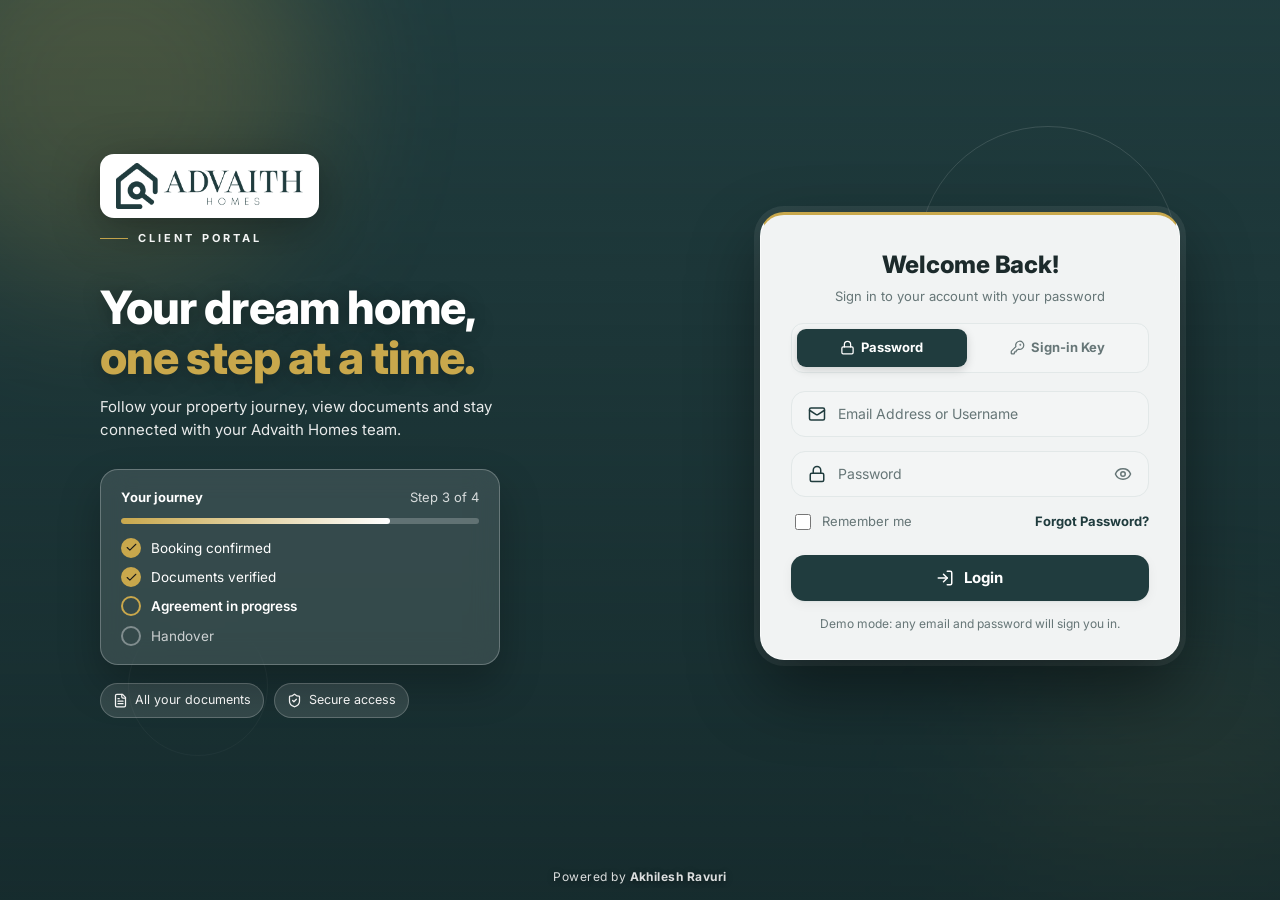
<file: advaithHomesClientPortal/index.html>
<!doctype html>
<html lang="en">
  <head>
    <meta charset="UTF-8" />
    <meta name="viewport" content="width=device-width, initial-scale=1, viewport-fit=cover" />
    <link rel="icon" href="https://advaithhomes.co.uk/favicon.png" />
    <title>ADVAITH HOMES Portal</title>
    <link rel="preconnect" href="https://fonts.googleapis.com" />
    <link rel="preconnect" href="https://fonts.gstatic.com" crossorigin />
    <link href="https://fonts.googleapis.com/css2?family=Inter:wght@400;500;600;700&display=swap" rel="stylesheet" />
    <script type="module" crossorigin src="./assets/index-F3ldjnZI.js"></script>
    <link rel="stylesheet" crossorigin href="./assets/index-BOcl-REx.css">
  </head>
  <body>
    <div id="root"></div>
  </body>
</html>
</file>
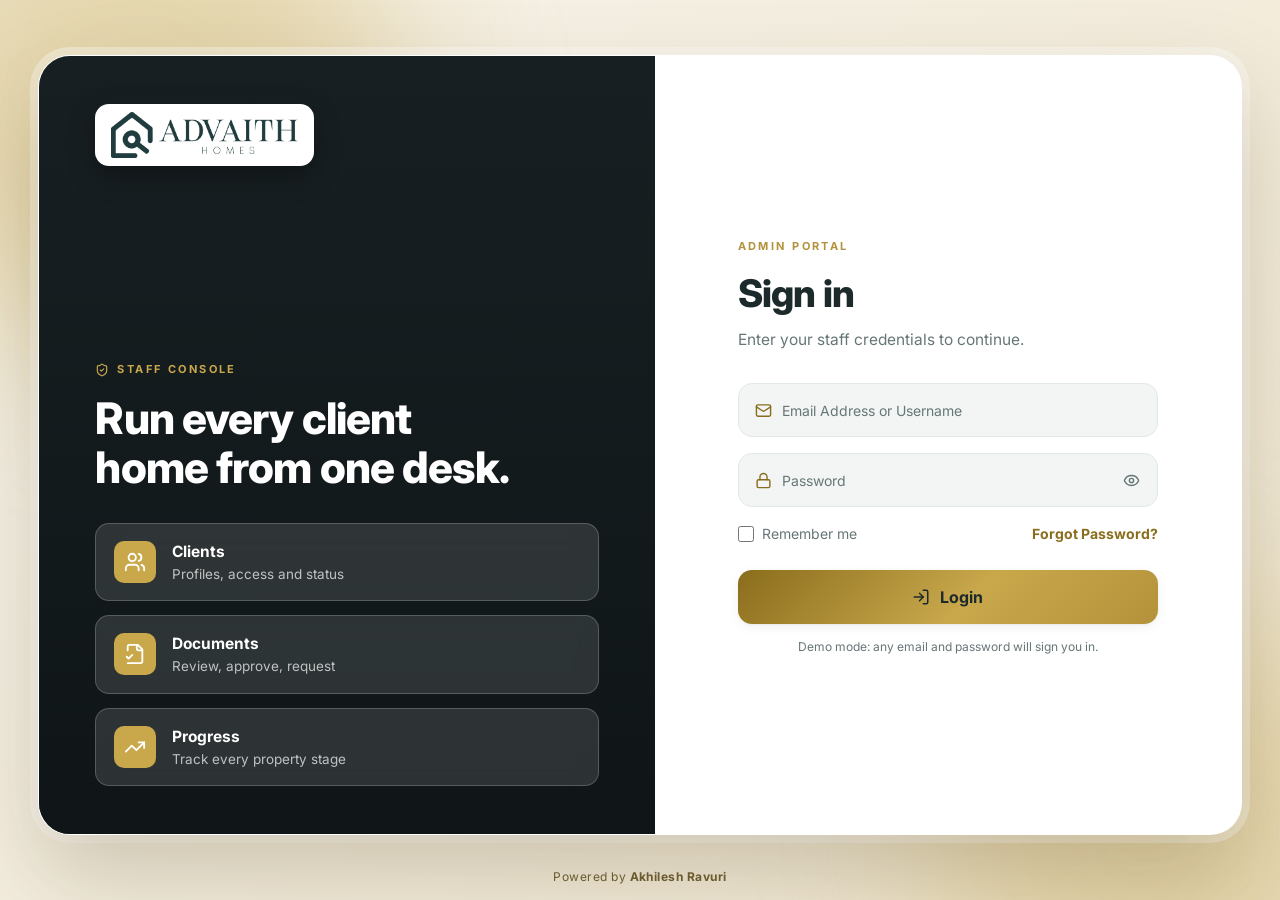
<file: advaithHomesClientPortalAdmin/index.html>
<!doctype html><html lang="en"><head><meta charset="UTF-8"/>
<meta name="viewport" content="width=device-width, initial-scale=1, viewport-fit=cover"/>
<link rel="icon" href="https://advaithhomes.co.uk/favicon.png"/>
<title>ADVAITH HOMES - Admin Portal</title>
<link rel="preconnect" href="https://fonts.googleapis.com"/>
<link rel="preconnect" href="https://fonts.gstatic.com" crossorigin/>
<link href="https://fonts.googleapis.com/css2?family=Inter:wght@400;500;600;700&display=swap" rel="stylesheet"/>
  <script type="module" crossorigin src="./assets/index-Cs32jg1m.js"></script>
  <link rel="stylesheet" crossorigin href="./assets/index-Dpkbcu7M.css">
</head>
<body><div id="root"></div></body></html>
</file>
<file: advaithHomesClientPortal/assets/index-BOcl-REx.css>
:root{--primary: #203c3e;--primary-dark: #162b2d;--primary-soft: #e6eeee;--primary-border: #cfdcdc;--on-primary: #ffffff;--on-primary-soft: rgba(255, 255, 255, .86);--on-primary-muted: rgba(255, 255, 255, .78);--on-primary-hover: rgba(255, 255, 255, .1);--on-primary-line: rgba(255, 255, 255, .12);--on-primary-glass: rgba(255, 255, 255, .15);--secondary: #c9a84c;--secondary-dark: #b3923a;--secondary-hover: #d6b95f;--secondary-soft: #f6efd9;--secondary-text: #8a6d1c;--accent: var(--secondary);--accent-dark: var(--secondary-dark);--accent-soft: var(--secondary-soft);--bg: #f3f5f5;--surface: #ffffff;--text: #1c2a2b;--muted: #667677;--border: #e2e8e8;--dot-idle: #b3bfc0;--unread-bg: #fbfaf3;--success: #1d7a45;--success-bg: #e1f3e8;--warning: #9a6a12;--warning-bg: #fbf0d6;--info: #25619e;--info-bg: #e2edf9;--danger: #b5372b;--danger-bg: #fae4e1;--neutral: #5b6869;--neutral-bg: #eaeeee;--chat-seen: #7fd3ff;--online: #22c55e;--badge-alert: #e5484d;--note-important-border: #eadba6;--note-critical-bg: #fdf0ee;--note-critical-border: #f1c9c4;--ftype-pdf: #d23a2c;--ftype-pdf-bg: #fde8e6;--ftype-doc: #2a5fb5;--ftype-doc-bg: #e1ecfb;--ftype-img-bg: #e1f3e8;--input-bg: #ffffff;--input-disabled-bg: #f0f3f3;--dropzone-border: #cdd8d8;--dropzone-bg: #fafcfc;--scrim: rgba(15, 30, 32, .55);--login-overlay-top: rgba(32, 60, 62, .3);--login-overlay-bottom: rgba(22, 43, 45, .95);--hero-overlay-strong: rgba(32, 60, 62, .97);--hero-overlay-weak: rgba(32, 60, 62, .55);--radius: 6px;--radius-sm: 6px;--shadow: 0 1px 2px rgba(20, 40, 42, .05), 0 3px 12px rgba(20, 40, 42, .05);--shadow-menu: 0 10px 30px rgba(20, 40, 42, .18);--shadow-lg: 0 20px 50px rgba(10, 25, 26, .25);--shadow-drawer: 0 0 40px rgba(0, 0, 0, .35);--shadow-bottom-nav: 0 -4px 16px rgba(20, 40, 42, .08);--sidebar-w: 252px;--header-h: 64px;--font: "Inter", system-ui, -apple-system, "Segoe UI", Roboto, sans-serif}.portal-tooltip{position:fixed;z-index:99999;pointer-events:none;padding:6px 11px;background:var(--primary-dark, #162b2d);color:#fff;border:1px solid rgba(201,168,76,.45);border-radius:6px;font-size:12px;font-weight:600;line-height:1.35;white-space:nowrap;max-width:320px;overflow:hidden;text-overflow:ellipsis;box-shadow:0 6px 18px #00000047;animation:portal-tooltip-in .14s ease-out;transition:opacity .12s ease}.portal-tooltip.is-below{animation-name:portal-tooltip-below}@keyframes portal-tooltip-in{0%{opacity:0;transform:translateY(4px)}to{opacity:1;transform:translateY(0)}}@keyframes portal-tooltip-below{0%{opacity:0;transform:translateY(-4px)}to{opacity:1;transform:translateY(0)}}*,*:before,*:after{box-sizing:border-box}html,body,#root{min-height:100%}html,body{overflow-x:hidden;max-width:100vw}body{margin:0;font-family:var(--font);background:var(--bg);color:var(--text);font-size:14px;line-height:1.5;-webkit-font-smoothing:antialiased}h1,h2,h3,p,dl,dd,ul,ol{margin:0;padding:0}ul,ol{list-style:none}a{color:inherit;text-decoration:none}button{font:inherit;color:inherit}img{max-width:100%;display:block}:focus-visible{outline:2px solid var(--accent);outline-offset:2px}.muted{color:var(--muted)}.small{font-size:12.5px}small{font-size:12.5px;display:block}.stack{display:flex;flex-direction:column;gap:20px}.row{display:flex;align-items:center;gap:10px}.grow{flex:1;min-width:0}.clamp-1,.clamp-2{display:-webkit-box;-webkit-box-orient:vertical;overflow:hidden}.clamp-1{-webkit-line-clamp:1}.clamp-2{-webkit-line-clamp:2}.sidebar{position:fixed;inset:0 auto 0 0;width:var(--sidebar-w);background:var(--primary);color:var(--on-primary);display:flex;flex-direction:column;z-index:60;transition:transform .25s ease}.logo-chip{background:var(--surface);border-radius:14px;padding:9px 16px;display:flex;justify-content:center;align-items:center;box-shadow:var(--shadow)}.logo-chip img{height:44px;width:auto;max-width:100%;object-fit:contain}.nav{flex:1;padding:12px 10px;display:flex;flex-direction:column;gap:2px;overflow-y:auto}.nav-link{display:flex;align-items:center;gap:12px;padding:11px 14px;border-radius:10px;border:0;background:none;width:100%;text-align:left;cursor:pointer;font-weight:500;color:var(--on-primary-muted)}.nav-link:hover{background:var(--on-primary-hover);color:var(--on-primary)}.nav-link.active{background:var(--accent);color:var(--primary-dark);font-weight:600}.nav-badge{margin-left:auto;background:var(--badge-alert);color:var(--on-primary);border-radius:99px;font-size:11px;font-weight:600;min-width:20px;height:20px;display:inline-grid;place-items:center;padding:0 6px}.scrim{display:none}.app-main{margin-left:var(--sidebar-w);min-height:100vh;display:flex;flex-direction:column;transition:margin .25s ease}.is-collapsed .sidebar{transform:translate(-100%)}.is-collapsed .app-main{margin-left:0}.header{position:sticky;top:0;z-index:40;height:var(--header-h);background:var(--surface);border-bottom:1px solid var(--border);display:flex;align-items:center;gap:10px;padding:0 24px}.header-spacer{flex:1}.bell{position:relative}.dot-badge{position:absolute;top:-2px;right:-2px;background:var(--badge-alert);color:var(--on-primary);border-radius:99px;font-size:10px;font-weight:700;min-width:17px;height:17px;display:grid;place-items:center;padding:0 4px}.app-content{padding:16px;width:100%;max-width:1400px;margin:0 auto;flex:1}.card{background:var(--surface);border-radius:var(--radius);box-shadow:var(--shadow);border:1px solid var(--border)}.panel{padding:20px}.panel-head{display:flex;justify-content:space-between;align-items:center;gap:12px;margin-bottom:14px}.panel-head h2{font-size:16px;font-weight:600;display:flex;align-items:center;gap:8px}.panel-head h2 svg{color:var(--accent)}.link-sm{display:inline-flex;align-items:center;gap:4px;color:var(--primary);font-weight:600;font-size:13px;background:none;border:0;cursor:pointer;padding:0}.link-sm:hover{color:var(--secondary-text)}.btn{display:inline-flex;align-items:center;justify-content:center;gap:8px;padding:10px 18px;border-radius:10px;border:1px solid transparent;font-weight:600;cursor:pointer;transition:background .15s,border-color .15s;white-space:nowrap}.btn:disabled,.btn[aria-disabled=true],.btn.is-disabled{opacity:.55;cursor:not-allowed;pointer-events:none}.btn-primary{background:var(--primary);color:var(--on-primary)}.btn-primary:hover:not(:disabled){background:var(--primary-dark)}.btn-accent{background:var(--accent);color:var(--primary-dark)}.btn-accent:hover{background:var(--secondary-hover)}.btn-light{background:var(--surface);color:var(--primary)}.btn-light:hover{background:var(--accent-soft)}.btn-soft{background:var(--primary-soft);color:var(--primary);border-color:var(--primary-border)}.btn-ghost{background:transparent;border-color:transparent;color:var(--text)}.btn-ghost:hover{background:var(--bg)}.btn-secondary{background:var(--surface);color:var(--text);border:1px solid var(--border)}.btn-secondary:hover:not(:disabled){background:var(--bg)}.btn-outline{background:transparent;border:1.5px solid var(--accent);color:var(--accent)}.btn-outline:hover:not(:disabled){background:var(--accent-soft)}.btn-outline-danger{background:transparent;border:1.5px solid var(--danger);color:var(--danger)}.btn-outline-danger:hover:not(:disabled){background:var(--danger-bg)}.btn-danger{background:var(--danger);color:var(--on-primary)}.btn-danger:hover:not(:disabled){background:var(--danger-dark)}.btn-sm{padding:6px 12px;font-size:13px;min-height:32px}.btn-lg{padding:12px 22px;font-size:15px;min-height:46px}.btn-spinner{animation:spin 1s linear infinite}@keyframes spin{0%{transform:rotate(0)}to{transform:rotate(360deg)}}.btn-block{width:100%}.btn-square{padding:10px 14px}.icon-btn{width:36px;height:36px;border-radius:10px;border:1px solid transparent;background:transparent;display:inline-grid;place-items:center;cursor:pointer;color:var(--primary);position:relative;flex-shrink:0;transition:background .15s,border-color .15s,opacity .15s}.icon-btn.outline{border-color:var(--border)}.icon-btn.outline:hover{border-color:var(--accent)}.icon-btn:hover{background:var(--primary-soft)}.icon-btn.danger{color:var(--danger)}.icon-btn.danger:hover{background:var(--danger-bg)}.icon-btn:disabled,.icon-btn[aria-disabled=true],.icon-btn.is-disabled{opacity:.35;cursor:not-allowed;pointer-events:none}.badge{display:inline-block;padding:3px 11px;border-radius:99px;font-size:12px;font-weight:600;white-space:nowrap}.tone-success{background:var(--success-bg);color:var(--success)}.tone-warning{background:var(--warning-bg);color:var(--warning)}.tone-info{background:var(--info-bg);color:var(--info)}.tone-danger{background:var(--danger-bg);color:var(--danger)}.tone-neutral{background:var(--neutral-bg);color:var(--neutral)}.tone-primary{background:var(--primary-soft);color:var(--primary)}.page-header{display:flex;justify-content:space-between;align-items:flex-start;gap:16px;flex-wrap:wrap}.page-header h1{font-size:22px;font-weight:700;display:flex;align-items:center;gap:10px}.page-header h1 svg{color:var(--accent)}.page-header p{margin-top:2px}.toolbar{display:flex;gap:12px;flex-wrap:wrap}.chips{display:flex;gap:6px;flex-wrap:wrap;padding:6px;background:var(--surface);border:1px solid var(--border);border-radius:8px;box-shadow:var(--shadow);flex:1}.chip{display:inline-flex;align-items:center;justify-content:center;gap:5px;padding:7px 13px;border-radius:6px;border:1px solid transparent;background:transparent;font-size:13px;font-weight:600;color:var(--muted);cursor:pointer;transition:background .15s,color .15s,border-color .15s,box-shadow .15s;white-space:nowrap}.chip:hover{background:var(--bg);color:var(--text)}.chip.active,.chip.on{background:var(--primary);border-color:var(--primary);color:var(--on-primary);box-shadow:0 2px 8px #00000024}.avatar{border-radius:50%;object-fit:cover;flex-shrink:0}.avatar-fallback{display:inline-grid;place-items:center;background:var(--primary-soft);color:var(--primary);font-weight:700}.img-fallback{display:grid;place-items:center;background:var(--primary-soft);color:var(--primary)}.empty{padding:40px 20px;text-align:center;color:var(--muted);display:flex;flex-direction:column;align-items:center;gap:6px}.empty h3{color:var(--text);font-size:16px}.loader{display:flex;flex-direction:column;align-items:center;justify-content:center;gap:14px;color:var(--muted);text-align:center}.loader-section{min-height:45vh;padding:40px 16px}.loader-page{min-height:100vh;background:var(--bg)}.loader-label{font-size:13.5px;font-weight:500;letter-spacing:.01em}.loader-inline{display:inline-flex;align-items:center;min-height:1em}@media (prefers-reduced-motion: reduce){*{transition:none!important}}.table-wrap{overflow-x:auto;-webkit-overflow-scrolling:touch;width:100%}.table{width:100%;border-collapse:collapse;min-width:540px}.table th{text-align:left;font-size:12.5px;font-weight:600;color:var(--muted);padding:14px 16px;border-bottom:1px solid var(--border);white-space:nowrap}.table td{padding:12px 16px;border-bottom:1px solid var(--border);vertical-align:middle}.table tr:last-child td{border-bottom:0}.col-actions{text-align:right}.col-actions .actions{justify-content:flex-end}.cell-file{display:flex;align-items:center;gap:12px;min-width:220px}.cell-file small{max-width:280px}.actions{display:flex;align-items:center;gap:4px;flex-wrap:wrap}.only-mobile,.only-mobile-flex{display:none}.hero{border-radius:var(--radius);padding:36px 32px;color:var(--on-primary);background-image:linear-gradient(135deg,var(--hero-overlay-strong) 40%,var(--hero-overlay-weak)),var(--hero-image, none);background-size:cover;background-position:center right;background-color:var(--primary);display:flex;flex-direction:column;align-items:flex-start;gap:12px;min-height:210px;justify-content:center}.hero h1{font-size:32px;line-height:1.15}.hero h1 small{font-size:20px;font-weight:400;margin-bottom:4px}.hero p{max-width:460px;color:var(--on-primary-soft)}.summary-card{display:flex;align-items:center;gap:12px;padding:14px 16px;transition:border-color .15s}.summary-card:hover{border-color:var(--accent)}.summary-card strong{display:block;font-size:20px;line-height:1.1}.summary-card small{color:var(--muted)}.summary-icon{width:42px;height:42px;border-radius:12px;display:grid;place-items:center;flex-shrink:0}.property{display:flex;gap:14px;align-items:flex-start}.property h3{font-size:17px;margin-bottom:4px}.property p{margin-bottom:2px}.property .badge{margin-top:8px}.property-img{width:120px;height:120px;border-radius:10px;object-fit:cover;flex-shrink:0}.list li{display:flex;align-items:center;gap:12px;padding:10px 0;border-bottom:1px solid var(--border)}.list li:last-child{border-bottom:0}.list strong{display:block;font-weight:600}.two-col{display:grid;grid-template-columns:1.4fr 1fr;gap:20px;align-items:start}.two-col.even{grid-template-columns:1fr 1fr}.timeline{display:flex;flex-direction:column}.tl-item{display:flex;gap:14px;position:relative;padding-bottom:22px;background:none}.tl-item:last-child{padding-bottom:0}.tl-item:before{content:"";position:absolute;left:13px;top:32px;bottom:2px;width:2px;background:var(--border)}.tl-item:last-child:before{display:none}.tl-item.tone-success:before{background:var(--success)}.tl-dot{width:28px;height:28px;border-radius:50%;display:grid;place-items:center;flex-shrink:0;background:var(--bg);border:2px solid var(--border)}.tl-item.tone-success .tl-dot{color:var(--success);background:var(--success-bg);border-color:var(--success)}.tl-item.tone-info .tl-dot{color:var(--info);background:var(--info-bg);border-color:var(--info)}.tl-item.tone-neutral .tl-dot{color:var(--dot-idle);background:var(--bg);border-color:var(--border)}.tl-item.tone-warning .tl-dot{color:var(--warning);background:var(--warning-bg);border-color:var(--warning)}.tl-item.tone-danger .tl-dot{color:var(--danger);background:var(--danger-bg);border-color:var(--danger)}.tl-body{flex:1;display:flex;flex-direction:column;gap:6px;min-width:0;align-items:flex-start}.tl-head{display:flex;justify-content:space-between;align-items:flex-start;gap:10px;width:100%}.tl-head h3{font-size:15px}.tl-note{background:var(--accent-soft);padding:8px 12px;border-radius:var(--radius-sm);font-size:13px}.timeline-compact .tl-item{padding-bottom:14px}.timeline-compact .tl-dot{width:24px;height:24px}.latest{display:flex;gap:14px}.latest-img{width:88px;height:88px;border-radius:10px;object-fit:cover;flex-shrink:0}.latest h3{margin-bottom:4px}.hist-icon{width:34px;height:34px;border-radius:50%;display:grid;place-items:center;flex-shrink:0}.notif-list{overflow:hidden}.notif{display:flex;align-items:center;gap:14px;padding:16px 20px;border-bottom:1px solid var(--border);position:relative}.notif:last-child{border-bottom:0}.notif.unread{background:var(--unread-bg)}.notif-icon{width:46px;height:46px;border-radius:50%;display:grid;place-items:center;flex-shrink:0}.notif-icon.sm{width:34px;height:34px}.notif-body{flex:1;min-width:0;display:flex;flex-direction:column;text-align:left;background:none;border:0;cursor:pointer;padding:0;gap:1px}.notif-body strong{font-size:15px}.notif-body:hover strong{text-decoration:underline}.panel .small.muted{margin-top:12px}.toast-container{position:fixed;top:16px;right:16px;z-index:200;display:flex;flex-direction:column;gap:10px;width:min(380px,calc(100vw - 28px))}.toast{display:flex;gap:10px;align-items:center;background:var(--surface);border-left:5px solid;border-radius:var(--radius-sm);padding:12px 14px;box-shadow:var(--shadow-lg);animation:toast-in .2s ease}@keyframes toast-in{0%{opacity:0;transform:translate(16px)}to{opacity:1;transform:none}}.toast span{flex:1;color:var(--text);font-size:13.5px}.toast button{border:0;background:none;cursor:pointer;color:var(--muted);display:grid;place-items:center}.toast.success{border-color:var(--success)}.toast.success svg{color:var(--success)}.toast.error{border-color:var(--danger)}.toast.error svg{color:var(--danger)}.toast.warning{border-color:var(--warning)}.toast.warning svg{color:var(--warning)}.toast.info{border-color:var(--info)}.toast.info svg{color:var(--info)}@media (max-width: 720px){.toast-container{right:50%;transform:translate(50%);top:10px}}.modal-backdrop{position:fixed;top:0;right:0;bottom:0;left:0;background:var(--scrim);z-index:100;display:grid;place-items:center;padding:16px}.modal{background:var(--surface);border-radius:14px;width:100%;max-width:480px;max-height:92vh;display:flex;flex-direction:column;box-shadow:var(--shadow-lg)}.modal-wide{max-width:860px}.modal-head{display:flex;justify-content:space-between;align-items:center;padding:16px 20px;border-bottom:1px solid var(--border)}.modal-head h2{font-size:17px;overflow-wrap:anywhere}.modal-body{padding:20px;overflow-y:auto}.modal-foot{padding:14px 20px;border-top:1px solid var(--border);display:flex;justify-content:flex-end;gap:10px}.preview-frame{width:100%;height:65vh;border:1px solid var(--border);border-radius:8px}.preview-img{max-height:65vh;margin:0 auto;border-radius:8px}.logo{display:flex;align-items:center}.logo img{width:auto;max-width:100%;object-fit:contain}.logo-text{color:var(--primary);font-weight:700;white-space:nowrap}.logo .logo-text{color:var(--on-primary)}.sidebar-logo{padding:20px 18px 10px;display:flex;flex-direction:column;align-items:flex-start;gap:6px;position:relative}.sidebar-tag{color:var(--on-primary-muted);font-size:12.5px;padding-left:4px}.drawer-close{display:none;position:absolute;top:12px;right:10px;color:var(--on-primary)}.sidebar-foot{border-top:1px solid var(--on-primary-line);margin:0 10px 10px;padding:10px 0}.menu{position:fixed;z-index:120;min-width:170px;background:var(--surface);border:1px solid var(--border);border-radius:6px;box-shadow:var(--shadow-menu);padding:5px;display:flex;flex-direction:column;gap:2px;animation:menu-in .12s cubic-bezier(.16,1,.3,1)}.menu.up{transform-origin:bottom right}@keyframes menu-in{0%{opacity:0;transform:scale(.96)}to{opacity:1;transform:scale(1)}}.menu button,.user-menu a,.user-menu button{display:flex;align-items:center;gap:9px;padding:8px 12px;border:0;background:none;border-radius:6px;cursor:pointer;text-align:left;width:100%;color:var(--text);font-weight:500;font-size:13px}.menu button:hover,.user-menu a:hover,.user-menu button:hover{background:var(--bg)}.menu button.danger{color:var(--danger)}.user-wrap{position:relative}.user-menu{position:absolute;right:0;top:calc(100% + 6px);min-width:170px;background:var(--surface);border:1px solid var(--border);border-radius:10px;box-shadow:var(--shadow-menu);padding:6px;z-index:60;color:var(--text)}.header-user{display:flex;align-items:center;gap:8px;padding:4px 8px 4px 4px;border-radius:99px;font-weight:600;background:none;border:0;cursor:pointer;color:inherit}.header-user:hover{background:var(--bg)}.header-logo{display:none;align-items:center;gap:10px;color:var(--on-primary);font-weight:600;font-size:13px}.ftype{width:38px;height:38px;border-radius:9px;display:inline-grid;place-items:center;font-size:10px;font-weight:800;letter-spacing:.02em;flex-shrink:0}.ftype-pdf{background:var(--ftype-pdf-bg);color:var(--ftype-pdf)}.ftype-doc{background:var(--ftype-doc-bg);color:var(--ftype-doc)}.ftype-img{background:var(--ftype-img-bg);color:var(--success)}.ftype-file{background:var(--neutral-bg);color:var(--neutral)}.pagination{display:flex;justify-content:space-between;align-items:center;gap:12px;flex-wrap:wrap;padding-top:4px}.pagination-info{margin-right:auto}.pagination-btns{display:flex;align-items:center;gap:6px;flex-wrap:wrap;margin-left:auto}.pagination button{min-width:36px;height:36px;padding:0 10px;border-radius:6px;border:1px solid var(--border);background:var(--surface);cursor:pointer;display:inline-flex;align-items:center;justify-content:center;gap:4px;font-weight:600;font-size:13px;transition:border-color .15s,background .15s}.pagination button:hover:not(:disabled):not(.active){border-color:var(--primary);background:var(--bg)}.pagination button.active{background:var(--primary);border-color:var(--primary);color:var(--on-primary)}.pagination button:disabled{opacity:.45;cursor:default}.summary-grid{display:grid;grid-template-columns:repeat(4,1fr);gap:14px}.dash-grid{display:grid;grid-template-columns:1fr 1.35fr;gap:20px;align-items:stretch}.stepper-wrap{display:none}.property .btn{margin-top:12px;display:flex;width:fit-content}.stepper{display:flex;overflow-x:auto;padding-bottom:4px;scrollbar-width:none;-ms-overflow-style:none}.stepper::-webkit-scrollbar{display:none}.step{flex:1 0 78px;display:flex;flex-direction:column;align-items:center;gap:8px;text-align:center;position:relative;color:var(--muted);background:none}.step:before{content:"";position:absolute;top:13px;right:50%;width:100%;height:2px;background:var(--border)}.step:first-child:before{display:none}.step.tone-success:before,.step.tone-info:before{background:var(--success)}.step-dot{position:relative;z-index:1;width:28px;height:28px;border-radius:50%;display:grid;place-items:center;background:var(--bg);border:2px solid var(--border)}.step.tone-success .step-dot{color:var(--success);background:var(--success-bg);border-color:var(--success)}.step.tone-info .step-dot{color:var(--info);background:var(--info-bg);border-color:var(--info)}.step.tone-neutral .step-dot{color:var(--dot-idle);background:var(--bg);border-color:var(--border)}.step.tone-warning .step-dot{color:var(--warning);background:var(--warning-bg);border-color:var(--warning)}.step.tone-danger .step-dot{color:var(--danger);background:var(--danger-bg);border-color:var(--danger)}.step.tone-success small,.step.tone-info small{color:var(--text);font-weight:500}.notes-list{display:flex;flex-direction:column;gap:12px}.note-card{display:flex;gap:14px;padding:16px 18px;align-items:flex-start}.note-card.priority-important{background:var(--accent-soft);border-color:var(--note-important-border)}.note-card.priority-critical{background:var(--note-critical-bg);border-color:var(--note-critical-border)}.note-icon{width:38px;height:38px;border-radius:50%;display:grid;place-items:center;flex-shrink:0}.note-main{flex:1;min-width:0;display:flex;flex-direction:column;gap:4px;align-items:flex-start}.note-main h3{font-size:15px}.note-side{display:flex;flex-direction:column;align-items:flex-end;gap:4px;text-align:right;flex-shrink:0}.note-card.compact{padding:12px 14px}.notif-meta{text-align:right;display:flex;flex-direction:column;gap:4px;align-items:flex-end}.notif-meta small{display:flex;align-items:center;gap:8px}.unread-dot{width:8px;height:8px;background:var(--badge-alert);border-radius:50%;display:inline-block}.chev{color:var(--muted);flex-shrink:0}body{background:radial-gradient(900px 500px at 105% -10%,color-mix(in srgb,var(--primary) 16%,transparent),transparent 65%),radial-gradient(800px 480px at -10% 110%,color-mix(in srgb,var(--primary) 12%,transparent),transparent 65%),url("data:image/svg+xml,%3Csvg xmlns='http://www.w3.org/2000/svg' width='760' height='460' viewBox='0 0 760 460' fill='none' stroke='%23c9a84c' stroke-opacity='.22' stroke-width='1.6' stroke-linecap='round' stroke-linejoin='round'%3E%3Cpath d='M20 420h720'/%3E%3Cpath d='M120 420V250h300v170'/%3E%3Cpath d='M100 250h340M140 250V222h260v28'/%3E%3Cpath d='M300 222V150h250v270'/%3E%3Cpath d='M280 150h290'/%3E%3Cpath d='M330 185h80v50h-80zM440 185h80v50h-80z'/%3E%3Cpath d='M370 185v50M480 185v50'/%3E%3Cpath d='M150 285h90v60h-90zM260 285h90v60h-90z'/%3E%3Cpath d='M195 285v60M305 285v60'/%3E%3Cpath d='M420 420V300h100v120'/%3E%3Cpath d='M470 300v120'/%3E%3Cpath d='M620 420v-90M620 370c-40-10-60-40-55-75 35 8 55 35 55 75zM620 350c35-10 55-38 52-70-32 6-52 32-52 70z'/%3E%3Cpath d='M120 420v-14h60v14M140 406v-14h40v14'/%3E%3Cpath d='M60 90h120M60 106h80M600 60h110M620 76h70'/%3E%3C/svg%3E") right 24px bottom 0 / min(760px,62vw) no-repeat,url("data:image/svg+xml,%3Csvg xmlns='http://www.w3.org/2000/svg' width='1600' height='900' viewBox='0 0 1600 900' preserveAspectRatio='xMidYMid slice' fill='none' stroke='%23c9a84c' stroke-opacity='.10' stroke-width='1.3' stroke-linecap='round'%3E%3Cpath d='M-20 140C240 60 420 260 700 170S1180 40 1640 190'/%3E%3Cpath d='M-30 330C180 260 380 430 620 350S1060 230 1300 330 1560 300 1650 360'/%3E%3Cpath d='M-20 560C260 480 360 700 640 620S980 470 1250 580 1520 700 1650 610'/%3E%3Cpath d='M-30 780C200 720 460 900 760 810S1180 700 1650 830'/%3E%3Cpath d='M120 -20C200 220 80 420 260 560S330 800 280 920'/%3E%3Cpath d='M820 -20C720 180 940 340 860 520S1000 760 940 920'/%3E%3Cpath d='M1380 -20C1300 160 1500 330 1420 520S1540 760 1470 920'/%3E%3Cpath d='M300 40L520 300M980 120L1180 380M1180 560L1420 760M60 640L250 860'/%3E%3C/svg%3E") center / cover no-repeat,var(--bg);background-attachment:fixed}.sidebar{background:radial-gradient(420px 260px at 0% 0%,color-mix(in srgb,var(--accent, #c9a84c) 22%,transparent),transparent 70%),radial-gradient(320px 240px at 100% 100%,color-mix(in srgb,var(--accent, #c9a84c) 14%,transparent),transparent 70%),linear-gradient(180deg,var(--primary) 0%,var(--primary-dark) 100%);border-right:1px solid color-mix(in srgb,var(--accent, #c9a84c) 35%,transparent);box-shadow:4px 0 24px #0000002e}.sidebar:before{content:"";position:absolute;left:0;right:0;bottom:0;height:200px;pointer-events:none;background:url("data:image/svg+xml,%3Csvg xmlns='http://www.w3.org/2000/svg' width='280' height='200' viewBox='0 0 280 200' fill='none' stroke='%23ffffff' stroke-opacity='.16' stroke-width='1.4' stroke-linecap='round' stroke-linejoin='round'%3E%3Cpath d='M0 190h280'/%3E%3Cpath d='M20 190v-70h70v70M12 120h86M35 190v-26h22v26M30 140h12v10H30zM66 140h12v10H66z'/%3E%3Cpath d='M110 190V90l45-34 45 34v100M98 94l57-42 57 42M140 190v-40h30v40M125 110h20v20h-20zM165 110h20v20h-20z'/%3E%3Cpath d='M215 190v-56h55v56M208 134h69M232 190v-22h18v22'/%3E%3C/svg%3E") center bottom / 100% auto no-repeat;opacity:.9}.sidebar .nav-link,.sidebar .nav{transition:background .15s,color .15s,box-shadow .15s}.sidebar .nav-link.active,.sidebar .nav.on{box-shadow:0 6px 16px #00000047,inset 3px 0 #ffffff8c}.sidebar:after{content:"";position:absolute;top:0;right:0;bottom:0;left:0;pointer-events:none;background:url("data:image/svg+xml,%3Csvg xmlns='http://www.w3.org/2000/svg' width='300' height='900' viewBox='0 0 300 900' preserveAspectRatio='xMidYMid slice' fill='none' stroke='%23ffffff' stroke-opacity='.07' stroke-width='1.2' stroke-linecap='round'%3E%3Cpath d='M-10 80C90 40 160 140 310 90'/%3E%3Cpath d='M-10 220C70 180 190 300 310 230'/%3E%3Cpath d='M-10 400C110 350 140 480 310 420'/%3E%3Cpath d='M-10 560C60 520 200 620 310 570'/%3E%3Cpath d='M-10 700C100 660 180 760 310 710'/%3E%3Cpath d='M40 -10C100 160 -10 300 70 460S30 700 90 910'/%3E%3Cpath d='M230 -10C170 140 280 320 200 480S270 720 210 910'/%3E%3Cpath d='M20 300L140 180M160 640L290 520'/%3E%3C/svg%3E") center / cover no-repeat}.tl-item{padding-bottom:26px}.tl-dot{width:32px;height:32px;box-shadow:0 0 0 4px var(--surface);transition:transform .2s,box-shadow .2s}.tl-item:before{left:15px;top:36px;width:3px;border-radius:3px}.tl-item.tone-success:before{background:linear-gradient(180deg,var(--success),color-mix(in srgb,var(--success) 55%,var(--info)))}.tl-item.tone-success .tl-dot{background:var(--success);border-color:var(--success);color:var(--on-primary);box-shadow:0 0 0 4px var(--surface),0 4px 10px color-mix(in srgb,var(--success) 40%,transparent)}.tl-item.tone-info .tl-dot{background:var(--surface);border-width:3px;animation:tl-pulse 2s ease-out infinite}.tl-item.tone-neutral .tl-dot{border-style:dashed}.tl-item.tone-neutral .tl-head h3{color:var(--muted)}.tl-item:hover .tl-dot{transform:scale(1.08)}.tl-item.tone-info .tl-body{padding:10px 14px;margin-top:-6px;border-radius:12px;background:color-mix(in srgb,var(--info) 7%,var(--surface));border:1px solid color-mix(in srgb,var(--info) 22%,transparent)}.timeline-compact .tl-item:before{left:11px;top:28px}@keyframes tl-pulse{0%{box-shadow:0 0 0 4px var(--surface),0 0 0 4px color-mix(in srgb,var(--info) 45%,transparent)}to{box-shadow:0 0 0 4px var(--surface),0 0 0 14px transparent}}@media (prefers-reduced-motion: reduce){.tl-item.tone-info .tl-dot{animation:none}}@media (max-width: 720px){.progress-page .tl-item:before{left:15px;top:34px}.progress-page .tl-dot{width:32px;height:32px}}.loader-house{position:relative;width:74px;height:74px;display:grid;place-items:center;color:var(--primary)}.loader-house svg{width:30px;height:30px;animation:loader-bob 1.8s ease-in-out infinite}.loader-ring{position:absolute;top:0;right:0;bottom:0;left:0;border-radius:50%;border:3px solid color-mix(in srgb,var(--primary) 14%,transparent);border-top-color:var(--primary);border-right-color:color-mix(in srgb,var(--primary) 45%,transparent);animation:loader-spin 1.1s linear infinite}.loader-ring-2{top:-9px;right:-9px;bottom:-9px;left:-9px;border-width:2px;border-top-color:transparent;border-right-color:transparent;border-bottom-color:color-mix(in srgb,var(--primary) 55%,transparent);animation:loader-spin 2.2s linear infinite reverse}.loader-house:before{content:"";position:absolute;top:8px;right:8px;bottom:8px;left:8px;border-radius:50%;background:color-mix(in srgb,var(--primary) 10%,transparent);animation:loader-halo 1.8s ease-in-out infinite}.loader-label{color:var(--text)}.loader-dots{display:inline-flex;gap:5px;margin-top:-6px}.loader-dots i{width:6px;height:6px;border-radius:50%;background:var(--primary);opacity:.3;animation:loader-dot 1.2s ease-in-out infinite}.loader-dots i:nth-child(2){animation-delay:.2s}.loader-dots i:nth-child(3){animation-delay:.4s}.loader-page .loader-house{width:88px;height:88px}.loader-page .loader-house svg{width:36px;height:36px}@keyframes loader-spin{to{transform:rotate(360deg)}}@keyframes loader-bob{50%{transform:translateY(-3px)}}@keyframes loader-halo{50%{transform:scale(1.12);opacity:.6}}@keyframes loader-dot{50%{opacity:1;transform:translateY(-3px)}}@media (prefers-reduced-motion: reduce){.loader-house svg,.loader-house:before,.loader-dots i{animation:none}.loader-ring{animation-duration:3s}}.net-banner{position:fixed;top:0;left:0;right:0;z-index:9999;display:flex;align-items:center;justify-content:center;gap:8px;padding:10px 16px;font-size:13.5px;font-weight:600;text-align:center;color:#fff;box-shadow:0 6px 20px #0003;animation:net-in .3s ease-out}.net-off{background:#c0392b}.net-on{background:#1e8e5a}@keyframes net-in{0%{transform:translateY(-100%)}to{transform:none}}*{scrollbar-width:thin;scrollbar-color:var(--scrollbar, #cfd9d9) transparent}::-webkit-scrollbar{width:5px;height:5px}::-webkit-scrollbar-track{background:transparent}::-webkit-scrollbar-thumb{background:var(--scrollbar, #cfd9d9);border-radius:999px}::-webkit-scrollbar-thumb:hover{background:var(--muted, #667677)}::-webkit-scrollbar-button{display:none}.punit-grid{display:grid;grid-template-columns:repeat(auto-fill,minmax(min(100%,300px),1fr));gap:20px;margin-top:14px}.punit-card{position:relative;display:flex;flex-direction:column;text-align:left;padding:0;border-radius:6px;border:1.5px solid var(--border);background:var(--surface);overflow:hidden;cursor:pointer;font:inherit;color:var(--text);box-shadow:0 6px 20px #10181c0f;transition:transform .22s ease,box-shadow .22s ease,border-color .22s ease}.punit-card:hover{transform:translateY(-3px);box-shadow:0 14px 32px #10181c1f;border-color:color-mix(in srgb,var(--primary) 55%,var(--border))}.punit-card.on{border-color:var(--primary);box-shadow:0 0 0 3px color-mix(in srgb,var(--primary) 24%,transparent),0 14px 32px #10181c1f}.punit-card.rejected{border-color:color-mix(in srgb,var(--danger, #b5372b) 42%,var(--border));background:linear-gradient(180deg,var(--surface) 0%,color-mix(in srgb,var(--danger-bg, #fae4e1) 28%,var(--surface)) 100%)}.punit-card.rejected.on{border-color:var(--danger, #b5372b);box-shadow:0 0 0 3px color-mix(in srgb,var(--danger, #b5372b) 24%,transparent),0 14px 32px #b5372b24}.punit-media{position:relative;width:100%;height:184px;overflow:hidden;background:var(--bg)}.punit-media .punit-img{width:100%;height:100%;object-fit:cover;display:block;transition:transform .45s ease}.punit-card:hover .punit-media .punit-img{transform:scale(1.05)}.punit-placeholder{display:grid;place-items:center;color:var(--muted)}.punit-media:after{content:"";position:absolute;top:0;right:0;bottom:0;left:0;background:linear-gradient(180deg,#0c14166b,#0c14162e 45%,#0c14169e);pointer-events:none}.punit-badges{position:absolute;top:12px;left:12px;right:12px;z-index:2;display:flex;justify-content:space-between;align-items:center;gap:8px}.punit-type{padding:4px 11px;border-radius:999px;font-size:11px;font-weight:700;letter-spacing:.02em;background:#ffffffeb;color:#1c2a2b;-webkit-backdrop-filter:blur(8px);backdrop-filter:blur(8px);box-shadow:0 2px 10px #0000002e}.punit-stage-pill{position:absolute;left:50%;top:56%;transform:translate(-50%,-50%);z-index:2;display:inline-flex;align-items:center;gap:10px;max-width:calc(100% - 28px);padding:8px 16px;border-radius:999px;background:#101a1cd1;color:#fff;border:1px solid rgba(255,255,255,.28);backdrop-filter:blur(12px);-webkit-backdrop-filter:blur(12px);box-shadow:0 10px 26px #00000059}.punit-stage-pill div{min-width:0;text-align:left}.punit-stage-pill small{display:block;font-size:9.5px;font-weight:700;text-transform:uppercase;letter-spacing:.1em;color:#e6c66e;line-height:1.1}.punit-stage-pill b{display:block;font-size:13px;font-weight:700;color:#fff;white-space:nowrap;overflow:hidden;text-overflow:ellipsis;line-height:1.3}.punit-stage-dot{width:9px;height:9px;border-radius:50%;flex-shrink:0;background:#4ade80;box-shadow:0 0 0 4px #4ade8040}.punit-stage-pill.rejected{background:#801814e0;border-color:#ffbeb973}.punit-stage-pill.rejected small{color:#ffcdd2}.punit-stage-pill.rejected .punit-stage-dot{background:#ff8a80;box-shadow:0 0 0 4px #ff8a8047}.punit-body{padding:16px 18px;display:flex;flex-direction:column;gap:12px;flex:1}.punit-top{display:flex;justify-content:space-between;align-items:flex-start;gap:10px}.punit-heading{min-width:0;flex:1}.punit-name{display:block;font-size:16.5px;font-weight:800;letter-spacing:-.01em;line-height:1.3;color:var(--text)}.punit-addr{display:inline-flex;align-items:center;gap:5px;color:var(--muted);font-size:12.5px;margin-top:4px}.punit-reject-note{margin:0;padding:8px 10px;border-radius:6px;font-size:12px;line-height:1.4;background:var(--danger-bg, #fae4e1);color:var(--danger, #b5372b);border:1px solid color-mix(in srgb,var(--danger, #b5372b) 25%,transparent);display:flex;align-items:flex-start;gap:7px}.punit-reject-note svg{flex:none;margin-top:2px}.punit-reject-note span{display:-webkit-box;-webkit-line-clamp:2;-webkit-box-orient:vertical;overflow:hidden}.punit-foot{margin-top:auto;padding-top:10px;border-top:1px solid var(--border);display:flex;flex-direction:column;gap:8px}.punit-steps{display:flex;gap:5px;height:7px}.punit-step{flex:1;border-radius:999px;background:var(--border);transition:background .25s ease}.punit-step.Completed{background:var(--success, #1d7a45)}.punit-step.InProgress{background:var(--primary)}.punit-step.OnHold,.punit-step.RequiresAction{background:var(--warning, #9a6a12)}.punit-step.Rejected{background:var(--danger, #b5372b)}.punit-meta{display:flex;justify-content:space-between;align-items:center;gap:8px;font-size:12.5px}.punit-meta b{font-weight:700;color:var(--text);white-space:nowrap}.punit-meta span{color:var(--muted);font-weight:500;white-space:nowrap}.punit-card.rejected .punit-meta b{color:var(--danger, #b5372b)}.punit-reject-banner{margin-bottom:12px;padding:11px 14px;border-radius:6px;border:1px solid color-mix(in srgb,var(--danger, #b5372b) 35%,transparent);background:var(--danger-bg, #fae4e1);color:var(--danger, #b5372b);display:flex;align-items:center;gap:10px;font-size:13.5px}.bar.bar-rejected>i{background:var(--danger, #b5372b)}.dot.Rejected{background:var(--danger, #b5372b)}.modal.xl{max-width:960px;width:calc(100vw - 32px)}.rte-xl .rte .ck.ck-editor__main>.ck-editor__editable{min-height:420px;max-height:680px;font-size:15px;line-height:1.65;padding:14px 18px}.punit-owners{display:flex;align-items:center;gap:6px;flex-wrap:wrap}.punit-owners-label{display:inline-flex;align-items:center;gap:4px;font-size:11.5px;font-weight:600;color:var(--muted)}.punit-owner-chip{display:inline-flex;align-items:center;gap:5px;padding:3px 9px;border-radius:999px;border:1px solid var(--border);background:var(--bg);color:var(--text);font:inherit;font-size:11.5px;font-weight:600;cursor:pointer;transition:border-color .15s,background .15s}.punit-owner-chip:hover{border-color:var(--primary);background:var(--primary-soft, rgba(201,168,76,.15))}.punit-owner-chip small{color:var(--muted);font-weight:500}.punit-shared-pill{display:inline-flex;align-items:center;gap:4px;padding:3px 8px;border-radius:999px;font-size:11px;font-weight:600;background:var(--primary-soft, rgba(201,168,76,.15));color:var(--primary);white-space:nowrap}.punit-dossier{padding:14px 18px;border-radius:6px;background:var(--bg);border:1px solid var(--border);font-size:14px;line-height:1.65;width:100%;max-width:100%;box-sizing:border-box;min-width:0;overflow-wrap:break-word;word-break:break-word}.punit-dossier h2,.punit-dossier h3{margin:12px 0 6px;color:var(--text);overflow-wrap:break-word;word-break:break-word}.punit-dossier h2:first-child,.punit-dossier h3:first-child{margin-top:0}.punit-dossier ul,.punit-dossier ol{padding-left:20px;margin:10px 0}.punit-dossier li{margin-bottom:5px;overflow-wrap:break-word;word-break:break-word}.punit-dossier .table-wrap{width:100%;max-width:100%;overflow-x:auto;-webkit-overflow-scrolling:touch;margin:12px 0;border-radius:6px}.punit-dossier table{width:100%;min-width:460px;border-collapse:collapse;background:var(--surface);border-radius:6px}.punit-dossier th,.punit-dossier td{padding:9px 12px;border:1px solid var(--border);text-align:left;font-size:13px;white-space:nowrap}.punit-dossier th{background:var(--primary-soft, rgba(201,168,76,.15));font-weight:700}.punit-dossier blockquote{margin:10px 0;padding:8px 14px;border-left:3px solid var(--primary);background:var(--surface);border-radius:0 6px 6px 0;color:var(--muted);overflow-wrap:break-word;word-break:break-word}.punit-card.on-hold{border-color:color-mix(in srgb,var(--warning, #9a6a12) 42%,var(--border));background:linear-gradient(180deg,var(--surface) 0%,color-mix(in srgb,var(--warning-bg, #fdf3d8) 32%,var(--surface)) 100%)}.punit-stage-pill.on-hold{background:#764e0ce0;border-color:#ffe09673}.punit-stage-pill.on-hold small{color:#ffe082}.punit-stage-pill.on-hold .punit-stage-dot{background:#ffb74d;box-shadow:0 0 0 4px #ffb74d47}.punit-reject-note.hold,.punit-reject-banner.hold{background:var(--warning-bg, #fdf3d8);color:var(--warning, #9a6a12);border-color:color-mix(in srgb,var(--warning, #9a6a12) 30%,transparent)}.punit-my-decision{display:flex;flex-direction:column;gap:12px}.punit-my-decision-top{display:flex;justify-content:space-between;align-items:center;gap:12px;flex-wrap:wrap}.punit-decision-btns{display:flex;align-items:center;gap:8px;flex-wrap:wrap}.punit-dec-btn{display:inline-flex;align-items:center;gap:6px;padding:7px 13px;border-radius:999px;border:1.5px solid var(--border);background:var(--surface);color:var(--text);font:inherit;font-size:12.5px;font-weight:700;cursor:pointer;transition:all .15s ease}.punit-dec-btn.ok.active,.punit-dec-btn.ok:hover{border-color:var(--success, #1d7a45);background:color-mix(in srgb,var(--success, #1d7a45) 14%,var(--surface));color:var(--success, #1d7a45)}.punit-dec-btn.hold.active,.punit-dec-btn.hold:hover{border-color:var(--warning, #9a6a12);background:color-mix(in srgb,var(--warning, #9a6a12) 15%,var(--surface));color:var(--warning, #9a6a12)}.punit-dec-btn.reject.active,.punit-dec-btn.reject:hover{border-color:var(--danger, #b5372b);background:color-mix(in srgb,var(--danger, #b5372b) 14%,var(--surface));color:var(--danger, #b5372b)}.punit-my-note-row{display:flex;gap:10px;align-items:center;flex-wrap:wrap}.punit-my-note-row .inp{flex:1;min-width:220px;padding:9px 12px;border-radius:6px;border:1px solid var(--border);background:var(--bg);font:inherit;font-size:13.5px;color:var(--text)}.punit-open-cta{display:flex;align-items:center;justify-content:space-between;gap:6px;padding-top:8px;margin-top:2px;border-top:1px dashed var(--border);font-size:12.5px;font-weight:700;color:var(--primary)}.punit-card:hover .punit-open-cta svg{transform:translate(3px)}.punit-open-cta svg{transition:transform .18s ease}.punit-inside-topbar{display:flex;align-items:center;justify-content:space-between;gap:12px;flex-wrap:wrap;padding:10px 14px;border-radius:6px;background:var(--surface);border:1px solid var(--border);box-shadow:var(--shadow)}.punit-inside-nav-left,.punit-inside-nav-right{display:flex;align-items:center;gap:8px;flex-wrap:wrap}.punit-breadcrumb-sep{color:var(--muted);font-weight:500}.punit-breadcrumb-cur{font-size:14px;font-weight:700;color:var(--text)}.punit-hero-card{display:grid;grid-template-columns:minmax(0,320px) minmax(0,1fr);gap:20px;padding:18px;border-radius:6px;align-items:center}.punit-hero-card.rejected{border-color:color-mix(in srgb,var(--danger, #b5372b) 42%,var(--border));background:linear-gradient(180deg,var(--surface) 0%,color-mix(in srgb,var(--danger-bg, #fae4e1) 24%,var(--surface)) 100%)}.punit-hero-card.on-hold{border-color:color-mix(in srgb,var(--warning, #9a6a12) 42%,var(--border));background:linear-gradient(180deg,var(--surface) 0%,color-mix(in srgb,var(--warning-bg, #fdf3d8) 28%,var(--surface)) 100%)}.punit-hero-media{position:relative;border-radius:6px;overflow:hidden;width:100%;height:215px;max-height:215px;background:var(--bg)}.punit-hero-img{width:100%;height:215px;max-height:215px;object-fit:cover;display:block}.punit-hero-media:after{content:"";position:absolute;top:0;right:0;bottom:0;left:0;background:linear-gradient(180deg,#0c141666,#0c141626 45%,#0c14169e);pointer-events:none}.punit-hero-info{display:flex;flex-direction:column;justify-content:space-between;gap:14px;min-width:0}.punit-hero-head{display:flex;justify-content:space-between;align-items:flex-start;gap:12px;flex-wrap:wrap}.punit-id-tag{display:inline-block;font-size:11px;font-weight:700;text-transform:uppercase;letter-spacing:.06em;color:var(--muted);margin-bottom:3px}.punit-hero-head h1,.punit-hero-head h2{margin:0;font-size:22px;font-weight:800;line-height:1.25}.punit-hero-addr{display:inline-flex;align-items:center;gap:5px;margin:5px 0 0;color:var(--muted);font-size:13.5px}.punit-hero-progress{display:flex;flex-direction:column;gap:9px;padding-top:12px;border-top:1px solid var(--border)}.punit-stage-chips{display:flex;flex-wrap:wrap;gap:6px;margin-top:2px}.punit-mini-stage{font-size:11.5px;padding:4px 9px;border-radius:6px;border:1px solid var(--border);background:var(--bg);color:var(--muted)}.punit-mini-stage b{color:var(--text)}.punit-mini-stage.st-Completed{border-color:color-mix(in srgb,var(--success, #1d7a45) 35%,var(--border));background:color-mix(in srgb,var(--success-bg, #e1f3e8) 60%,var(--surface));color:var(--success, #1d7a45)}.punit-mini-stage.st-InProgress{border-color:color-mix(in srgb,var(--primary) 45%,var(--border));background:color-mix(in srgb,var(--primary-soft) 65%,var(--surface))}.punit-mini-stage.st-Rejected{border-color:color-mix(in srgb,var(--danger, #b5372b) 40%,var(--border));background:color-mix(in srgb,var(--danger-bg, #fae4e1) 60%,var(--surface));color:var(--danger, #b5372b)}@media (max-width: 860px){.punit-hero-card{grid-template-columns:1fr}.punit-hero-media,.punit-hero-img{min-height:200px;max-height:240px}}.bnotify-bar{display:flex;align-items:center;justify-content:space-between;gap:14px;flex-wrap:wrap;padding:14px 18px}.bnotify-info{display:flex;align-items:center;gap:12px;min-width:0;flex:1}.bnotify-icon{width:40px;height:40px;border-radius:6px;display:grid;place-items:center;flex-shrink:0;background:var(--neutral-bg, #eaeeee);color:var(--muted)}.bnotify-icon.on{background:var(--success-bg, #e1f3e8);color:var(--success, #1d7a45)}.bnotify-title-row,.bnotify-actions{display:flex;align-items:center;gap:8px;flex-wrap:wrap}.site-down-screen{min-height:100vh;width:100%;display:grid;place-items:center;padding:24px 16px;background:radial-gradient(800px 450px at 15% 15%,rgba(201,168,76,.18),transparent 70%),radial-gradient(700px 420px at 85% 85%,rgba(32,60,62,.22),transparent 70%),linear-gradient(155deg,#122325,#1d3638 55%,#162b2d);color:#fff}.site-down-card{width:100%;max-width:580px;padding:36px 34px;border-radius:6px;background:#fffffff7;color:var(--text, #1c2a2b);border:1.5px solid rgba(201,168,76,.45);box-shadow:0 24px 60px #00000061;display:flex;flex-direction:column;align-items:center;text-align:center;gap:16px}.site-down-brand{display:inline-flex;align-items:center;gap:10px;font-weight:800;font-size:15px;color:var(--primary, #203c3e)}.site-down-logo{width:38px;height:38px;border-radius:6px;background:var(--primary, #203c3e);color:#e6c66e;display:grid;place-items:center}.site-down-pill{display:inline-flex;align-items:center;gap:6px;padding:5px 12px;border-radius:6px;background:var(--warning-bg, #fbf0d6);color:var(--warning, #9a6a12);font-size:12px;font-weight:700;text-transform:uppercase;letter-spacing:.06em}.site-down-card h1{margin:0;font-size:24px;font-weight:800;line-height:1.25;color:var(--text, #1c2a2b)}.site-down-msg{margin:0;font-size:14.5px;line-height:1.65;color:var(--muted, #5c6c6d);max-width:480px}.site-down-eta{display:inline-flex;align-items:center;gap:8px;padding:10px 16px;border-radius:6px;background:var(--primary-soft, #e6eeee);color:var(--primary, #203c3e);font-size:13.5px}.site-down-actions{margin-top:4px}.site-down-contact{width:100%;margin-top:8px;padding-top:16px;border-top:1px solid var(--border, #e2e8e8);display:flex;flex-direction:column;align-items:center;gap:8px;font-size:13px;color:var(--muted)}.site-down-contact>div{display:flex;flex-wrap:wrap;justify-content:center;gap:16px}.site-down-contact a{display:inline-flex;align-items:center;gap:6px;font-weight:600;color:var(--primary, #203c3e)}.spin{animation:loader-spin 1s linear infinite}.punit-card.accepted{border-color:color-mix(in srgb,var(--success, #1d7a45) 42%,var(--border));background:linear-gradient(180deg,var(--surface) 0%,color-mix(in srgb,var(--success-bg, #e1f3e8) 26%,var(--surface)) 100%)}.punit-hero-card.accepted{border-color:color-mix(in srgb,var(--success, #1d7a45) 42%,var(--border));background:linear-gradient(180deg,var(--surface) 0%,color-mix(in srgb,var(--success-bg, #e1f3e8) 24%,var(--surface)) 100%)}.punit-stage-pill.accepted{background:#1c6c38e0;border-color:#ffffff47}.punit-stage-pill.accepted .punit-stage-dot{background:#a4f4c0}.punit-reject-note.accepted,.punit-reject-banner.accepted{color:var(--success, #1d7a45);background:color-mix(in srgb,var(--success-bg, #e1f3e8) 75%,var(--surface));border-color:color-mix(in srgb,var(--success, #1d7a45) 28%,transparent)}.punit-reject-note.custom,.punit-reject-banner.custom{color:var(--primary, #203c3e);background:color-mix(in srgb,var(--primary-soft, #e6eeee) 75%,var(--surface));border-color:color-mix(in srgb,var(--primary, #203c3e) 24%,transparent)}.punit-dec-btn.info.active,.punit-dec-btn.info:hover,.punit-dec-btn.custom.active,.punit-dec-btn.custom:hover{border-color:var(--primary, #203c3e);background:color-mix(in srgb,var(--primary, #203c3e) 12%,var(--surface));color:var(--primary, #203c3e)}.punit-custom-tags{display:flex;flex-wrap:wrap;gap:5px}.punit-cf-pill{display:inline-flex;align-items:center;gap:4px;padding:3px 8px;border-radius:6px;background:var(--bg);border:1px solid var(--border);font-size:11px;color:var(--text)}.punit-cf-pill small{color:var(--muted);font-weight:600}.punit-cf-pill b{font-weight:700}.punit-cf-pill.more{color:var(--primary);font-weight:700}.punit-cf-grid{display:grid;grid-template-columns:repeat(auto-fill,minmax(210px,1fr));gap:10px}.punit-cf-card{display:flex;align-items:center;justify-content:space-between;gap:10px;padding:11px 14px;border-radius:6px;border:1px solid var(--border);background:var(--bg)}.punit-cf-card small{display:block;font-size:11px;font-weight:700;text-transform:uppercase;letter-spacing:.04em;color:var(--muted);margin-bottom:2px}.punit-cf-card strong{display:block;font-size:13.5px;font-weight:700;color:var(--text)}.punit-filter-bar{display:flex;flex-direction:column;gap:12px;padding:14px 16px;border-radius:6px}.punit-search-wrap{position:relative;display:flex;align-items:center;width:100%}.punit-search-ico{position:absolute;left:12px;color:var(--muted);pointer-events:none}.punit-search-inp{width:100%;padding:10px 36px;border-radius:6px;border:1px solid var(--border);background:var(--bg);color:var(--text);font:inherit;font-size:13.5px;outline:none;transition:border-color .15s ease,box-shadow .15s ease}.punit-search-inp:focus{border-color:var(--primary);box-shadow:0 0 0 3px color-mix(in srgb,var(--primary) 14%,transparent)}.punit-search-clear{position:absolute;right:9px;width:24px;height:24px;border-radius:6px;border:none;background:var(--surface);color:var(--muted);display:grid;place-items:center;cursor:pointer}.punit-search-clear:hover{color:var(--text)}.portal-top-banners-stack{display:flex;flex-direction:column;gap:10px;width:100%;margin-bottom:4px}.portal-live-top-banner,.portal-freeze-top-banner{width:100%;padding:10px 14px;font-size:13.5px;line-height:1.45;border-radius:var(--radius);box-shadow:var(--shadow)}.portal-banner-inner{max-width:1440px;margin:0 auto;display:flex;align-items:center;gap:10px}.portal-banner-ico{width:28px;height:28px;border-radius:6px;background:#ffffff2e;display:grid;place-items:center;flex-shrink:0}.portal-banner-txt{flex:1;min-width:0}.portal-banner-side{display:flex;align-items:center;gap:8px;flex-shrink:0}.portal-banner-dismiss{background:none;border:0;color:inherit;opacity:.75;cursor:pointer;padding:3px;border-radius:4px;display:inline-flex;align-items:center;justify-content:center;transition:opacity .15s,background .15s}.portal-banner-dismiss:hover{opacity:1;background:#fff3}.portal-banner-tag{padding:3px 9px;border-radius:6px;font-size:11px;font-weight:800;letter-spacing:.06em;background:#fff3;white-space:nowrap}.portal-live-top-banner.tone-info{background:linear-gradient(90deg,#1b3638,#264a4d);color:#fff}.portal-live-top-banner.tone-info .portal-banner-ico{color:#e6c66e}.portal-live-top-banner.tone-warning{background:linear-gradient(90deg,#8b5b0c,#a87014);color:#fff}.portal-live-top-banner.tone-danger{background:linear-gradient(90deg,#9e2a20,#bd382c);color:#fff}.portal-live-top-banner.tone-success{background:linear-gradient(90deg,#196437,#227c46);color:#fff}.portal-freeze-top-banner{background:linear-gradient(90deg,#7c4d08,#9a6410,#7c4d08);color:#fff}.portal-banner-tag.freeze{background:#00000047;border:1px solid rgba(255,255,255,.32)}.portal-frozen-shell .punit-my-decision,.portal-frozen-shell .chat-compose,.portal-frozen-shell form,.portal-frozen-shell .bnotify-actions{pointer-events:none;opacity:.58;filter:grayscale(.25);-webkit-user-select:none;user-select:none}.imp-banner{display:flex;align-items:center;gap:10px;flex-wrap:wrap;padding:9px 16px;background:var(--warning-bg);color:var(--warning);border-bottom:1px solid var(--note-important-border);font-size:13px}.imp-banner>svg{flex-shrink:0}.imp-text{flex:1;min-width:0;color:var(--text);overflow-wrap:anywhere}.imp-end{display:inline-flex;align-items:center;gap:6px;padding:6px 12px;border:1px solid currentColor;border-radius:99px;background:var(--surface);color:var(--warning);font:inherit;font-weight:700;cursor:pointer}.imp-end:hover{background:var(--warning-bg)}@media (max-width: 720px){.imp-end{width:100%;justify-content:center;min-height:40px}}.otk{width:100%;margin-top:14px;text-align:left}.otk-toggle{display:inline-flex;align-items:center;gap:6px;padding:0;border:0;background:none;font:inherit;font-size:13px;font-weight:600;color:var(--primary);cursor:pointer}.otk-toggle:hover{text-decoration:underline}.otk-toggle svg:last-child{transition:transform .15s ease}.otk-toggle[aria-expanded=true] svg:last-child{transform:rotate(180deg)}.otk-box{margin-top:10px;padding:12px 14px;border-radius:var(--radius-sm);background:var(--primary-soft);border:1px dashed var(--primary-border);display:flex;flex-direction:column;gap:8px}.otk-box p{margin:0;font-size:12px;color:var(--muted)}.otk-row{display:flex;align-items:center;gap:8px}.otk-input{flex:1;min-width:0;height:40px;padding:0 11px;border-radius:var(--radius-sm);border:1px solid var(--border);background:var(--surface);color:var(--text);font:600 14px/1 ui-monospace,SFMono-Regular,Menlo,Consolas,monospace;letter-spacing:.06em;text-transform:uppercase;outline:none}.otk-input::placeholder{color:var(--muted);font-weight:500}.otk-input:focus{border-color:var(--accent);box-shadow:0 0 0 3px var(--accent-soft)}.otk-input[aria-invalid=true]{border-color:var(--danger)}.otk-btn{height:40px;padding:0 14px;border-radius:var(--radius-sm);border:0;background:var(--primary);color:var(--on-primary);font:inherit;font-size:13px;font-weight:700;white-space:nowrap;cursor:pointer}.otk-btn:hover:not(:disabled){background:var(--primary-dark)}.otk-btn:disabled{opacity:.6;cursor:not-allowed}.otk-err{margin:0;font-size:12px;font-weight:600;color:var(--danger)}.site-down-card .otk{max-width:440px}@media (max-width: 720px){.otk-row{flex-direction:column;align-items:stretch}.otk-input,.otk-btn{height:46px;font-size:16px}}.panel.panel-collapsible>.panel-head{cursor:pointer;-webkit-user-select:none;user-select:none}.panel.panel-collapsible.is-collapsed{padding-bottom:14px}.panel.panel-collapsible.is-collapsed>.panel-head{margin-bottom:0;padding-bottom:0;border-bottom:none}.panel-head-right{display:inline-flex;align-items:center;gap:8px;flex-wrap:wrap}.panel-collapse-btn{display:inline-flex;align-items:center;justify-content:center;width:30px;height:30px;padding:0;border-radius:6px;border:1px solid var(--border);background:var(--bg);color:var(--text);font:inherit;cursor:pointer;flex-shrink:0;transition:border-color .15s ease,background .15s ease}.panel-collapse-btn:hover{border-color:var(--primary);background:var(--surface)}.panel-body{display:flex;flex-direction:column;gap:12px}.btn-xs{padding:4px 10px;font-size:12px;gap:5px;border-radius:8px;min-height:0}.punit-readonly-note{margin:10px 0 0;padding:10px 12px;border-radius:var(--radius-sm);background:var(--bg);border:1px solid var(--border);font-size:13.5px}.punit-readonly-hint{margin-top:10px}.punit-readonly-hint a{color:var(--primary);font-weight:600;text-decoration:underline}.alert-banner{display:flex;align-items:flex-start;gap:12px;padding:12px 16px;border-radius:8px;border:1px solid var(--border);background:var(--surface);font-size:13.5px;line-height:1.5;margin-bottom:16px}.alert-banner-icon{flex-shrink:0;display:grid;place-items:center;padding-top:2px}.alert-banner-content{flex:1;min-width:0}.alert-banner-title{display:block;font-weight:700;margin-bottom:2px}.alert-banner-msg{color:var(--text);font-size:13px}.alert-banner-actions{display:flex;align-items:center;gap:8px;flex-shrink:0}.alert-banner-close{display:grid;place-items:center;width:26px;height:26px;border:0;background:transparent;color:inherit;opacity:.7;cursor:pointer;border-radius:6px;transition:opacity .15s,background .15s}.alert-banner-close:hover{opacity:1;background:#0000000d}.alert-info{background:#3b82f614;border-color:#3b82f640;color:#1e40af}.alert-info .alert-banner-icon{color:#2563eb}.alert-warning{background:#f59e0b14;border-color:#f59e0b40;color:#92400e}.alert-warning .alert-banner-icon{color:#d97706}.alert-danger{background:#ef444414;border-color:#ef444440;color:#991b1b}.alert-danger .alert-banner-icon{color:#dc2626}.alert-success{background:#22c55e14;border-color:#22c55e40;color:#166534}.alert-success .alert-banner-icon{color:#16a34a}.rich-text pre{margin:0 0 .8em;padding:10px 14px;background:var(--bg);border:1px solid var(--border);border-radius:8px;overflow-x:auto;font-family:ui-monospace,SFMono-Regular,Menlo,Monaco,Consolas,Liberation Mono,Courier New,monospace;font-size:13px;line-height:1.5}.rich-text code{font-family:ui-monospace,SFMono-Regular,Menlo,Monaco,Consolas,Liberation Mono,Courier New,monospace;font-size:12.5px;padding:2px 5px;border-radius:4px;background:var(--bg);border:1px solid var(--border)}.rich-text pre code{padding:0;background:transparent;border:0;font-size:inherit}.rich-text iframe{max-width:100%;border-radius:8px;margin:0 0 .8em}.field{margin-bottom:14px}.field>label{display:block;font-weight:600;margin-bottom:6px;font-size:13px;color:var(--text)}.field-req{color:var(--danger)}.field-hint{margin-top:5px;font-size:12.5px;color:var(--muted)}.input,.select{width:100%;min-height:42px;padding:10px 12px;border:1px solid var(--border);border-radius:10px;background:var(--input-bg);font:inherit;color:var(--text);transition:border-color .15s,box-shadow .15s,background .15s}.input::placeholder{color:var(--muted)}.input:focus,.select:focus{outline:0;border-color:var(--accent);box-shadow:0 0 0 3px var(--accent-soft)}.input:disabled,.select:disabled{background:var(--input-disabled-bg);color:var(--muted);cursor:not-allowed}.textarea{resize:vertical;min-height:84px;line-height:1.5}.select{cursor:pointer}.input.invalid,.select.invalid{border-color:var(--danger)}.input.invalid:focus,.select.invalid:focus{box-shadow:0 0 0 3px var(--danger-bg)}.input-icon{display:flex;align-items:center;gap:6px;min-height:42px;padding:0 4px 0 12px;border:1px solid var(--border);border-radius:10px;background:var(--input-bg);color:var(--muted);transition:border-color .15s,box-shadow .15s}.input-icon .input{border:0;min-height:0;padding:10px 6px;background:transparent;box-shadow:none}.input-icon .input:focus{box-shadow:none}.input-icon:focus-within{border-color:var(--accent);box-shadow:0 0 0 3px var(--accent-soft)}.input-icon.invalid{border-color:var(--danger);color:var(--danger)}.input-icon.invalid:focus-within{box-shadow:0 0 0 3px var(--danger-bg)}.input-icon.disabled{background:var(--input-disabled-bg)}.check{display:inline-flex;align-items:center;gap:8px;margin:4px 0 14px;cursor:pointer}.check input{width:16px;height:16px;accent-color:var(--primary);cursor:pointer}.search{flex:1;min-width:200px;max-width:360px;min-height:42px;display:flex;align-items:center;gap:8px;padding:0 12px;background:var(--input-bg);border:1px solid var(--border);border-radius:10px;color:var(--muted)}.search input{border:0;outline:0;flex:1;padding:10px 0;background:none;font:inherit;color:var(--text);min-width:0}.search:focus-within{border-color:var(--accent);box-shadow:0 0 0 3px var(--accent-soft)}.dropzone{border:2px dashed var(--dropzone-border);border-radius:var(--radius);padding:24px;margin-bottom:14px;display:flex;flex-direction:column;align-items:center;gap:4px;text-align:center;cursor:pointer;color:var(--primary);background:var(--dropzone-bg);transition:border-color .15s,background .15s}.dropzone:hover,.dropzone:focus-visible,.dropzone.dragging{border-color:var(--accent);background:var(--accent-soft);outline:0}.dropzone.has-file{border-style:solid;border-color:var(--success);background:var(--success-bg)}.dropzone.invalid{border-color:var(--danger);background:var(--danger-bg)}.dropzone strong{color:var(--text);overflow-wrap:anywhere}@media (max-width: 720px){.input,.select,.input-icon{min-height:46px;font-size:16px}.toolbar .search{max-width:none;flex-basis:100%}}.dd{position:relative;width:100%;min-width:0}.dd-trigger{width:100%;min-height:42px;display:flex;align-items:center;justify-content:space-between;gap:10px;padding:9px 12px 9px 14px;background:var(--input-bg);border:1px solid var(--border);border-radius:10px;font:inherit;color:var(--text);text-align:left;cursor:pointer;transition:border-color .15s,box-shadow .15s}.dd-trigger:hover{border-color:var(--primary-border)}.dd-trigger:focus-visible,.dd.open .dd-trigger{outline:0;border-color:var(--accent);box-shadow:0 0 0 3px var(--accent-soft)}.dd-value{flex:1;min-width:0;white-space:nowrap;overflow:hidden;text-overflow:ellipsis}.dd-value.is-placeholder{color:var(--muted)}.dd-chevron{color:var(--muted);flex-shrink:0;transition:transform .2s}.dd.open .dd-chevron{transform:rotate(180deg);color:var(--primary)}.dd.invalid .dd-trigger{border-color:var(--danger)}.dd.invalid .dd-trigger:focus-visible{box-shadow:0 0 0 3px var(--danger-bg)}.dd.disabled .dd-trigger{background:var(--input-disabled-bg);color:var(--muted);cursor:not-allowed}.dd-menu{position:fixed;z-index:300;display:flex;flex-direction:column;overflow:hidden;background:var(--surface);border:1px solid var(--border);border-radius:12px;box-shadow:var(--shadow-menu);animation:dd-in .14s ease-out;transform-origin:top center;box-sizing:border-box}.dd-list{margin:0;padding:6px;list-style:none;overflow-y:auto;overflow-x:hidden;box-sizing:border-box}.dd-search{display:flex;align-items:center;gap:8px;margin:6px 6px 0;padding:0 10px;border:1px solid var(--border);border-radius:8px;background:var(--bg);color:var(--muted);box-sizing:border-box}.dd-search:focus-within{border-color:var(--accent);box-shadow:0 0 0 3px var(--accent-soft);background:var(--surface)}.dd-search input{flex:1;min-width:0;height:36px;padding:0;border:0;outline:0;background:transparent;font:inherit;color:var(--text);box-sizing:border-box}.dd-empty{padding:12px;color:var(--muted);font-size:13px;text-align:center}.dd-menu.up{transform-origin:bottom center}@keyframes dd-in{0%{opacity:0;transform:translateY(-4px) scale(.98)}to{opacity:1;transform:none}}.dd-option{display:flex;align-items:center;justify-content:space-between;gap:10px;padding:9px 12px;border-radius:8px;color:var(--text);cursor:pointer;-webkit-user-select:none;user-select:none;white-space:nowrap;box-sizing:border-box}.dd-option span{flex:1;min-width:0;white-space:nowrap;overflow:hidden;text-overflow:ellipsis}.dd-option.is-placeholder{color:var(--muted)}.dd-option.active{background:var(--primary-soft)}.dd-option.selected{color:var(--primary);font-weight:600}.dd-option svg{color:var(--accent);flex-shrink:0}.toolbar .dd{width:auto;min-width:170px;flex:0 0 auto}@media (max-width: 720px){.dd-trigger{min-height:46px;font-size:16px}.dd-option{min-height:44px}.toolbar .dd{flex:1;min-width:0}}.upload-progress{display:flex;align-items:center;gap:10px;margin:10px 0 0;font-size:12.5px;color:var(--muted)}.upload-progress-bar{flex:1;height:6px;border-radius:99px;background:var(--border);overflow:hidden}.upload-progress-bar i{display:block;height:100%;border-radius:99px;background:var(--primary);transition:width .15s ease}.dropzone-progress{flex:1;min-width:0;display:grid;gap:4px}.dropzone-progress strong{overflow:hidden;text-overflow:ellipsis;white-space:nowrap}.dropzone-progress small{color:var(--muted)}@media (max-width: 1024px){.sidebar{transform:translate(-100%);width:min(300px,82vw)}.sidebar.open{transform:none;box-shadow:var(--shadow-drawer)}.drawer-close{display:grid}.scrim.show{display:block;position:fixed;top:0;right:0;bottom:0;left:0;background:var(--scrim);z-index:55}.app-main,.is-collapsed .app-main{margin-left:0}.two-col,.two-col.even,.dash-grid{grid-template-columns:1fr}}@media (max-width: 720px){.only-desktop,.only-desktop-flex,.hide-mobile{display:none!important}.only-mobile{display:flex}.only-mobile-flex{display:inline-grid}.app-content{padding:14px 14px calc(84px + env(safe-area-inset-bottom))}.stack{gap:14px}.stepper-wrap{display:none}.pagination{justify-content:center}.modal-backdrop{align-items:end;padding:0}.modal{max-width:none;border-radius:6px 6px 0 0;max-height:94vh}.preview-frame{height:60vh}.modal-foot .btn{flex:1}}.login{position:relative;min-height:100vh;display:grid;grid-template-columns:minmax(0,1fr);place-items:center;padding:24px;overflow:hidden;background:var(--primary);isolation:isolate}.login:before{content:"";position:absolute;top:-6%;right:-6%;bottom:-6%;left:-6%;z-index:-2;background:var(--login-image) center / cover no-repeat;animation:login-drift 30s ease-in-out infinite alternate;will-change:transform}.login:after{content:"";position:absolute;top:0;right:0;bottom:0;left:0;z-index:-1;background:linear-gradient(180deg,var(--login-overlay-top),var(--login-overlay-bottom))}@keyframes login-drift{0%{transform:scale(1.02) translate3d(-1.5%,-1%,0)}to{transform:scale(1.14) translate3d(1.5%,1.2%,0)}}.login-glow{position:absolute;z-index:-1;border-radius:50%;filter:blur(70px);opacity:.35;pointer-events:none;background:var(--accent)}.login-glow-a{width:420px;height:420px;top:-120px;left:-100px;animation:login-float-a 18s ease-in-out infinite alternate}.login-glow-b{width:360px;height:360px;bottom:-120px;right:-80px;animation:login-float-b 22s ease-in-out infinite alternate}@keyframes login-float-a{to{transform:translate(180px,120px) scale(1.2)}}@keyframes login-float-b{to{transform:translate(-200px,-100px) scale(1.15)}}.login-wrap{min-width:0;box-sizing:border-box;width:100%;max-width:1080px;display:grid;grid-template-columns:1.15fr 1fr;align-items:center;gap:56px}.login-center{min-width:0;width:100%;max-width:420px;justify-self:end}.login-intro{color:#fff;animation:login-in .6s ease-out}.login-brand{display:flex;flex-direction:column;align-items:flex-start;gap:12px;margin-bottom:36px}.login-brand>span{color:#fff;opacity:.95;font-size:11px;font-weight:700;letter-spacing:.28em;text-transform:uppercase;display:flex;align-items:center;gap:10px}.login-brand>span:before{content:"";width:28px;height:1px;background:var(--accent)}.logo-plate{display:flex;filter:drop-shadow(0 10px 24px rgba(0,0,0,.35))}.login-intro h1{font-size:46px;line-height:1.08;font-weight:800;letter-spacing:-.02em;margin:0 0 14px;text-shadow:0 2px 20px rgba(0,0,0,.35)}.login-intro h1 em{display:block;font-style:normal;color:var(--accent)}.login-intro p{max-width:440px;font-size:15px;opacity:.9;margin:0 0 28px}.journey{max-width:400px;padding:18px 20px;border-radius:18px;background:#ffffff1f;border:1px solid rgba(255,255,255,.25);backdrop-filter:blur(14px);-webkit-backdrop-filter:blur(14px);box-shadow:0 20px 40px #00000040;animation:login-float 6s ease-in-out infinite alternate}.journey-head{display:flex;justify-content:space-between;font-size:13px;margin-bottom:10px}.journey-head span{opacity:.8}.journey-bar{height:6px;border-radius:6px;background:#ffffff38;overflow:hidden;margin-bottom:14px}.journey-bar i{display:block;height:100%;width:0;border-radius:6px;background:linear-gradient(90deg,var(--accent),#fff);animation:login-fill 2.2s .4s ease-out forwards}.journey ol{list-style:none;margin:0;padding:0;display:grid;gap:9px;font-size:13.5px}.journey li{display:flex;align-items:center;gap:10px;opacity:.75}.journey li span{width:20px;height:20px;border-radius:50%;border:2px solid rgba(255,255,255,.5);display:grid;place-items:center;flex:none}.journey li.done{opacity:1}.journey li.done span{background:var(--accent);border-color:var(--accent);color:#1a1a1a}.journey li.now{opacity:1;font-weight:600}.journey li.now span{border-color:var(--accent);box-shadow:0 0 0 0 var(--accent);animation:login-pulse 1.8s infinite}.login-perks{display:flex;gap:10px;flex-wrap:wrap;margin-top:18px}.login-perks span{display:inline-flex;align-items:center;gap:7px;padding:7px 12px;border-radius:999px;font-size:12.5px;background:#ffffff1f;border:1px solid rgba(255,255,255,.22)}@keyframes login-float{to{transform:translateY(-8px)}}@keyframes login-fill{to{width:75%}}@keyframes login-pulse{70%{box-shadow:0 0 0 8px transparent}to{box-shadow:0 0 0 0 transparent}}.login-card{box-sizing:border-box;min-width:0;width:100%;background:#fffffff0;backdrop-filter:blur(18px) saturate(1.3);-webkit-backdrop-filter:blur(18px) saturate(1.3);border-radius:24px;border:1px solid rgba(255,255,255,.6);border-top:3px solid var(--accent);padding:32px 30px 26px;box-shadow:0 30px 70px #00000073,0 0 0 6px #ffffff14;animation:login-in .5s .1s ease-out both}@keyframes login-in{0%{opacity:0;transform:translateY(16px)}to{opacity:1;transform:none}}.login-card h2{font-size:24px;font-weight:800;text-align:center;letter-spacing:-.01em}.login-sub{text-align:center;color:var(--muted);margin:4px 0 16px;font-size:13px}.login-mode-tabs{display:grid;grid-template-columns:minmax(0,1fr) minmax(0,1fr);width:100%;box-sizing:border-box;gap:6px;padding:5px;margin-bottom:18px;background:var(--bg);border:1px solid var(--border);border-radius:12px}.login-mode-tab{display:inline-flex;align-items:center;justify-content:center;gap:6px;min-height:38px;min-width:0;padding:6px 10px;border:0;border-radius:9px;background:transparent;color:var(--muted);font:inherit;font-size:13px;font-weight:700;cursor:pointer;white-space:nowrap;overflow:hidden;text-overflow:ellipsis;transition:background .15s,color .15s,box-shadow .15s}.login-mode-tab:hover:not(.active){color:var(--text);background:#00000008}.login-mode-tab.active{background:var(--primary);color:var(--surface);box-shadow:0 3px 10px #00000029}.login-key-pane{display:flex;flex-direction:column}.login-key-desc{margin:0 0 14px;font-size:13px;line-height:1.5;color:var(--muted);text-align:center}.login-key-field input{font:700 15px/1 ui-monospace,SFMono-Regular,Menlo,Consolas,monospace;letter-spacing:.08em;text-transform:uppercase}.login-switch-link{display:inline-flex;align-items:center;justify-content:center;gap:6px;margin-top:14px;padding:6px;border:0;background:none;font:inherit;font-size:13px;font-weight:700;color:var(--primary);cursor:pointer}.login-switch-link:hover{color:var(--accent-dark);text-decoration:underline}.login-input{display:flex;align-items:center;gap:10px;height:46px;padding:0 6px 0 16px;margin-bottom:14px;background:var(--bg);border:1px solid var(--border);border-radius:14px;color:var(--primary);transition:border-color .15s,box-shadow .15s,background .15s}.login-input:focus-within{border-color:var(--accent);box-shadow:0 0 0 3px var(--accent-soft);background:var(--surface)}.login-input.invalid{border-color:var(--danger);color:var(--danger)}.login-input.invalid:focus-within{box-shadow:0 0 0 3px var(--danger-bg)}.login-input input{flex:1;min-width:0;height:100%;border:0;outline:0;background:transparent;font:inherit;color:var(--text)}.login-input input::placeholder{color:var(--muted)}.login-eye{width:38px;height:38px;border:0;border-radius:8px;background:none;color:var(--muted);display:grid;place-items:center;cursor:pointer}.login-eye:hover{color:var(--primary);background:var(--primary-soft)}.login-row{display:flex;justify-content:space-between;align-items:center;gap:10px;margin:4px 0 22px;font-size:13px}.login-row label{display:flex;align-items:center;gap:8px;color:var(--muted);cursor:pointer}.login-row input{accent-color:var(--primary);width:16px;height:16px}.login-row button{background:none;border:0;padding:0;font:inherit;font-weight:700;color:var(--primary);cursor:pointer}.login-row button:hover{color:var(--accent-dark)}.login-btn{width:100%;height:46px;border:0;border-radius:14px;background:var(--primary);color:var(--surface);font:inherit;font-size:15px;font-weight:700;display:flex;align-items:center;justify-content:center;gap:10px;cursor:pointer;box-shadow:var(--shadow);transition:transform .15s,filter .15s}.login-btn:hover:not(:disabled){transform:translateY(-1px);filter:brightness(1.08)}.login-btn:disabled{opacity:.6;cursor:not-allowed}.login-demo{text-align:center;color:var(--muted);font-size:12px;margin-top:18px}@media (max-width: 900px){.login-wrap{grid-template-columns:1fr;gap:24px;justify-items:center}.login-center{justify-self:center}.login-intro{text-align:center}.login-brand{align-items:center;margin-bottom:18px}.login-intro h1{font-size:30px}.login-intro p,.journey,.login-perks{display:none}}@media (max-width: 480px){.login{padding:16px}.login-card{box-sizing:border-box;min-width:0;padding:24px 20px}}@media (prefers-reduced-motion: reduce){.login:before,.login-glow,.journey,.login-intro,.login-card{box-sizing:border-box;min-width:0;animation:none}.journey-bar i{animation:none;width:75%}}.login-row{flex-wrap:wrap}.login-demo{overflow-wrap:anywhere}@media (max-width: 360px){.login{padding:12px}.login-card{padding:22px 16px}.login-intro h1{font-size:26px}}.login-ring{position:absolute;z-index:-1;border-radius:50%;border:1.5px solid rgba(255,255,255,.22);pointer-events:none}.login-ring-a{width:260px;height:260px;top:14%;right:8%;animation:ring-a 16s ease-in-out infinite alternate}.login-ring-b{width:140px;height:140px;bottom:16%;left:10%;animation:ring-b 13s ease-in-out infinite alternate}.login-ring-c{width:80px;height:80px;top:62%;right:34%;background:#ffffff0f;animation:ring-a 11s ease-in-out infinite alternate-reverse}@keyframes ring-a{to{transform:translate(-40px,50px) scale(1.12)}}@keyframes ring-b{to{transform:translate(50px,-40px) scale(.9)}}@media (prefers-reduced-motion: reduce){.login-ring{animation:none}}.login-input input:-webkit-autofill{-webkit-box-shadow:0 0 0 40px var(--bg) inset;-webkit-text-fill-color:var(--text);caret-color:var(--text);transition:background-color 9999s}.login{padding-bottom:52px}.powered-by{position:absolute;left:0;right:0;bottom:14px;margin:0;text-align:center;font-size:12px;letter-spacing:.04em;color:#ffffffd9;text-shadow:0 1px 6px rgba(0,0,0,.45)}.powered-by b{color:var(--accent);font-weight:700}.auth-notice{display:flex;flex-direction:column;align-items:center;text-align:center;gap:10px}.auth-notice h3{font-size:20px;font-weight:800}.auth-notice p{color:var(--muted);font-size:14px}.auth-notice small{color:var(--muted)}.auth-notice-icon{width:52px;height:52px;border-radius:50%;display:grid;place-items:center;background:var(--primary-soft);color:var(--primary)}.auth-notice.danger .auth-notice-icon{background:var(--danger-bg);color:var(--danger)}.auth-notice-contact{display:flex;flex-direction:column;gap:6px;width:100%;padding:12px;border-radius:10px;background:var(--bg)}.auth-notice-contact a{display:inline-flex;align-items:center;justify-content:center;gap:6px;font-weight:600;color:var(--primary);overflow-wrap:anywhere}.auth-link{display:inline-flex;align-items:center;justify-content:center;gap:6px;margin-top:4px;padding:6px;border:0;background:none;font:inherit;font-weight:700;color:var(--primary);cursor:pointer}.auth-link:hover{color:var(--accent-dark)}.auth-forgot{display:flex;flex-direction:column;gap:12px}.auth-forgot h3{font-size:20px;font-weight:800;text-align:center}.auth-forgot p{color:var(--muted);text-align:center;font-size:14px}.auth-forgot .login-input{margin-bottom:0}.login-solo .login-center{justify-self:center;position:relative;z-index:1}.login-card-brand{display:flex;justify-content:center;margin-bottom:14px}.login-card a.login-btn{text-decoration:none}.login-solo .auth-link{width:100%;text-decoration:none}.demo-account{margin:14px 0 0;text-align:center;color:var(--muted);font-size:12px;line-height:1.5;overflow-wrap:anywhere}.profile-hero{overflow:hidden;padding:0}.profile-cover{height:120px;background:radial-gradient(circle at 85% 20%,var(--accent) 0,transparent 38%),linear-gradient(120deg,var(--primary) 0%,var(--primary-dark) 100%)}.profile-hero-body{display:flex;align-items:flex-end;gap:20px;padding:0 28px 24px;flex-wrap:wrap}.profile-avatar{margin-top:-56px;padding:5px;background:var(--surface);border-radius:50%;box-shadow:var(--shadow);flex-shrink:0}.profile-avatar .avatar{display:block}.profile-id{flex:1;min-width:220px;padding-bottom:4px}.profile-id h2{font-size:24px;font-weight:800;letter-spacing:-.01em;display:flex;align-items:center;gap:10px;flex-wrap:wrap}.profile-id p{display:flex;align-items:center;gap:6px;color:var(--muted);margin-top:4px;overflow-wrap:anywhere}.profile-badge{display:inline-flex;align-items:center;gap:4px;padding:3px 10px;border-radius:99px;background:var(--accent-soft);color:var(--accent-dark);font-size:12px;font-weight:700}.profile-chips{display:flex;gap:8px;flex-wrap:wrap;padding-bottom:6px}.profile-chips li{display:inline-flex;align-items:center;gap:6px;padding:7px 12px;border-radius:99px;background:var(--bg);border:1px solid var(--border);font-size:13px;font-weight:500}.profile-chips li svg{color:var(--primary)}.profile-chips li.tone-primary{border-color:transparent;font-weight:600}.profile-grid{display:grid;grid-template-columns:1.25fr 1fr;gap:20px;align-items:start}.profile-card-head{display:flex;align-items:center;gap:12px;margin-bottom:18px}.profile-card-head h2{font-size:16px;font-weight:700;flex:1}.profile-card-icon{width:38px;height:38px;border-radius:11px;display:grid;place-items:center;background:var(--primary-soft);color:var(--primary);flex-shrink:0}.profile-card-icon.accent{background:var(--accent-soft);color:var(--accent-dark)}.profile-lock{display:inline-flex;align-items:center;gap:5px;padding:4px 10px;border-radius:99px;background:var(--neutral-bg);color:var(--neutral);font-size:12px;font-weight:600}.info-tiles{display:grid;grid-template-columns:1fr 1fr;gap:12px}.info-tiles>div{display:flex;align-items:center;gap:12px;padding:14px;border:1px solid var(--border);border-radius:var(--radius);background:var(--bg);min-width:0;transition:border-color .15s}.info-tiles>div:hover{border-color:var(--accent)}.info-tiles>div.wide{grid-column:1 / -1}.info-tile-icon{width:36px;height:36px;border-radius:50%;display:grid;place-items:center;background:var(--surface);color:var(--primary);box-shadow:var(--shadow);flex-shrink:0}.info-tiles dt{font-size:11.5px;font-weight:600;color:var(--muted);text-transform:uppercase;letter-spacing:.04em}.info-tiles dd{font-weight:600;margin-top:1px;overflow-wrap:anywhere}.info-tiles>div>div{min-width:0}.profile-note{display:flex;gap:12px;align-items:flex-start;margin-top:16px;padding:14px 16px;border-radius:var(--radius);background:var(--accent-soft);color:var(--text);font-size:13px}.profile-note svg{color:var(--accent-dark);flex-shrink:0;margin-top:1px}.pw-meter{display:flex;align-items:center;gap:10px;margin-top:8px}.pw-bars{flex:1;display:grid;grid-template-columns:repeat(4,1fr);gap:4px}.pw-bars i{height:5px;border-radius:99px;background:var(--border);transition:background .2s}.pw-meter small{font-size:12px;font-weight:600;min-width:46px;text-align:right}.pw-meter.level-1 .on{background:var(--danger)}.pw-meter.level-1 small{color:var(--danger)}.pw-meter.level-2 .on{background:var(--warning)}.pw-meter.level-2 small{color:var(--warning)}.pw-meter.level-3 .on{background:var(--info)}.pw-meter.level-3 small{color:var(--info)}.pw-meter.level-4 .on{background:var(--success)}.pw-meter.level-4 small{color:var(--success)}.pw-rules{display:grid;grid-template-columns:1fr 1fr;gap:6px 12px;margin:4px 0 18px}.pw-rules li{display:flex;align-items:center;gap:6px;font-size:12.5px;color:var(--muted)}.pw-rules li svg{width:16px;height:16px;padding:2px;border-radius:50%;background:var(--neutral-bg);color:var(--neutral);flex-shrink:0}.pw-rules li.ok{color:var(--success);font-weight:600}.pw-rules li.ok svg{background:var(--success-bg);color:var(--success)}@media (max-width: 1024px){.profile-grid{grid-template-columns:1fr}}@media (max-width: 720px){.profile-hero{border-radius:16px}.profile-cover,.profile-chips,.profile-badge{display:none}.profile-hero-body{flex-wrap:nowrap;align-items:center;gap:14px;padding:16px}.profile-avatar{margin-top:0;padding:0;box-shadow:none}.profile-avatar .avatar{width:72px!important;height:72px!important}.profile-id{min-width:0;padding:0}.profile-id h2{font-size:19px}.profile-id p{font-size:13.5px;margin-top:2px}.profile-grid{gap:14px}.profile-card-head{margin-bottom:10px}.profile-card-icon{width:32px;height:32px;border-radius:10px}.profile-lock{display:none}.info-tiles{display:flex;flex-direction:column;gap:0}.info-tiles>div{display:grid;grid-template-columns:22px 72px 1fr;align-items:start;gap:10px;padding:9px 0;border:0;border-radius:0;background:none}.info-tiles>div>div{display:contents}.info-tile-icon{width:auto;height:auto;background:none;box-shadow:none;color:var(--muted);padding-top:1px}.info-tiles dt{font-size:13.5px;font-weight:500;text-transform:none;letter-spacing:0;color:var(--muted)}.info-tiles dd{margin:0;font-size:13.5px;font-weight:500}.profile-note{margin-top:10px;font-size:12.5px}.pw-rules{grid-template-columns:1fr 1fr}.pw-submit{background:var(--accent);color:var(--primary-dark);min-height:48px;border-radius:12px}.pw-submit:hover:not(:disabled){background:var(--secondary-hover)}}@media (max-width: 720px){html,body{overflow-x:hidden!important;width:100%!important;max-width:100vw!important}body{background:var(--bg)}.app,.app-main{max-width:100%!important;overflow-x:hidden!important}.app-content{padding:12px 12px calc(80px + env(safe-area-inset-bottom))!important;max-width:100%!important;overflow-x:hidden!important;box-sizing:border-box}.only-desktop,.only-desktop-flex,.hide-mobile{display:none!important}.only-mobile{display:block!important}.only-mobile-flex{display:flex!important}.card{border-radius:6px!important;border-color:var(--border);box-shadow:var(--shadow)}.panel{padding:14px;border-radius:6px!important}.panel-head{flex-wrap:nowrap;gap:8px;margin-bottom:12px}.panel-head h2{font-size:15px;font-weight:700;white-space:nowrap;overflow:hidden;text-overflow:ellipsis;min-width:0}.link-sm{font-size:12px;white-space:nowrap;flex-shrink:0;color:var(--info)}.header{background:var(--primary);color:var(--on-primary);padding:0 12px;border:0;height:56px;gap:8px;width:100%;max-width:100vw;box-sizing:border-box;overflow:hidden}.header .icon-btn{color:var(--on-primary);width:40px;height:40px}.header .icon-btn:hover{background:var(--on-primary-hover)}.header-menu,.header-name,.header-chev,.header-spacer{display:none}.header-logo{display:flex;align-items:center;gap:8px;flex:1;min-width:0;text-decoration:none;overflow:hidden}.header-logo .logo-chip{background:var(--surface);border-radius:6px;padding:4px 8px;box-shadow:none;flex-shrink:0;display:flex;align-items:center}.header-logo .logo-chip img{height:22px!important;width:auto;max-width:100px;object-fit:contain}.header-logo>span{display:none}.header .dot-badge{top:4px;right:4px;box-shadow:0 0 0 2px var(--primary)}.header-user{padding:0;border-radius:50%}.header-user .avatar{box-shadow:0 0 0 2px var(--on-primary);width:34px!important;height:34px!important}.header-user:hover{background:none}.page-header{display:flex;flex-direction:column;align-items:stretch;gap:10px}.page-header-text{display:flex;flex-direction:column;gap:4px;min-width:0}.page-header h1{font-size:19px;font-weight:800;gap:8px;min-width:0;line-height:1.25}.page-header h1 svg{color:var(--primary);width:20px;height:20px;flex-shrink:0}.page-header p{margin:0;font-size:12.5px;line-height:1.45}.page-header-actions{width:100%;display:flex;gap:8px}.page-header-actions .btn{width:100%;justify-content:center;padding:9px 14px;font-size:13px;border-radius:6px;min-height:38px}.portal-top-banners-stack{margin-bottom:4px;gap:8px;width:100%;max-width:100%;box-sizing:border-box}.portal-live-top-banner,.portal-freeze-top-banner{padding:10px 12px;border-radius:6px!important;font-size:13px;line-height:1.45;box-shadow:var(--shadow);width:100%;max-width:100%;box-sizing:border-box;overflow:hidden}.portal-banner-inner{display:flex!important;flex-wrap:wrap!important;align-items:flex-start!important;gap:8px 10px!important;width:100%!important;max-width:100%!important;box-sizing:border-box}.portal-banner-ico{width:26px!important;height:26px!important;border-radius:6px;margin-top:2px!important;flex-shrink:0}.portal-banner-ico svg{width:15px!important;height:15px!important}.portal-banner-txt{flex:1 1 calc(100% - 40px)!important;min-width:0!important;font-size:12.5px!important;line-height:1.45!important;overflow-wrap:break-word;word-break:break-word}.portal-banner-txt strong{font-weight:700}.portal-banner-tag{margin-left:36px!important;font-size:9.5px!important;padding:2px 7px!important;border-radius:4px!important;letter-spacing:.04em;flex-shrink:0;align-self:flex-start!important}.chips{display:flex!important;flex-wrap:nowrap!important;overflow-x:auto!important;-webkit-overflow-scrolling:touch;scrollbar-width:none;-ms-overflow-style:none;padding:4px!important;gap:6px!important;width:100%!important;max-width:100%!important;border-radius:6px!important;box-sizing:border-box;box-shadow:var(--shadow)}.chips::-webkit-scrollbar{display:none}.chip{flex-shrink:0!important;width:auto!important;padding:7px 12px!important;font-size:12px!important;min-height:34px!important;border-radius:6px!important;white-space:nowrap!important}.doc-mobile-cards{display:flex;flex-direction:column;gap:10px;width:100%}.doc-mobile-card{display:flex;flex-direction:column;gap:12px;padding:13px 14px;border-radius:6px!important;background:var(--surface);border:1px solid var(--border);box-shadow:var(--shadow)}.doc-mobile-header{display:flex;align-items:flex-start;gap:10px;width:100%}.doc-mobile-header .ftype{width:32px;height:36px;border-radius:6px;font-size:9px;flex-shrink:0}.doc-mobile-title-wrap{flex:1;min-width:0;display:flex;flex-direction:column;gap:2px}.doc-mobile-title{font-size:13.5px;font-weight:700;line-height:1.35;color:var(--text);word-break:break-word}.doc-mobile-cat{font-size:11.5px;color:var(--muted);font-weight:500}.doc-mobile-footer{display:flex;align-items:center;justify-content:space-between;padding-top:10px;border-top:1px solid var(--border);gap:8px}.doc-mobile-footer .badge{font-size:11px;padding:3px 8px;border-radius:6px}.doc-mobile-actions{display:flex;align-items:center;gap:6px}.doc-mobile-actions .icon-btn{width:36px;height:36px;color:var(--info);border-radius:6px}.doc-mlist{width:100%;padding:0;overflow:hidden;border-radius:6px}.doc-mrow{display:flex;flex-direction:column;gap:8px;padding:12px 14px;border-bottom:1px solid var(--border)}.punit-grid{grid-template-columns:1fr!important;gap:14px!important;width:100%}.punit-card{border-radius:6px!important;width:100%;max-width:100%}.punit-hero-card{display:flex!important;flex-direction:column!important;gap:0!important;padding:0!important;border-radius:6px!important;overflow:hidden!important;width:100%!important;max-width:100%!important;box-sizing:border-box!important;margin:0!important}.punit-media,.punit-hero-media{height:165px!important;max-height:165px!important;width:100%!important;border-radius:6px 6px 0 0!important;overflow:hidden!important;flex-shrink:0!important}.punit-hero-img{height:165px!important;max-height:165px!important;width:100%!important;object-fit:cover!important}.punit-hero-info{padding:14px 12px!important;width:100%!important;max-width:100%!important;box-sizing:border-box!important;min-width:0!important;gap:12px!important;overflow:hidden!important}.punit-hero-head{width:100%!important;max-width:100%!important;min-width:0!important}.punit-hero-head h1,.punit-hero-head h2{font-size:17px!important;line-height:1.3!important;word-break:break-word!important;overflow-wrap:break-word!important;margin-bottom:4px!important}.punit-id-tag{font-size:10.5px!important;word-break:break-all!important}.punit-hero-addr{font-size:12.5px!important;word-break:break-word!important;gap:4px!important}.punit-shared-pill{font-size:11px!important;padding:3px 8px!important;max-width:100%!important;white-space:normal!important;word-break:break-word!important}.punit-reject-banner{max-width:100%!important;box-sizing:border-box!important;word-break:break-word!important;padding:10px 12px!important;font-size:12.5px!important;line-height:1.4!important;border-radius:6px!important}.punit-stage-chips{display:flex!important;flex-wrap:wrap!important;gap:6px!important;width:100%!important;max-width:100%!important;box-sizing:border-box!important}.punit-mini-stage{font-size:11px!important;padding:3px 8px!important;border-radius:4px!important;white-space:normal!important;word-break:break-word!important;max-width:100%!important;line-height:1.35!important}.punit-badges{top:8px!important;left:8px!important;right:8px!important;gap:6px!important}.punit-type,.punit-badges .badge{font-size:10px!important;padding:3px 8px!important;border-radius:4px!important}.punit-stage-pill{padding:5px 12px!important;gap:6px!important;max-width:calc(100% - 20px)!important}.punit-stage-pill small{font-size:8px!important}.punit-stage-pill b{font-size:11px!important}.punit-body{padding:12px 14px!important;gap:10px!important}.punit-top{flex-wrap:wrap!important;align-items:center!important;gap:6px!important}.punit-name{font-size:15px!important}.punit-owners-badge{font-size:10px!important;padding:2px 6px!important}.punit-custom-tags{gap:4px!important}.punit-cf-pill{font-size:10px!important;padding:2px 6px!important}.punit-inside-topbar{display:flex!important;flex-direction:column!important;align-items:stretch!important;gap:10px!important;padding:12px 14px!important;border-radius:6px!important;width:100%!important;box-sizing:border-box}.punit-inside-nav-left{display:flex!important;flex-direction:column!important;align-items:flex-start!important;gap:6px!important;width:100%!important}.punit-inside-nav-left .btn{align-self:flex-start;padding:5px 10px;font-size:12.5px;margin-left:-4px;border-radius:6px}.punit-breadcrumb-sep{display:none!important}.punit-breadcrumb-cur{font-size:16px!important;font-weight:800!important;line-height:1.3!important;color:var(--text)!important;padding:2px 0 0 2px}.punit-inside-nav-right{display:flex!important;flex-direction:row!important;align-items:center!important;justify-content:space-between!important;flex-wrap:nowrap!important;width:100%!important;padding-top:10px!important;border-top:1px solid var(--border)!important;gap:8px!important;box-sizing:border-box!important}.punit-inside-nav-right .muted{font-size:11.5px!important;white-space:nowrap!important;flex-shrink:0!important}.punit-inside-nav-btns{display:flex!important;align-items:center!important;gap:6px!important;flex-shrink:0!important;flex-wrap:nowrap!important}.punit-inside-nav-btns .btn,.punit-inside-nav-right .btn{padding:5px 9px!important;font-size:11.5px!important;border-radius:6px!important;background:var(--bg)!important;border:1px solid var(--border)!important;white-space:nowrap!important;flex-shrink:0!important;height:auto!important;min-height:28px!important}.punit-dossier{padding:12px 14px!important;width:100%!important;max-width:100%!important;box-sizing:border-box!important;min-width:0!important;font-size:13px!important;line-height:1.55!important}.punit-dossier h2{font-size:16px!important;margin:8px 0 6px!important}.punit-dossier h3{font-size:14px!important;margin:8px 0 6px!important}.punit-dossier ul,.punit-dossier ol{padding-left:18px!important}.punit-dossier .table-wrap{width:100%!important;max-width:100%!important;overflow-x:auto!important;-webkit-overflow-scrolling:touch!important;margin:10px 0!important}.punit-dossier table{min-width:440px!important}.punit-dossier th,.punit-dossier td{padding:7px 10px!important;font-size:12px!important}.two-col,.two-col.even{grid-template-columns:minmax(0,1fr)!important;width:100%!important;max-width:100%!important;gap:14px!important}.two-col>*{min-width:0!important;max-width:100%!important}.panel,.card{min-width:0!important;max-width:100%!important;box-sizing:border-box!important}.panel-body{min-width:0!important;max-width:100%!important;overflow-x:hidden!important}.notif-list{padding:0;border-radius:6px!important;overflow:hidden}.notif{display:grid!important;grid-template-columns:36px 1fr!important;grid-template-rows:auto auto!important;grid-template-areas:"icon body" "icon meta"!important;gap:2px 10px!important;padding:12px 14px!important;align-items:start!important;border-bottom:1px solid var(--border)}.notif:last-child{border-bottom:0}.notif.unread{background:var(--surface)}.notif-icon{grid-area:icon;width:36px!important;height:36px!important;border-radius:50%;margin-top:2px}.notif-icon svg{width:18px!important;height:18px!important}.notif-body{grid-area:body;width:100%;min-width:0;text-align:left;padding:0;background:none;border:0;cursor:pointer;display:flex;flex-direction:column;gap:2px}.notif-body strong{font-size:13.5px!important;font-weight:700;line-height:1.35;color:var(--text);display:block}.notif-body .muted{font-size:12px!important;line-height:1.4;color:var(--muted);display:block}.notif-body small{display:none}.notif-meta{grid-area:meta;display:flex!important;flex-direction:row!important;align-items:center!important;justify-content:flex-start!important;gap:8px!important;margin-top:4px;text-align:left!important}.notif-meta small{font-size:11px!important;color:var(--muted)!important;display:inline-flex!important;align-items:center!important;gap:5px!important}.notif-meta .link-sm{display:inline!important;font-size:11px;color:var(--primary)}.notif-meta .unread-dot{width:7px;height:7px;background:var(--info, #2563eb);border-radius:50%}.notif .chev{display:none!important}.hero{padding:16px 14px;min-height:150px;border-radius:6px!important;background-position:72% center;gap:6px;justify-content:center}.hero h1{font-size:19px;line-height:1.25;font-weight:800}.hero h1 small{font-size:14px;font-weight:600;margin-bottom:0;color:var(--on-primary)}.hero p{font-size:12px;color:var(--on-primary-soft)}.hero .btn{font-size:12.5px;padding:8px 14px;margin-top:4px;border-radius:6px;min-height:36px}.summary-grid{grid-template-columns:repeat(2,minmax(0,1fr))!important;gap:8px}.summary-card{flex-direction:column;align-items:center;gap:6px;padding:10px 8px;text-align:center;border-radius:6px!important}.summary-card strong{font-size:16px;font-weight:800}.summary-card small{font-size:10.5px;line-height:1.2;color:var(--muted)}.summary-icon{width:36px;height:36px;border-radius:50%}.summary-icon svg{width:17px;height:17px}.progress-page .panel-head h2{font-size:15px}.progress-page .tl-item{padding-bottom:20px;gap:12px}.progress-page .tl-item:before{left:13px;top:30px}.progress-page .tl-dot{width:28px;height:28px}.progress-page .tl-head h3{font-size:14px;font-weight:700}.progress-page .tl-head .badge{font-size:10.5px;padding:2px 7px}.progress-page .tl-body>p.muted{font-size:12px;display:-webkit-box;-webkit-line-clamp:2;-webkit-box-orient:vertical;overflow:hidden}.progress-page .tl-note{display:none}.punit-my-decision-top{flex-direction:column;align-items:flex-start;gap:10px}.punit-decision-btns{width:100%;display:flex;gap:8px}.punit-decision-btns .punit-dec-btn{flex:1;justify-content:center}.punit-my-note-row{flex-direction:column;align-items:stretch;gap:8px}.punit-my-note-row .btn{width:100%}.pagination{flex-direction:column;align-items:center;gap:8px}.pagination-info{margin:0}.pagination-btns{margin:0;justify-content:center}.note-card{display:grid;grid-template-columns:auto 1fr auto;grid-template-areas:"icon label date" "main main main";align-items:center;gap:8px 10px;padding:14px;border-radius:6px!important}.note-icon{grid-area:icon;width:28px;height:28px;border-radius:6px}.note-icon svg{width:15px;height:15px}.note-side{display:contents}.note-side .badge{grid-area:label;justify-self:start;background:none;padding:0;font-size:13px;font-weight:700}.note-side small:nth-of-type(1){grid-area:date;font-size:11.5px;white-space:nowrap}.note-side small:nth-of-type(2){display:none}.note-main{grid-area:main;gap:4px;align-items:stretch}.note-main h3{font-size:14.5px;font-weight:800}.note-main p{font-size:12.5px;color:var(--text)}.note-main .link-sm{align-self:flex-end;color:var(--primary)}.bottom-nav{position:fixed;left:0;right:0;bottom:0;z-index:45;display:grid;grid-template-columns:repeat(5,minmax(0,1fr));padding:4px 2px calc(4px + env(safe-area-inset-bottom));background:var(--surface);border-top:1px solid var(--border);box-shadow:var(--shadow-bottom-nav)}.bn-item{display:flex;flex-direction:column;align-items:center;justify-content:center;gap:2px;min-height:48px;padding:2px 0;border:0;background:none;cursor:pointer;color:var(--muted);font-size:10px;font-weight:500}.bn-label{max-width:100%;white-space:nowrap;overflow:hidden;text-overflow:ellipsis}.bn-item.active{color:var(--primary);font-weight:700}.bn-item.active .bn-icon{background:var(--accent-soft)}.bn-icon{position:relative;width:40px;height:26px;border-radius:99px;display:grid;place-items:center}.bn-icon svg{width:19px;height:19px}.bn-badge{position:absolute;top:-3px;right:2px;min-width:16px;height:16px;padding:0 3px;border-radius:99px;display:grid;place-items:center;background:var(--badge-alert);color:var(--on-primary);font-size:9.5px;font-weight:700;box-shadow:0 0 0 2px var(--surface)}.sidebar{width:min(300px,84vw);overflow:hidden}.sidebar-logo{align-items:center;text-align:center;padding:36px 16px 16px;gap:8px}.sidebar-logo .logo-chip{border-radius:6px;padding:8px 14px}.sidebar-logo .logo-chip img{height:38px!important;width:auto;max-width:180px}.sidebar-tag{padding:0;font-size:13px;font-weight:600;color:var(--on-primary-soft)}.drawer-close{top:10px;right:10px;width:40px;height:40px}.sidebar .nav{padding:8px 12px;gap:4px}.sidebar .nav-link{padding:11px 14px;min-height:44px;border-radius:6px;font-size:14px}.sidebar .nav-link.active{background:var(--accent);color:var(--primary-dark);font-weight:700}.sidebar-foot{margin:6px 12px 0;padding:8px 0 0;position:relative;z-index:1}}@media (min-width: 721px){.bottom-nav{display:none}}.chat{display:flex;flex-direction:column;height:100%;min-height:0}.chat-scroll{flex:1;min-height:0;overflow-y:auto;padding:18px 18px 10px;display:flex;flex-direction:column;background:var(--bg);scroll-behavior:smooth}.chat-empty{margin:auto;max-width:420px;text-align:center;color:var(--muted);display:grid;gap:8px;justify-items:center;padding:24px 8px}.chat-empty b{color:var(--text);font-size:16px}.chat-empty p{margin:0;font-size:13.5px}.chat-empty-icon{width:56px;height:56px;border-radius:50%;display:grid;place-items:center;background:var(--secondary-soft);color:var(--secondary-dark)}.chat-suggest{display:flex;flex-wrap:wrap;justify-content:center;gap:8px;margin-top:8px}.chat-suggest button{padding:8px 14px;border:1px solid var(--border);border-radius:999px;background:var(--surface);color:var(--text);font:inherit;font-size:13px;cursor:pointer;transition:border-color .15s,background .15s}.chat-suggest button:hover:not(:disabled){border-color:var(--secondary);background:var(--secondary-soft)}.chat-day{display:flex;align-items:center;gap:12px;margin:16px 0 10px;color:var(--muted)}.chat-day:before,.chat-day:after{content:"";flex:1;height:1px;background:var(--border)}.chat-day span{font-size:11.5px;font-weight:600;background:var(--surface);border:1px solid var(--border);padding:3px 12px;border-radius:999px}.chat-row{display:flex;align-items:flex-end;gap:8px;margin-top:2px;animation:chat-pop .18s ease-out}.chat-row.first{margin-top:10px}.chat-row.mine{justify-content:flex-end}.chat-avatar{width:30px;height:30px;flex-shrink:0}.chat-avatar .chat-team-mark{width:30px;height:30px}.chat-avatar .chat-team-mark img{width:20px;height:20px}.chat-bubble{position:relative;max-width:min(76%,540px);padding:8px 12px 6px;border-radius:6px 16px 16px 6px;background:var(--surface);color:var(--text);border:1px solid var(--border);box-shadow:var(--shadow)}.chat-row.first .chat-bubble{border-top-left-radius:16px}.chat-row.last .chat-bubble{border-bottom-left-radius:4px}.chat-row.mine .chat-bubble{background:linear-gradient(135deg,var(--primary) 0%,var(--primary-dark) 100%);color:var(--on-primary);border-color:transparent;border-radius:16px 6px 6px 16px}.chat-row.mine.first .chat-bubble{border-top-right-radius:16px}.chat-row.mine.last .chat-bubble{border-bottom-right-radius:4px}.chat-sender{display:block;margin-bottom:2px;font-size:11.5px;font-weight:700;color:var(--secondary-dark)}.chat-bubble p{margin:0;white-space:pre-wrap;overflow-wrap:anywhere;font-size:14px;line-height:1.5}.chat-meta{display:flex;align-items:center;justify-content:flex-end;gap:4px;margin-top:2px;font-size:10.5px;opacity:.7}.chat-meta .seen{color:var(--chat-seen);opacity:1}.chat-compose{padding:10px 14px 12px;background:var(--surface);border-top:1px solid var(--border)}.chat-input{display:flex;align-items:flex-end;gap:8px;padding:5px 5px 5px 14px;border:1px solid var(--border);border-radius:24px;background:var(--bg);transition:border-color .15s,box-shadow .15s,background .15s}.chat-input:focus-within{border-color:var(--secondary);background:var(--surface);box-shadow:0 0 0 3px var(--secondary-soft)}.chat-input textarea{flex:1;min-width:0;resize:none;min-height:34px;max-height:140px;padding:7px 0;border:0;outline:0;background:transparent;color:var(--text);font:inherit;font-size:14px;line-height:1.45}.chat-send{flex:none;width:38px;height:38px;border-radius:50%;border:0;display:grid;place-items:center;background:var(--primary);color:var(--on-primary);cursor:pointer;transition:transform .15s,opacity .15s,background .15s}.chat-send:hover:not(:disabled){transform:scale(1.06);background:var(--primary-dark)}.chat-send:disabled{opacity:.35;cursor:not-allowed}.chat-hint{display:flex;justify-content:space-between;gap:10px;margin-top:6px;padding:0 6px;font-size:11.5px;color:var(--muted)}.chat-hint .warn{color:var(--danger);font-weight:600}.chat-head{display:flex;align-items:center;gap:12px;padding:12px 16px;background:var(--surface);border-bottom:1px solid var(--border)}.chat-head-avatar{position:relative;flex-shrink:0}.chat-head-avatar .chat-team-mark{width:44px;height:44px}.chat-head-avatar .chat-team-mark img{width:28px;height:28px}.chat-online{position:absolute;right:0;bottom:0;width:11px;height:11px;border-radius:50%;background:var(--online);box-shadow:0 0 0 2px var(--surface)}.chat-head-text{flex:1;min-width:0}.chat-head b{display:block;font-size:15px}.chat-head small{display:flex;align-items:center;gap:6px;color:var(--muted);font-size:12.5px;white-space:nowrap;overflow:hidden;text-overflow:ellipsis}.chat-online-dot{width:7px;height:7px;border-radius:50%;background:var(--online);flex-shrink:0}.chat-head-actions{display:flex;gap:4px;flex-shrink:0}.chat-back{display:none;width:36px;height:36px;border:0;border-radius:50%;background:var(--bg);color:var(--text);cursor:pointer;place-items:center}.chat-team-mark{display:grid;place-items:center;border-radius:50%;background:var(--surface);border:1.5px solid var(--secondary);box-shadow:var(--shadow)}.chat-team-mark img{display:block;object-fit:contain}.is-chat-route{height:100dvh!important;max-height:100dvh!important;overflow:hidden!important}.is-chat-route .app-main{height:100dvh!important;max-height:100dvh!important;overflow:hidden!important;display:flex!important;flex-direction:column!important}.is-chat-route .app-content{flex:1 1 auto!important;min-height:0!important;height:100%!important;display:flex!important;flex-direction:column!important;overflow:hidden!important;padding:12px 18px 16px!important;box-sizing:border-box!important}.messages-page{display:flex;flex-direction:column;width:100%;flex:1 1 auto;min-height:0;height:100%}.chat-panel{display:flex;flex-direction:column;height:100%;flex:1 1 auto;min-height:0;background:var(--surface);border:1px solid var(--border);border-radius:6px;box-shadow:var(--shadow);overflow:hidden}@keyframes chat-pop{0%{opacity:0;transform:translateY(6px)}to{opacity:1;transform:none}}@media (prefers-reduced-motion: reduce){.chat-row{animation:none}.chat-scroll{scroll-behavior:auto}}@media (max-width: 720px){.is-chat-route .app-content{padding:6px 8px calc(66px + env(safe-area-inset-bottom))!important}.is-chat-route .portal-top-banners-stack{margin-bottom:4px!important;flex-shrink:0!important}.is-chat-route .portal-live-top-banner{padding:6px 8px!important;font-size:11px!important;line-height:1.3!important}.is-chat-route .portal-banner-ico{width:22px!important;height:22px!important}.is-chat-route .portal-banner-txt{font-size:11px!important}.chat-panel{border-radius:6px!important}.chat-head{padding:8px 12px!important;min-height:48px!important;gap:8px!important}.chat-head-avatar .chat-team-mark{width:34px!important;height:34px!important}.chat-head-avatar .chat-team-mark img{width:22px!important;height:22px!important}.chat-head b{font-size:13.5px!important;line-height:1.2!important}.chat-head small{font-size:11px!important}.chat-head-actions .icon-btn{width:32px!important;height:32px!important}.chat-head-actions svg{width:15px!important;height:15px!important}.chat-scroll{padding:10px 10px 6px!important}.chat-bubble{max-width:88%!important;padding:7px 11px 5px!important;font-size:13px!important}.chat-bubble p{font-size:13px!important;line-height:1.4!important}.chat-row.first{margin-top:6px!important}.chat-day{margin:10px 0 6px!important}.chat-compose{padding:6px 10px 8px!important}.chat-input{padding:4px 4px 4px 12px!important}.chat-input textarea{min-height:32px!important;font-size:13.5px!important;padding:5px 0!important}.chat-send{width:34px!important;height:34px!important}.chat-hint{display:none!important}}.chat-layout{display:grid;grid-template-columns:320px minmax(0,1fr);height:calc(100dvh - 112px);min-height:480px;background:var(--surface);border:1px solid var(--border);border-radius:6px;box-shadow:var(--shadow);overflow:hidden}.chat-list{display:flex;flex-direction:column;min-height:0;border-right:1px solid var(--border)}.chat-search{display:flex;align-items:center;gap:8px;margin:12px;padding:0 12px;height:40px;border:1px solid var(--border);border-radius:6px;background:var(--bg);color:var(--muted)}.chat-search input{flex:1;min-width:0;border:0;outline:0;background:transparent;font:inherit;color:var(--text)}.chat-convos{flex:1;overflow-y:auto}.chat-convo{width:100%;display:flex;gap:12px;align-items:center;padding:12px 14px;border:0;border-bottom:1px solid var(--border);background:none;text-align:left;cursor:pointer;font:inherit;color:var(--text)}.chat-convo:hover{background:var(--bg)}.chat-convo.on{background:color-mix(in srgb,var(--primary) 14%,var(--surface))}.chat-convo-body{flex:1;min-width:0}.chat-convo-top{display:flex;justify-content:space-between;gap:8px}.chat-convo-top b{font-size:14px;white-space:nowrap;overflow:hidden;text-overflow:ellipsis}.chat-convo-top small{color:var(--muted);font-size:11.5px;flex:none}.chat-convo-last{display:flex;justify-content:space-between;gap:8px;align-items:center}.chat-convo-last span{color:var(--muted);font-size:12.5px;white-space:nowrap;overflow:hidden;text-overflow:ellipsis}.chat-badge{flex:none;min-width:20px;height:20px;padding:0 6px;border-radius:10px;display:grid;place-items:center;font-size:11px;font-weight:700;background:var(--badge-alert, #e5484d);color:#fff}.chat-pane{display:flex;flex-direction:column;min-width:0;min-height:0}.chat-pane-empty{margin:auto;text-align:center;color:var(--muted);display:grid;gap:8px;justify-items:center}.chat-none{padding:24px;text-align:center;color:var(--muted);font-size:13px}@media (max-width: 860px){.messages-page{height:calc(100dvh - 110px);min-height:440px}.chat-layout{grid-template-columns:minmax(0,1fr);height:100%;border-radius:6px!important}.chat-layout .chat-pane{display:none}.chat-layout.chat-open .chat-pane{display:flex}.chat-layout.chat-open .chat-list{display:none}.chat-back{display:grid}}
</file>
<file: advaithHomesClientPortalAdmin/assets/index-Dpkbcu7M.css>
:root{--primary: #c9a84c;--primary-dark: #b3923a;--primary-light: #8a6d1c;--primary-soft: #f6efd9;--primary-glow: rgba(201, 168, 76, .3);--on-primary: #1c2a2b;--secondary: #203c3e;--secondary-dark: #162b2d;--secondary-soft: #e6eeee;--on-secondary: #ffffff;--on-secondary-line: rgba(255, 255, 255, .35);--accent: var(--secondary);--accent-dark: var(--secondary-dark);--accent-soft: var(--secondary-soft);--on-accent: var(--on-secondary);--bg: #f3f5f5;--surface: #ffffff;--surface-muted: #f3f6f6;--text: #1c2a2b;--muted: #667677;--border: #e2e8e8;--scrollbar: #cfd9d9;--dot-idle: #c5cfd0;--success: #1d7a45;--success-bg: #e1f3e8;--warning: #9a6a12;--warning-bg: #fbf0d6;--info: #25619e;--info-bg: #e2edf9;--danger: #b5372b;--danger-bg: #fae4e1;--danger-dark: #972e24;--neutral: #5b6869;--neutral-bg: #eaeeee;--on-danger: #ffffff;--badge-alert: #e5484d;--sidebar-hover: rgba(0, 0, 0, .07);--sidebar-line: rgba(0, 0, 0, .12);--scrim: rgba(10, 25, 26, .55);--focus-ring: 0 0 0 3px var(--primary-glow);--invalid-ring: 0 0 0 3px var(--danger-bg);--login-overlay-top: rgba(32, 60, 62, .3);--login-overlay-bottom: rgba(22, 43, 45, .95);--chart-1: #c9a84c;--chart-2: #203c3e;--chart-3: #25619e;--chart-4: #1d7a45;--chart-5: #b5372b;--chart-6: #9a6a12;--chart-7: #6a5aa8;--chart-8: #5b6869;--chart-track: #eaeeee;--highlight: #fbe7a6;--radius: 6px;--radius-sm: 6px;--radius-lg: 6px;--shadow: 0 1px 2px rgba(20, 40, 42, .05), 0 3px 12px rgba(20, 40, 42, .06);--shadow-md: 0 8px 24px rgba(20, 40, 42, .1);--shadow-lg: 0 20px 50px rgba(10, 25, 26, .25);--sidebar-w: 252px;--topbar-h: 64px;--font: "Inter", system-ui, -apple-system, "Segoe UI", Roboto, sans-serif;--ease: cubic-bezier(.4, 0, .2, 1)}.portal-tooltip{position:fixed;z-index:99999;pointer-events:none;padding:6px 11px;background:var(--primary-dark, #162b2d);color:#fff;border:1px solid rgba(201,168,76,.45);border-radius:6px;font-size:12px;font-weight:600;line-height:1.35;white-space:nowrap;max-width:320px;overflow:hidden;text-overflow:ellipsis;box-shadow:0 6px 18px #00000047;animation:portal-tooltip-in .14s ease-out;transition:opacity .12s ease}.portal-tooltip.is-below{animation-name:portal-tooltip-below}@keyframes portal-tooltip-in{0%{opacity:0;transform:translateY(4px)}to{opacity:1;transform:translateY(0)}}@keyframes portal-tooltip-below{0%{opacity:0;transform:translateY(-4px)}to{opacity:1;transform:translateY(0)}}*,*:before,*:after{box-sizing:border-box}html,body,#root{min-height:100%}html,body{overflow-x:hidden;max-width:100vw}body{margin:0;font-family:var(--font);background:var(--bg);color:var(--text);font-size:14px;line-height:1.5;-webkit-font-smoothing:antialiased}h1{margin:0;font-size:24px;font-weight:700;letter-spacing:-.01em}h2{margin:0;font-size:18px;font-weight:700}h3{margin:0;font-size:15px;font-weight:700}.sub{color:var(--muted);margin:3px 0 0;font-size:13px}button,input,select,textarea{font:inherit;color:inherit}a{color:var(--primary-light);text-decoration:none}a:hover{text-decoration:underline}img{max-width:100%}:focus-visible{outline:2px solid var(--primary);outline-offset:2px;border-radius:4px}::-webkit-scrollbar{width:9px;height:9px}::-webkit-scrollbar-thumb{background:var(--scrollbar);border-radius:99px}@media (prefers-reduced-motion: reduce){*{transition:none!important;animation-duration:.01ms!important}}.shell{display:flex;min-height:100vh;width:100%;max-width:100vw;overflow-x:hidden}.sidebar{width:var(--sidebar-w);background:linear-gradient(180deg,var(--primary) 0%,var(--primary-dark) 100%);color:var(--on-primary);padding:18px 12px 14px;display:flex;flex-direction:column;position:sticky;top:0;height:100vh;flex:none;z-index:60;transition:transform .25s var(--ease)}.brand{text-align:center;margin-bottom:18px;padding:0 4px}.brand small{color:var(--on-primary);opacity:.7;display:block;margin-top:8px;font-size:11.5px;font-weight:600;letter-spacing:.08em;text-transform:uppercase}.logo-plate{background:var(--surface);border-radius:14px;padding:9px 14px;display:inline-flex;justify-content:center;align-items:center;box-shadow:var(--shadow)}.logo-img{max-width:100%;height:40px;object-fit:contain;display:block}.logo-text{color:var(--primary-light);font-weight:700;font-size:15px}.sidebar nav{display:flex;flex-direction:column;gap:2px;flex:1;overflow-y:auto;padding:2px}.nav{display:flex;gap:12px;align-items:center;padding:11px 14px;border-radius:10px;color:var(--on-primary);text-decoration:none;background:none;border:0;cursor:pointer;text-align:left;width:100%;font-weight:500;transition:background .15s var(--ease),color .15s var(--ease)}.nav svg{flex-shrink:0}.nav:hover{background:var(--sidebar-hover);color:var(--on-primary);text-decoration:none}.nav.on{background:var(--accent);color:var(--on-accent);font-weight:700;box-shadow:var(--shadow-md)}.logout{border-top:1px solid var(--sidebar-line);border-radius:0;margin-top:10px;padding-top:16px;color:var(--on-primary)}.logout:hover{background:var(--sidebar-hover);color:var(--on-primary)}.scrim{display:none}.content{flex:1;min-width:0;width:100%;max-width:100%;display:flex;flex-direction:column;overflow-x:hidden}.topbar{display:flex;align-items:center;gap:14px;background:var(--surface);padding:0 24px;height:var(--topbar-h);box-shadow:none;border-bottom:1px solid var(--border);position:sticky;top:0;z-index:40}.spacer{flex:1}.shell.collapsed .sidebar{display:none}.bell{position:relative;color:var(--text);display:grid;place-items:center;width:40px;height:40px;border-radius:10px}.bell:hover{background:var(--primary-soft);text-decoration:none}.bell i{position:absolute;top:1px;right:1px;background:var(--badge-alert);color:var(--on-danger);font-size:10px;font-style:normal;font-weight:700;border-radius:999px;padding:1px 5px;min-width:16px;text-align:center;line-height:1.4;box-shadow:0 0 0 2px var(--surface)}.profile-menu{position:relative}.who{display:flex;gap:9px;align-items:center;background:none;border:0;cursor:pointer;font-weight:600;padding:6px 10px 6px 6px;border-radius:99px;transition:background .15s var(--ease)}.who:hover{background:var(--bg)}.who svg:last-child{color:var(--muted)}.dropdown{position:absolute;right:0;top:calc(100% + 8px);background:var(--surface);border:1px solid var(--border);border-radius:12px;box-shadow:var(--shadow-lg);min-width:170px;overflow:hidden;padding:6px;z-index:70;animation:pop .12s var(--ease)}.dropdown button{display:flex;align-items:center;gap:8px;width:100%;padding:10px 12px;border:0;background:none;border-radius:8px;text-align:left;cursor:pointer;font-weight:500}.dropdown button:hover{background:var(--bg)}@keyframes pop{0%{opacity:0;transform:translateY(-4px) scale(.98)}to{opacity:1;transform:none}}main{padding:24px;width:100%;max-width:1400px;min-width:0;margin:0 auto;flex:1;box-sizing:border-box}.page-head{display:flex;justify-content:space-between;gap:16px;align-items:flex-start;flex-wrap:wrap;margin-bottom:20px}.head-actions{display:flex;gap:10px;flex-wrap:wrap}.crumbs{color:var(--muted);margin-bottom:10px;font-size:13px}.crumbs a{font-weight:600}.btn{border:1px solid var(--border);background:var(--surface);color:var(--text);padding:9px 16px;border-radius:10px;cursor:pointer;min-height:40px;display:inline-flex;gap:8px;align-items:center;justify-content:center;font-weight:600;white-space:nowrap;transition:background .15s var(--ease),border-color .15s var(--ease),color .15s var(--ease),transform .1s var(--ease),box-shadow .15s var(--ease)}.btn:hover{background:var(--bg)}.btn:active{transform:translateY(1px)}.btn:disabled,.btn[aria-disabled=true],.btn.is-disabled{opacity:.5;cursor:not-allowed;transform:none;pointer-events:none}.btn.gold{background:var(--primary);border-color:var(--primary);color:var(--on-primary);box-shadow:0 3px 10px var(--primary-glow)}.btn.gold:hover{background:var(--primary-dark);border-color:var(--primary-dark)}.btn.outline{background:transparent;border:1.5px solid var(--primary);color:var(--primary-light)}.btn.outline:hover{background:var(--primary-soft);border-color:var(--primary);color:var(--primary-light)}.btn.outline-danger{background:transparent;border:1.5px solid var(--danger);color:var(--danger)}.btn.outline-danger:hover{background:var(--danger-bg);border-color:var(--danger)}.btn.ghost{background:transparent;border-color:transparent;color:var(--text)}.btn.ghost:hover{background:var(--surface-muted);color:var(--text)}.btn.danger-fill{background:var(--danger);color:var(--on-danger);border-color:var(--danger)}.btn.danger-fill:hover{background:var(--danger-dark);border-color:var(--danger-dark)}.btn.sm{min-height:32px;padding:5px 12px;font-size:13px}.btn.lg{min-height:46px;padding:12px 22px;font-size:15px}.btn-spinner{animation:spin 1s linear infinite}@keyframes spin{0%{transform:rotate(0)}to{transform:rotate(360deg)}}.ib{width:36px;height:36px;border-radius:10px;border:1px solid transparent;background:transparent;cursor:pointer;display:inline-grid;place-items:center;color:var(--primary-light);flex:none;transition:background .15s var(--ease),color .15s var(--ease)}.ib:hover{background:var(--primary-soft);color:var(--primary-light)}.ib.danger{color:var(--danger)}.ib.danger:hover{background:var(--danger-bg)}.ib.outline{border-color:var(--border)}.ib.outline:hover{border-color:var(--primary)}.ib:disabled,.ib[aria-disabled=true],.ib.is-disabled{opacity:.35;cursor:not-allowed;background:none;pointer-events:none}.stats{display:grid;grid-template-columns:repeat(auto-fit,minmax(min(170px,100%),1fr));gap:14px;margin-bottom:20px}.stat{background:var(--surface);border:1px solid var(--border);border-radius:var(--radius);padding:16px 18px;box-shadow:var(--shadow);text-decoration:none;color:var(--text);display:block;transition:border-color .15s var(--ease),transform .15s var(--ease),box-shadow .15s var(--ease)}a.stat:hover{border-color:var(--primary);transform:translateY(-2px);box-shadow:var(--shadow-md);text-decoration:none}.stat b{font-size:26px;display:block;line-height:1.2;font-weight:700}.stat span{color:var(--muted);font-size:12.5px;font-weight:500}.panel{background:var(--surface);border:1px solid var(--border);border-radius:var(--radius);box-shadow:var(--shadow);padding:18px 20px;margin-bottom:18px;min-width:0;max-width:100%;box-sizing:border-box}.panel h3{margin-bottom:12px}.grid2{display:grid;grid-template-columns:repeat(auto-fit,minmax(min(340px,100%),1fr));gap:18px}.grid2>*,.charts>*,.stats>*{min-width:0}.list{list-style:none;margin:0;padding:0}.list li{display:flex;justify-content:space-between;gap:12px;padding:11px 0;border-top:1px solid var(--border);align-items:center}.list li:first-child{border:0}.list small{color:var(--muted);display:block;margin-top:2px}.chips{display:flex;gap:6px;flex-wrap:wrap;margin-bottom:14px;align-items:center;padding:6px;background:var(--surface-muted);border:1px solid var(--border);border-radius:var(--radius)}.chip{display:inline-flex;align-items:center;justify-content:center;border:1px solid transparent;background:transparent;border-radius:6px;padding:6px 13px;cursor:pointer;font-size:13px;font-weight:600;color:var(--muted);transition:background .15s var(--ease),color .15s var(--ease),border-color .15s var(--ease),box-shadow .15s var(--ease)}.chip:hover{background:var(--surface);color:var(--text)}.chip.on,.chip.active{background:var(--primary);color:var(--on-primary);border-color:var(--primary);box-shadow:0 2px 6px var(--primary-glow)}.chip i{font-style:normal;opacity:.78;margin-left:5px}.linkbtn{margin-left:auto;background:none;border:0;color:var(--primary-light);font-weight:600;text-decoration:underline;cursor:pointer;padding:0 8px;font-size:12.5px}.table-wrap{overflow-x:auto;max-width:100%;width:100%;margin:0;padding:0;-webkit-overflow-scrolling:touch}.dt{width:100%;min-width:720px;border-collapse:collapse}.dt th{text-align:left;font-size:12px;font-weight:700;color:var(--muted);text-transform:uppercase;letter-spacing:.03em;padding:12px 16px;background:var(--surface-muted);white-space:nowrap}.dt th:first-child{border-radius:var(--radius-sm) 0 0 var(--radius-sm)}.dt th:last-child{border-radius:0 var(--radius-sm) var(--radius-sm) 0}.dt th.sortable{cursor:pointer;-webkit-user-select:none;user-select:none}.dt th.sortable:hover{color:var(--text)}.dt td{padding:13px 16px;border-top:1px solid var(--border);vertical-align:middle}.dt tbody tr{transition:background .12s var(--ease)}.dt tbody tr:hover{background:var(--bg)}.count{color:var(--muted);padding:2px 0 10px;font-size:13px}.pager{display:flex;justify-content:space-between;gap:10px;align-items:center;padding-top:14px;flex-wrap:wrap}.pager-per{display:flex;align-items:center;gap:8px;color:var(--muted);font-size:13px}.pager>div{display:flex;gap:4px;flex-wrap:wrap}.pager .btn.sm{min-width:32px;padding:5px}.empty{padding:40px 20px;text-align:center;color:var(--muted)}.loader{display:flex;flex-direction:column;align-items:center;justify-content:center;gap:14px;color:var(--muted);text-align:center}.loader-section{min-height:45vh;padding:40px 16px}.loader-page{min-height:100vh;background:var(--bg)}.loader-label{font-size:13.5px;font-weight:500;letter-spacing:.01em}.loader-inline{display:inline-flex;align-items:center;min-height:1em}.av{width:38px;height:38px;border-radius:50%;background:var(--primary);color:var(--on-primary);display:inline-grid;place-items:center;font-weight:700;font-size:13px;object-fit:cover;flex:none}.av.gold{background:var(--accent);color:var(--on-accent)}.cl{display:flex;gap:11px;align-items:center;min-width:180px}.cl small{display:block;color:var(--muted)}.badge{display:inline-block;padding:3px 11px;border-radius:999px;font-size:12px;font-weight:600;white-space:nowrap}.badge.ok{background:var(--success-bg);color:var(--success)}.badge.warn{background:var(--warning-bg);color:var(--warning)}.badge.bad{background:var(--danger-bg);color:var(--danger)}.badge.info{background:var(--info-bg);color:var(--info)}.badge.muted{background:var(--neutral-bg);color:var(--neutral)}.bar{height:7px;background:var(--border);border-radius:99px;margin-top:5px;min-width:120px;overflow:hidden}.bar i{display:block;height:100%;background:linear-gradient(90deg,var(--primary-dark),var(--primary));border-radius:99px;transition:width .3s var(--ease)}.acts{display:flex;gap:8px;flex-wrap:wrap;align-items:center}.row{display:flex;align-items:center;gap:10px}.stack{display:flex;flex-direction:column;gap:16px}td .acts{flex-wrap:nowrap;justify-content:flex-end;gap:4px}.ib.on{background:var(--primary-soft);color:var(--primary-light)}.action-menu{position:fixed;z-index:300;min-width:210px;max-width:calc(100vw - 16px);padding:6px;display:flex;flex-direction:column;transform-origin:top right;background:var(--surface);border:1px solid var(--border);border-radius:var(--radius);box-shadow:var(--shadow-md);animation:pop .12s var(--ease)}.action-menu button{display:flex;align-items:center;gap:10px;width:100%;padding:9px 12px;border:0;border-radius:var(--radius-sm);background:none;color:var(--text);font-weight:500;text-align:left;cursor:pointer}.action-menu button svg{color:var(--primary-light);flex-shrink:0}.action-menu button:hover,.action-menu button:focus-visible{background:var(--primary-soft);outline:0}.action-menu button:disabled{opacity:.4;cursor:not-allowed;background:none}.action-menu button.danger,.action-menu button.danger svg{color:var(--danger)}.action-menu button.danger:hover,.action-menu button.danger:focus-visible{background:var(--danger-bg)}.action-menu button.sep{margin-top:6px;position:relative}.action-menu button.sep:before{content:"";position:absolute;left:8px;right:8px;top:-4px;height:1px;background:var(--border)}@media (max-width: 640px){.action-menu button{min-height:44px}}.tabs{display:flex;gap:6px;flex-wrap:wrap;padding:6px;background:var(--surface);border:1px solid var(--border);border-radius:var(--radius);box-shadow:var(--shadow);margin-bottom:18px}.tab{display:inline-flex;align-items:center;justify-content:center;gap:6px;padding:8px 13px;border:1px solid transparent;border-radius:6px;background:transparent;cursor:pointer;white-space:nowrap;font-size:13px;font-weight:600;color:var(--muted);transition:background .15s var(--ease),color .15s var(--ease),border-color .15s var(--ease),box-shadow .15s var(--ease)}.tab:hover{color:var(--text);background:var(--surface-muted)}.tab.on{background:var(--primary);border-color:var(--primary);color:var(--on-primary);box-shadow:0 2px 8px var(--primary-glow)}.tab-bar{display:flex;justify-content:space-between;align-items:center;margin-bottom:12px;gap:10px;flex-wrap:wrap}.tab-bar>div{display:flex;gap:8px;align-items:center;flex-wrap:wrap}.client-head{display:flex;justify-content:space-between;gap:16px 24px;align-items:center;flex-wrap:wrap}.client-head-main{display:flex;gap:16px;align-items:center;flex:1 1 340px;min-width:min(300px,100%)}.client-head-info{flex:1;min-width:0}.client-head .av{width:58px;height:58px;font-size:20px}.client-head h1{display:flex;align-items:center;gap:10px;flex-wrap:wrap;font-size:22px}.client-head-actions{display:flex;align-items:center;gap:8px;flex-wrap:wrap}.client-action-span{display:inline-flex}.client-status-ctl{display:inline-flex;align-items:center;gap:8px;background:var(--surface-muted);border:1px solid var(--border);border-radius:10px;padding:0 6px 0 12px;min-height:40px;font-size:13px;font-weight:600;color:var(--muted)}.client-status-ctl select{border:0;background:transparent;padding:6px 8px;min-height:36px;width:auto;font-weight:700;color:var(--text);box-shadow:none;cursor:pointer}.client-status-ctl select:focus{outline:none;box-shadow:none}.kv{display:grid;grid-template-columns:repeat(auto-fit,minmax(min(200px,100%),1fr));gap:14px;margin:0}.kv dt{font-size:12px;color:var(--muted);font-weight:600;text-transform:uppercase;letter-spacing:.02em}.kv dd{margin:3px 0 0;font-weight:600;word-break:break-word}.kv .kv-wide{grid-column:1 / -1}.kv .kv-wide dd{font-weight:400}.clamp-2{display:-webkit-box;-webkit-line-clamp:2;-webkit-box-orient:vertical;overflow:hidden;max-width:340px}.rich-text{line-height:1.6;overflow-wrap:anywhere}.rich-text>:first-child{margin-top:0}.rich-text>:last-child{margin-bottom:0}.rich-text p{margin:0 0 .6em}.rich-text h2{font-size:17px;margin:.9em 0 .4em}.rich-text h3{font-size:15px;margin:.8em 0 .35em}.rich-text ul,.rich-text ol{margin:0 0 .6em;padding-left:1.4em}.rich-text blockquote{margin:0 0 .6em;padding:6px 14px;border-left:3px solid var(--primary);background:var(--primary-soft);border-radius:0 var(--radius-sm) var(--radius-sm) 0}.rich-text a{color:var(--primary-light);text-decoration:underline}.rich-text table{border-collapse:collapse;margin:0 0 .6em}.rich-text td,.rich-text th{border:1px solid var(--border);padding:6px 10px}.rich-text hr{border:0;border-top:1px solid var(--border);margin:.8em 0}.rich-text pre{margin:0 0 .8em;padding:10px 14px;background:var(--surface-muted);border:1px solid var(--border);border-radius:var(--radius-sm);overflow-x:auto;font-family:ui-monospace,SFMono-Regular,Menlo,Monaco,Consolas,Liberation Mono,Courier New,monospace;font-size:13px;line-height:1.5}.rich-text code{font-family:ui-monospace,SFMono-Regular,Menlo,Monaco,Consolas,Liberation Mono,Courier New,monospace;font-size:12.5px;padding:2px 5px;border-radius:4px;background:var(--surface-muted);border:1px solid var(--border)}.rich-text pre code{padding:0;background:transparent;border:0;font-size:inherit}.rich-text iframe{max-width:100%;border-radius:var(--radius-sm);margin:0 0 .8em}.rich-text .text-tiny{font-size:.7em}.rich-text .text-small{font-size:.85em}.rich-text .text-big{font-size:1.3em}.rich-text .text-huge{font-size:1.6em}.sub.rich-text{font-size:13px}.timeline{list-style:none;padding:0;margin:0}.stage{display:flex;gap:14px;padding:16px 0;border-top:1px solid var(--border)}.stage:first-child{border:0;padding-top:2px}.dot{width:14px;height:14px;border-radius:50%;margin-top:5px;flex:none;background:var(--dot-idle);box-shadow:0 0 0 3px var(--bg)}.dot.Completed{background:var(--success)}.dot[class*=Progress]{background:var(--info)}.stage-body{flex:1;min-width:0}.stage-top{display:flex;justify-content:space-between;gap:10px;flex-wrap:wrap}.stage-top h3,.stage-top b{font-size:15px}details{margin-top:8px}summary{cursor:pointer;color:var(--primary-light);font-weight:600;font-size:13px}.hist{margin:8px 0 0;padding-left:18px;color:var(--muted);font-size:13px;display:flex;flex-direction:column;gap:4px}.overlay{position:fixed;top:0;right:0;bottom:0;left:0;background:var(--scrim);display:flex;align-items:center;justify-content:center;padding:16px;z-index:100;animation:fade .15s var(--ease)}@keyframes fade{0%{opacity:0}to{opacity:1}}.modal{background:var(--surface);border-radius:6px;width:100%;max-width:500px;max-height:92vh;overflow:auto;padding:0 22px;box-shadow:var(--shadow-lg);animation:pop .15s var(--ease);overscroll-behavior:contain}.modal:not(:has(.modal-foot)){padding-bottom:22px}.modal.wide{max-width:860px}.modal-head{position:sticky;top:0;z-index:3;display:flex;justify-content:space-between;gap:10px;align-items:flex-start;margin:0 -22px 16px;padding:18px 22px 14px;background:var(--surface);border-bottom:1px solid var(--border)}.modal-foot{position:sticky;bottom:0;z-index:3;display:flex;justify-content:flex-end;gap:10px;margin:20px -22px 0;padding:14px 22px;background:var(--surface);border-top:1px solid var(--border);box-shadow:0 -8px 16px -12px var(--scrim)}.thumb{max-width:100%;max-height:120px;margin-top:8px;border-radius:var(--radius-sm);border:1px solid var(--border)}.preview{width:100%;height:320px;border:1px solid var(--border);border-radius:var(--radius-sm)}.toast-container{position:fixed;top:16px;right:16px;z-index:200;display:flex;flex-direction:column;gap:10px;width:min(380px,calc(100vw - 28px))}.toast{display:flex;gap:10px;align-items:center;background:var(--surface);border-left:5px solid;border-radius:var(--radius-sm);padding:12px 14px;box-shadow:var(--shadow-lg);animation:slidein .2s var(--ease)}@keyframes slidein{0%{opacity:0;transform:translate(16px)}to{opacity:1;transform:none}}.toast span{flex:1;color:var(--text);font-size:13.5px}.toast button{border:0;background:none;cursor:pointer;color:var(--muted);display:grid;place-items:center}.toast.success{border-color:var(--success)}.toast.success svg{color:var(--success)}.toast.error{border-color:var(--danger)}.toast.error svg{color:var(--danger)}.toast.warning{border-color:var(--warning)}.toast.warning svg{color:var(--warning)}.toast.info{border-color:var(--info)}.toast.info svg{color:var(--info)}@media (max-width: 960px){.sidebar{position:fixed;left:0;top:0;transform:translate(-100%)}.sidebar.open{transform:none;box-shadow:var(--shadow-lg)}.scrim{display:block;position:fixed;top:0;right:0;bottom:0;left:0;background:var(--scrim);z-index:55}.shell.collapsed .sidebar{display:flex}.grid2{grid-template-columns:minmax(0,1fr)}.profile-grid,.client-head{flex-wrap:wrap}}@media (max-width: 640px){main{padding:16px 14px 36px}h1{font-size:20px}.topbar{padding:0 14px}.who>span:not(.av){display:none}.page-head{margin-bottom:16px}.page-head h1{font-size:20px}.head-actions{width:100%}.head-actions .btn{flex:1}.stats{grid-template-columns:repeat(2,1fr);gap:10px}.stat{padding:13px 14px}.stat b{font-size:21px}.panel{padding:15px 16px}.chips{display:flex!important;flex-wrap:nowrap!important;overflow-x:auto!important;-webkit-overflow-scrolling:touch;scrollbar-width:none;-ms-overflow-style:none;padding:4px!important;gap:6px!important;margin:0 0 12px!important;width:100%!important;max-width:100%!important;border-radius:6px!important;box-sizing:border-box}.chips::-webkit-scrollbar{display:none}.chip{flex-shrink:0!important;width:auto!important;padding:6px 12px!important;font-size:12px!important;min-height:34px!important;border-radius:6px!important;white-space:nowrap!important}.chips .linkbtn{margin-left:auto;flex-shrink:0}.collapsible-panel-head{flex-direction:column!important;align-items:stretch!important;gap:10px!important}.collapsible-panel-title-wrap{width:100%!important;flex:none!important}.collapsible-panel-heading{display:flex!important;align-items:center!important;gap:8px!important;flex-wrap:wrap!important}.collapsible-panel-heading h3{font-size:15.5px!important;line-height:1.35!important;word-break:break-word!important}.collapsible-panel-title-wrap .sub{font-size:12.5px!important;line-height:1.45!important;word-break:break-word!important;margin-top:4px!important}.collapsible-panel-right{width:100%!important;display:flex!important;align-items:center!important;justify-content:space-between!important;padding-top:10px!important;border-top:1px solid var(--border)!important;gap:8px!important}.collapsible-panel-right .acts{flex:1!important;display:flex!important;flex-wrap:wrap!important;align-items:center!important;gap:6px!important}.collapsible-panel-right .acts .btn{padding:6px 12px!important;font-size:12.5px!important;border-radius:6px!important}.collapsible-toggle-btn{margin-left:auto!important;flex-shrink:0!important}.punit-grid{grid-template-columns:1fr!important;gap:14px!important;width:100%!important}.punit-card{width:100%!important;max-width:100%!important;border-radius:6px!important}.punit-media{height:165px!important;border-radius:6px 6px 0 0!important}.punit-badges{top:8px!important;left:8px!important;right:8px!important;gap:6px!important}.punit-type{font-size:10px!important;padding:2px 7px!important;max-width:55%!important;overflow:hidden!important;text-overflow:ellipsis!important;white-space:nowrap!important;border-radius:4px!important}.punit-badges .badge{font-size:10px!important;padding:2px 7px!important;border-radius:4px!important}.punit-stage-pill{padding:4px 10px!important;max-width:calc(100% - 16px)!important;gap:6px!important}.punit-stage-pill small{font-size:8px!important}.punit-stage-pill b{font-size:11px!important}.punit-body{padding:12px 14px!important;gap:10px!important}.punit-top{flex-wrap:wrap!important;align-items:flex-start!important;gap:8px!important}.punit-top .punit-heading{flex:1 1 100%!important}.punit-top .acts{width:100%!important;display:flex!important;justify-content:flex-end!important;gap:6px!important}.punit-owners{flex-wrap:wrap!important;gap:6px!important}.punit-owner-chip{font-size:11px!important;padding:4px 8px!important;max-width:100%!important}.table-wrap{margin:0;padding:0;overflow:visible}.dt thead{display:none}.dt,.dt tbody,.dt tr,.dt td{display:block;width:100%;min-width:0}.dt tbody{display:flex;flex-direction:column;gap:10px}.dt tr{border:1px solid var(--border);border-radius:var(--radius);padding:12px 14px;background:var(--surface);box-shadow:var(--shadow)}.dt tr:hover{background:var(--surface)}.dt td{border:0;padding:6px 0;display:flex;justify-content:space-between;align-items:center;gap:10px;text-align:right}.dt td[data-label]:before{content:attr(data-label);color:var(--muted);font-size:12px;font-weight:600;text-align:left;flex-shrink:0}.dt td[data-label=Client],.dt td[data-label=Actions]{flex-direction:column;align-items:stretch}.dt td[data-label=Client]:before,.dt td[data-label=Actions]:before{content:none}.dt td[data-label=Client]{padding-bottom:10px;border-bottom:1px solid var(--border);margin-bottom:4px}.dt td[data-label=Actions] .acts{justify-content:flex-start;padding-top:6px;border-top:1px solid var(--border);margin-top:4px}.ib{width:40px;height:40px}.pager{justify-content:center}.pager>div{justify-content:center;width:100%}.client-head{flex-direction:column;align-items:stretch;gap:14px}.client-head-main{flex:none;width:100%;align-items:flex-start}.client-head .av{width:48px;height:48px;font-size:17px}.client-head h1{font-size:19px}.client-head .fld{flex:none;width:100%}.client-head-actions{display:grid;grid-template-columns:repeat(2,minmax(0,1fr));gap:8px;width:100%;padding-top:12px;border-top:1px solid var(--border)}.client-status-ctl{grid-column:1 / -1;width:100%;justify-content:space-between}.client-status-ctl select{flex:1;text-align:right}.client-head-actions>.btn,.client-head-actions>.client-action-span{width:100%}.client-head-actions>.client-action-span>.btn{width:100%}.client-head-actions>.btn{padding:8px 10px;font-size:13px}.client-head-actions>.client-action-span>.btn{padding:8px 10px;font-size:13px}.client-head-actions>.btn:last-child:nth-child(2n){grid-column:1 / -1}.tabs{display:grid;grid-template-columns:repeat(2,minmax(0,1fr));gap:6px;padding:6px}.tab{width:100%;padding:8px 10px;font-size:12.5px;overflow:hidden;text-overflow:ellipsis}.tab:last-child:nth-child(odd){grid-column:1 / -1}.site-control-main{flex-direction:column;align-items:flex-start;gap:12px;flex:none;width:100%}.site-control-actions{width:100%;display:flex;flex-direction:column;gap:8px}.site-control-actions .btn{width:100%}.portal-top-banner-preview{flex-wrap:wrap}.tab-bar>.acts{width:100%}.tab-bar>.acts>.btn,.tab-bar>.acts>span,.tab-bar>.acts>span>.btn{flex:1;width:100%}.punit-inside-nav-left,.punit-inside-nav-right{width:100%;justify-content:space-between}.overlay{align-items:flex-end;padding:0}.modal{max-width:none;border-radius:18px 18px 0 0;max-height:94vh}.modal-foot{padding-bottom:calc(14px + env(safe-area-inset-bottom))}.modal-foot .btn,.modal-foot button{flex:1}.toast-container{right:50%;transform:translate(50%);top:10px}}.tab.tab-private{display:inline-flex;align-items:center;gap:6px}.admin-notes-head{display:flex;justify-content:space-between;align-items:flex-start;gap:12px;margin-bottom:12px;flex-wrap:wrap}.admin-notes-head h3{display:flex;align-items:center;gap:8px}.admin-notes-head .badge{display:inline-flex;align-items:center;gap:5px}.count-pill{background:var(--primary-soft);color:var(--primary-light);border-radius:99px;padding:1px 9px;font-size:12px}.admin-note-composer{border-top:3px solid var(--primary)}.admin-note-composer-foot{display:flex;justify-content:space-between;align-items:center;gap:10px;margin-top:12px;flex-wrap:wrap}.admin-note-edit .admin-note-composer-foot{justify-content:flex-end}.admin-note-list{list-style:none;margin:0;padding:0;display:flex;flex-direction:column;gap:12px}.admin-note{margin:0}.admin-note.pinned{border-color:var(--primary);background:var(--primary-soft)}.admin-note-meta{display:flex;align-items:center;gap:10px;margin-bottom:10px}.admin-note-meta b{display:block}.admin-note-meta small{color:var(--muted);display:block}.admin-note-meta .badge{display:inline-flex;align-items:center;gap:4px}.admin-note-body{padding-left:48px}.grow{flex:1;min-width:0}@media (max-width: 640px){.admin-note-body{padding-left:0}.admin-note-composer-foot .btn{flex:1}}.tab-bar h3{display:flex;align-items:center;gap:8px}.tab-bar .sub{display:flex;align-items:center;gap:5px}.activity-filter{min-width:210px}.activity{list-style:none;margin:0;padding:0;position:relative}.activity-item{display:flex;gap:12px;padding:10px 0;position:relative}.activity-item:not(:last-child):before{content:"";position:absolute;left:15px;top:42px;bottom:-8px;width:2px;background:var(--border)}.activity-icon{width:32px;height:32px;border-radius:50%;display:grid;place-items:center;flex-shrink:0;background:var(--primary-soft);color:var(--primary-light)}.activity-item.t-document .activity-icon,.activity-item.t-request .activity-icon{background:var(--info-bg);color:var(--info)}.activity-item.t-progress .activity-icon{background:var(--success-bg);color:var(--success)}.activity-item.t-reminder .activity-icon{background:var(--warning-bg);color:var(--warning)}.activity-item.t-admin-note .activity-icon,.activity-item.t-client .activity-icon{background:var(--secondary-soft);color:var(--secondary)}.activity-body{flex:1;min-width:0;padding-top:5px}.activity-body p{margin:0;font-weight:500;overflow-wrap:anywhere}.activity-body small{color:var(--muted)}.reminder-group+.reminder-group{margin-top:16px}.reminder-group h4{margin:0 0 8px;font-size:13px;text-transform:uppercase;letter-spacing:.04em;color:var(--muted);display:flex;align-items:center;gap:8px}.danger-text{color:var(--danger)!important}.reminder-list{list-style:none;margin:0;padding:0;display:flex;flex-direction:column;gap:8px}.reminder{display:flex;align-items:flex-start;gap:12px;padding:12px 14px;border:1px solid var(--border);border-radius:var(--radius);background:var(--surface)}.reminder b{display:block}.reminder small{color:var(--muted);display:flex;align-items:center;gap:4px;flex-wrap:wrap;margin-top:2px}.reminder.overdue{border-color:var(--danger);background:var(--danger-bg)}.reminder.overdue b{color:var(--danger)}.reminder.done b{text-decoration:line-through;color:var(--muted)}.reminder.done{background:var(--surface-muted)}.reminder-check{padding-top:2px}.reminder-check input,.attention-tick{width:18px;height:18px;accent-color:var(--primary);cursor:pointer;flex-shrink:0}.due{display:inline-flex;align-items:center;gap:6px;flex-wrap:wrap}.stage.overdue{border-left:3px solid var(--danger);padding-left:12px;background:var(--danger-bg);border-radius:0 var(--radius-sm) var(--radius-sm) 0}.attention{border-left:4px solid var(--danger)}.attention.clear{border-left-color:var(--success)}.attention h3 svg{color:var(--danger)}.attention.clear h3 svg{color:var(--success)}.attention-clear{margin:0;color:var(--muted)}.attention-list{list-style:none;margin:0;padding:0;display:flex;flex-direction:column}.attention-item{display:flex;align-items:center;gap:12px;padding:10px 0;border-top:1px solid var(--border)}.attention-item:first-child{border-top:0}.attention-icon{width:32px;height:32px;border-radius:50%;display:grid;place-items:center;flex-shrink:0;background:var(--danger-bg);color:var(--danger)}.attention-item.k-review .attention-icon{background:var(--warning-bg);color:var(--warning)}.attention-item.k-inactive .attention-icon{background:var(--neutral-bg);color:var(--neutral)}.attention-tick{margin:0 7px}.attention-link{flex:1;min-width:0;display:flex;align-items:center;gap:10px;color:var(--text);text-decoration:none;border-radius:var(--radius-sm);padding:4px 6px;margin:-4px -6px}.attention-link:hover{background:var(--primary-soft);text-decoration:none}.attention-link b{display:block}.attention-link small{color:var(--muted);display:block;overflow-wrap:anywhere}.attention-link svg{color:var(--muted);flex-shrink:0}.attention-more{margin:10px 0 0}@media (max-width: 640px){.activity-filter{min-width:0;width:100%}.reminder{padding:12px}.attention-item{padding:12px 0}}.search-trigger{display:inline-flex;align-items:center;gap:10px;min-width:260px;height:40px;padding:0 10px 0 12px;border:1px solid var(--border);border-radius:10px;background:var(--surface-muted);color:var(--muted);font:inherit;cursor:pointer;transition:border-color .15s var(--ease),background .15s var(--ease)}.search-trigger:hover{border-color:var(--primary);background:var(--surface)}.search-trigger span{flex:1;text-align:left}kbd{font:600 11px/1 var(--font);padding:4px 6px;border:1px solid var(--border);border-bottom-width:2px;border-radius:6px;background:var(--surface);color:var(--muted)}.cmdk-overlay{position:fixed;top:0;right:0;bottom:0;left:0;z-index:250;background:var(--scrim);display:flex;justify-content:center;align-items:flex-start;padding:10vh 16px 16px;animation:fade .12s var(--ease)}.cmdk{width:100%;max-width:640px;max-height:75vh;display:flex;flex-direction:column;background:var(--surface);border-radius:var(--radius-lg);box-shadow:var(--shadow-lg);overflow:hidden;animation:pop .14s var(--ease)}.cmdk-input{display:flex;align-items:center;gap:10px;padding:14px 16px;border-bottom:1px solid var(--border);color:var(--muted)}.cmdk-input input{flex:1;min-width:0;border:0;outline:0;box-shadow:none;padding:4px 0;min-height:0;font-size:16px;background:transparent;color:var(--text)}.cmdk-input input:focus{box-shadow:none}.cmdk-body{overflow-y:auto;padding:6px;flex:1}.cmdk-body ul{list-style:none;margin:0;padding:0}.cmdk-group{padding:10px 10px 4px;font-size:11.5px;font-weight:700;text-transform:uppercase;letter-spacing:.05em;color:var(--muted)}.cmdk-group small{text-transform:none;letter-spacing:0;font-weight:500}.cmdk-item{display:flex;align-items:center;gap:12px;padding:10px 12px;border-radius:var(--radius-sm);cursor:pointer}.cmdk-item.active{background:var(--primary-soft)}.cmdk-icon{color:var(--primary-light);flex-shrink:0}.cmdk-text{flex:1;min-width:0;display:flex;flex-direction:column}.cmdk-title{font-weight:600;white-space:nowrap;overflow:hidden;text-overflow:ellipsis}.cmdk-text small{color:var(--muted);white-space:nowrap;overflow:hidden;text-overflow:ellipsis}.cmdk-item mark{background:var(--highlight);color:inherit;border-radius:3px;padding:0 1px}.cmdk-enter{color:var(--muted);flex-shrink:0}.cmdk-empty{padding:28px 16px;text-align:center;color:var(--muted);display:flex;justify-content:center}.cmdk-foot{display:flex;gap:16px;padding:10px 16px;border-top:1px solid var(--border);color:var(--muted);font-size:12px;background:var(--surface-muted)}.cmdk-foot span{display:inline-flex;align-items:center;gap:4px}.bulk-bar{display:flex;align-items:center;gap:12px;flex-wrap:wrap;margin-bottom:12px;padding:10px 12px;border:1px solid var(--primary);border-radius:var(--radius);background:var(--primary-soft);animation:pop .12s var(--ease)}.bulk-bar>b{color:var(--primary-light)}.bulk-actions{display:flex;gap:8px;flex-wrap:wrap;flex:1}.dt .col-check{width:44px;padding-right:0}.row-check{width:17px;height:17px;margin:0;accent-color:var(--primary-dark);cursor:pointer;vertical-align:middle}.dt tbody tr.is-selected,.dt tbody tr.is-selected:hover{background:var(--primary-soft)}.charts{display:grid;grid-template-columns:repeat(3,minmax(0,1fr));gap:18px;margin-bottom:18px}.chart-card{margin-bottom:0}.chart-empty{color:var(--muted);padding:24px 0;text-align:center}.donut{display:flex;align-items:center;gap:18px}.donut-canvas{position:relative;width:150px;height:150px;flex-shrink:0}.donut-center{position:absolute;top:0;right:0;bottom:0;left:0;display:flex;flex-direction:column;align-items:center;justify-content:center;pointer-events:none}.donut-center b{font-size:24px;font-weight:800;color:var(--text);line-height:1}.donut-center small{margin-top:4px;font-size:10px;font-weight:600;color:var(--muted);text-transform:uppercase;letter-spacing:.06em}.bar-chart{position:relative;width:100%;min-width:0}.chart-card{min-width:0;overflow:hidden}.donut-canvas canvas,.bar-chart canvas{max-width:100%}.legend{list-style:none;margin:0;padding:0;display:flex;flex-direction:column;gap:8px;flex:1;min-width:0}.legend li{display:grid;grid-template-columns:12px minmax(0,1fr) auto auto;align-items:center;gap:8px;font-size:13px}.legend i{width:10px;height:10px;border-radius:3px}.legend small{color:var(--muted);min-width:34px;text-align:right}@media (max-width: 1200px){.charts{grid-template-columns:repeat(2,minmax(0,1fr))}}@media (max-width: 960px){.search-trigger{min-width:0}}@media (max-width: 640px){.search-trigger{width:40px;height:40px;padding:0;justify-content:center;background:transparent;border-color:transparent}.search-trigger span,.search-trigger kbd{display:none}.cmdk-overlay{padding:0;align-items:stretch}.cmdk{max-width:none;max-height:none;height:100%;border-radius:0}.cmdk-foot{display:none}.cmdk-item{min-height:48px}.charts{grid-template-columns:minmax(0,1fr)}.donut{flex-direction:column;align-items:stretch}.donut-canvas{align-self:center}.bulk-bar{position:sticky;top:calc(var(--topbar-h) + 4px);z-index:5}.bulk-actions .btn{flex:1}.dt td.col-check{width:auto;padding:0 0 6px;justify-content:flex-start}.dt td.col-check:before{content:none}}.legend li>button{grid-column:1 / -1;display:grid;grid-template-columns:12px minmax(0,1fr) auto auto;align-items:center;gap:8px;width:calc(100% + 8px);margin:-3px -4px;padding:3px 4px;border:0;border-radius:var(--radius-sm);background:none;font:inherit;color:inherit;text-align:left;cursor:pointer}.legend span{min-width:0;overflow:hidden;text-overflow:ellipsis;white-space:nowrap}.legend li>button:hover,.legend li>button:focus-visible{background:var(--primary-soft)}.recent{display:flex;flex-direction:column;padding:16px 18px 10px}.recent-head{display:flex;align-items:center;justify-content:space-between;gap:12px;margin-bottom:8px;padding-bottom:10px;border-bottom:1px solid var(--border)}.recent-head h3{margin:0;font-size:15px;white-space:nowrap;overflow:hidden;text-overflow:ellipsis;min-width:0}.recent-all{display:inline-flex;align-items:center;gap:4px;flex-shrink:0;font-size:13px;font-weight:600;color:var(--primary-light);white-space:nowrap}.recent-all:hover{text-decoration:none;color:var(--accent)}.recent-list{list-style:none;margin:0 -8px;padding:0}.recent-row{display:flex;align-items:center;gap:12px;padding:10px 8px;border-radius:var(--radius-sm);color:var(--text);text-decoration:none;transition:background .12s var(--ease)}a.recent-row:hover{background:var(--primary-soft);text-decoration:none}a.recent-row:hover .recent-chev{color:var(--primary-light);transform:translate(2px)}.recent-list li+li .recent-row{border-top:1px solid var(--border);border-radius:0}.recent-list li+li a.recent-row:hover{border-radius:var(--radius-sm)}.recent-icon{width:38px;height:38px;border-radius:10px;display:grid;place-items:center;flex-shrink:0;background:var(--primary-soft);color:var(--primary-light)}.recent-text{flex:1;min-width:0;display:flex;flex-direction:column}.recent-text b,.recent-text small{white-space:nowrap;overflow:hidden;text-overflow:ellipsis}.recent-text b{font-size:14px}.recent-text small{color:var(--muted);font-size:12.5px;margin-top:1px}.recent-badges{display:inline-flex;align-items:center;gap:4px;flex-shrink:0}.recent-badges .badge{font-size:11.5px;padding:2px 9px}.recent-arrow{color:var(--muted);flex-shrink:0}.recent-chev{color:var(--muted);flex-shrink:0;transition:transform .12s var(--ease),color .12s var(--ease)}@media (max-width: 640px){.recent-row{gap:10px}.recent-badges .badge:first-child:not(:last-child),.recent-arrow{display:none}}body{background:radial-gradient(900px 500px at 105% -10%,color-mix(in srgb,var(--primary) 16%,transparent),transparent 65%),radial-gradient(800px 480px at -10% 110%,color-mix(in srgb,var(--primary) 12%,transparent),transparent 65%),url("data:image/svg+xml,%3Csvg xmlns='http://www.w3.org/2000/svg' width='760' height='460' viewBox='0 0 760 460' fill='none' stroke='%23c9a84c' stroke-opacity='.22' stroke-width='1.6' stroke-linecap='round' stroke-linejoin='round'%3E%3Cpath d='M20 420h720'/%3E%3Cpath d='M120 420V250h300v170'/%3E%3Cpath d='M100 250h340M140 250V222h260v28'/%3E%3Cpath d='M300 222V150h250v270'/%3E%3Cpath d='M280 150h290'/%3E%3Cpath d='M330 185h80v50h-80zM440 185h80v50h-80z'/%3E%3Cpath d='M370 185v50M480 185v50'/%3E%3Cpath d='M150 285h90v60h-90zM260 285h90v60h-90z'/%3E%3Cpath d='M195 285v60M305 285v60'/%3E%3Cpath d='M420 420V300h100v120'/%3E%3Cpath d='M470 300v120'/%3E%3Cpath d='M620 420v-90M620 370c-40-10-60-40-55-75 35 8 55 35 55 75zM620 350c35-10 55-38 52-70-32 6-52 32-52 70z'/%3E%3Cpath d='M120 420v-14h60v14M140 406v-14h40v14'/%3E%3Cpath d='M60 90h120M60 106h80M600 60h110M620 76h70'/%3E%3C/svg%3E") right 24px bottom 0 / min(760px,62vw) no-repeat,url("data:image/svg+xml,%3Csvg xmlns='http://www.w3.org/2000/svg' width='1600' height='900' viewBox='0 0 1600 900' preserveAspectRatio='xMidYMid slice' fill='none' stroke='%23c9a84c' stroke-opacity='.10' stroke-width='1.3' stroke-linecap='round'%3E%3Cpath d='M-20 140C240 60 420 260 700 170S1180 40 1640 190'/%3E%3Cpath d='M-30 330C180 260 380 430 620 350S1060 230 1300 330 1560 300 1650 360'/%3E%3Cpath d='M-20 560C260 480 360 700 640 620S980 470 1250 580 1520 700 1650 610'/%3E%3Cpath d='M-30 780C200 720 460 900 760 810S1180 700 1650 830'/%3E%3Cpath d='M120 -20C200 220 80 420 260 560S330 800 280 920'/%3E%3Cpath d='M820 -20C720 180 940 340 860 520S1000 760 940 920'/%3E%3Cpath d='M1380 -20C1300 160 1500 330 1420 520S1540 760 1470 920'/%3E%3Cpath d='M300 40L520 300M980 120L1180 380M1180 560L1420 760M60 640L250 860'/%3E%3C/svg%3E") center / cover no-repeat,var(--bg);background-attachment:fixed}.sidebar{background:radial-gradient(420px 260px at 0% 0%,color-mix(in srgb,var(--accent, #c9a84c) 22%,transparent),transparent 70%),radial-gradient(320px 240px at 100% 100%,color-mix(in srgb,var(--accent, #c9a84c) 14%,transparent),transparent 70%),linear-gradient(180deg,var(--primary) 0%,var(--primary-dark) 100%);border-right:1px solid color-mix(in srgb,var(--accent, #c9a84c) 35%,transparent);box-shadow:4px 0 24px #0000002e}.sidebar:before{content:"";position:absolute;left:0;right:0;bottom:0;height:200px;pointer-events:none;background:url("data:image/svg+xml,%3Csvg xmlns='http://www.w3.org/2000/svg' width='280' height='200' viewBox='0 0 280 200' fill='none' stroke='%23ffffff' stroke-opacity='.16' stroke-width='1.4' stroke-linecap='round' stroke-linejoin='round'%3E%3Cpath d='M0 190h280'/%3E%3Cpath d='M20 190v-70h70v70M12 120h86M35 190v-26h22v26M30 140h12v10H30zM66 140h12v10H66z'/%3E%3Cpath d='M110 190V90l45-34 45 34v100M98 94l57-42 57 42M140 190v-40h30v40M125 110h20v20h-20zM165 110h20v20h-20z'/%3E%3Cpath d='M215 190v-56h55v56M208 134h69M232 190v-22h18v22'/%3E%3C/svg%3E") center bottom / 100% auto no-repeat;opacity:.9}.sidebar .nav-link,.sidebar .nav{transition:background .15s,color .15s,box-shadow .15s}.sidebar .nav-link.active,.sidebar .nav.on{box-shadow:0 6px 16px #00000047,inset 3px 0 #ffffff8c}.sidebar:after{content:"";position:absolute;top:0;right:0;bottom:0;left:0;pointer-events:none;background:url("data:image/svg+xml,%3Csvg xmlns='http://www.w3.org/2000/svg' width='300' height='900' viewBox='0 0 300 900' preserveAspectRatio='xMidYMid slice' fill='none' stroke='%23ffffff' stroke-opacity='.07' stroke-width='1.2' stroke-linecap='round'%3E%3Cpath d='M-10 80C90 40 160 140 310 90'/%3E%3Cpath d='M-10 220C70 180 190 300 310 230'/%3E%3Cpath d='M-10 400C110 350 140 480 310 420'/%3E%3Cpath d='M-10 560C60 520 200 620 310 570'/%3E%3Cpath d='M-10 700C100 660 180 760 310 710'/%3E%3Cpath d='M40 -10C100 160 -10 300 70 460S30 700 90 910'/%3E%3Cpath d='M230 -10C170 140 280 320 200 480S270 720 210 910'/%3E%3Cpath d='M20 300L140 180M160 640L290 520'/%3E%3C/svg%3E") center / cover no-repeat}.loader-house{position:relative;width:74px;height:74px;display:grid;place-items:center;color:var(--primary)}.loader-house svg{width:30px;height:30px;animation:loader-bob 1.8s ease-in-out infinite}.loader-ring{position:absolute;top:0;right:0;bottom:0;left:0;border-radius:50%;border:3px solid color-mix(in srgb,var(--primary) 14%,transparent);border-top-color:var(--primary);border-right-color:color-mix(in srgb,var(--primary) 45%,transparent);animation:loader-spin 1.1s linear infinite}.loader-ring-2{top:-9px;right:-9px;bottom:-9px;left:-9px;border-width:2px;border-top-color:transparent;border-right-color:transparent;border-bottom-color:color-mix(in srgb,var(--primary) 55%,transparent);animation:loader-spin 2.2s linear infinite reverse}.loader-house:before{content:"";position:absolute;top:8px;right:8px;bottom:8px;left:8px;border-radius:50%;background:color-mix(in srgb,var(--primary) 10%,transparent);animation:loader-halo 1.8s ease-in-out infinite}.loader-label{color:var(--text)}.loader-dots{display:inline-flex;gap:5px;margin-top:-6px}.loader-dots i{width:6px;height:6px;border-radius:50%;background:var(--primary);opacity:.3;animation:loader-dot 1.2s ease-in-out infinite}.loader-dots i:nth-child(2){animation-delay:.2s}.loader-dots i:nth-child(3){animation-delay:.4s}.loader-page .loader-house{width:88px;height:88px}.loader-page .loader-house svg{width:36px;height:36px}@keyframes loader-spin{to{transform:rotate(360deg)}}@keyframes loader-bob{50%{transform:translateY(-3px)}}@keyframes loader-halo{50%{transform:scale(1.12);opacity:.6}}@keyframes loader-dot{50%{opacity:1;transform:translateY(-3px)}}@media (prefers-reduced-motion: reduce){.loader-house svg,.loader-house:before,.loader-dots i{animation:none}.loader-ring{animation-duration:3s}}.net-banner{position:fixed;top:0;left:0;right:0;z-index:9999;display:flex;align-items:center;justify-content:center;gap:8px;padding:10px 16px;font-size:13.5px;font-weight:600;text-align:center;color:#fff;box-shadow:0 6px 20px #0003;animation:net-in .3s ease-out}.net-off{background:#c0392b}.net-on{background:#1e8e5a}@keyframes net-in{0%{transform:translateY(-100%)}to{transform:none}}*{scrollbar-width:thin;scrollbar-color:var(--scrollbar, #cfd9d9) transparent}::-webkit-scrollbar{width:5px;height:5px}::-webkit-scrollbar-track{background:transparent}::-webkit-scrollbar-thumb{background:var(--scrollbar, #cfd9d9);border-radius:999px}::-webkit-scrollbar-thumb:hover{background:var(--muted, #667677)}::-webkit-scrollbar-button{display:none}.punit-grid{display:grid;grid-template-columns:repeat(auto-fill,minmax(min(100%,300px),1fr));gap:20px;margin-top:14px}.punit-card{position:relative;display:flex;flex-direction:column;text-align:left;padding:0;border-radius:6px;border:1.5px solid var(--border);background:var(--surface);overflow:hidden;cursor:pointer;font:inherit;color:var(--text);box-shadow:0 6px 20px #10181c0f;transition:transform .22s ease,box-shadow .22s ease,border-color .22s ease}.punit-card:hover{transform:translateY(-3px);box-shadow:0 14px 32px #10181c1f;border-color:color-mix(in srgb,var(--primary) 55%,var(--border))}.punit-card.on{border-color:var(--primary);box-shadow:0 0 0 3px color-mix(in srgb,var(--primary) 24%,transparent),0 14px 32px #10181c1f}.punit-card.rejected{border-color:color-mix(in srgb,var(--danger, #b5372b) 42%,var(--border));background:linear-gradient(180deg,var(--surface) 0%,color-mix(in srgb,var(--danger-bg, #fae4e1) 28%,var(--surface)) 100%)}.punit-card.rejected.on{border-color:var(--danger, #b5372b);box-shadow:0 0 0 3px color-mix(in srgb,var(--danger, #b5372b) 24%,transparent),0 14px 32px #b5372b24}.punit-media{position:relative;width:100%;height:184px;overflow:hidden;background:var(--bg)}.punit-media .punit-img{width:100%;height:100%;object-fit:cover;display:block;transition:transform .45s ease}.punit-card:hover .punit-media .punit-img{transform:scale(1.05)}.punit-placeholder{display:grid;place-items:center;color:var(--muted)}.punit-media:after{content:"";position:absolute;top:0;right:0;bottom:0;left:0;background:linear-gradient(180deg,#0c14166b,#0c14162e 45%,#0c14169e);pointer-events:none}.punit-badges{position:absolute;top:12px;left:12px;right:12px;z-index:2;display:flex;justify-content:space-between;align-items:center;gap:8px}.punit-type{padding:4px 11px;border-radius:999px;font-size:11px;font-weight:700;letter-spacing:.02em;background:#ffffffeb;color:#1c2a2b;-webkit-backdrop-filter:blur(8px);backdrop-filter:blur(8px);box-shadow:0 2px 10px #0000002e}.punit-stage-pill{position:absolute;left:50%;top:56%;transform:translate(-50%,-50%);z-index:2;display:inline-flex;align-items:center;gap:10px;max-width:calc(100% - 28px);padding:8px 16px;border-radius:999px;background:#101a1cd1;color:#fff;border:1px solid rgba(255,255,255,.28);backdrop-filter:blur(12px);-webkit-backdrop-filter:blur(12px);box-shadow:0 10px 26px #00000059}.punit-stage-pill div{min-width:0;text-align:left}.punit-stage-pill small{display:block;font-size:9.5px;font-weight:700;text-transform:uppercase;letter-spacing:.1em;color:#e6c66e;line-height:1.1}.punit-stage-pill b{display:block;font-size:13px;font-weight:700;color:#fff;white-space:nowrap;overflow:hidden;text-overflow:ellipsis;line-height:1.3}.punit-stage-dot{width:9px;height:9px;border-radius:50%;flex-shrink:0;background:#4ade80;box-shadow:0 0 0 4px #4ade8040}.punit-stage-pill.rejected{background:#801814e0;border-color:#ffbeb973}.punit-stage-pill.rejected small{color:#ffcdd2}.punit-stage-pill.rejected .punit-stage-dot{background:#ff8a80;box-shadow:0 0 0 4px #ff8a8047}.punit-body{padding:16px 18px;display:flex;flex-direction:column;gap:12px;flex:1}.punit-top{display:flex;justify-content:space-between;align-items:flex-start;gap:10px}.punit-heading{min-width:0;flex:1}.punit-name{display:block;font-size:16.5px;font-weight:800;letter-spacing:-.01em;line-height:1.3;color:var(--text)}.punit-addr{display:inline-flex;align-items:center;gap:5px;color:var(--muted);font-size:12.5px;margin-top:4px}.punit-reject-note{margin:0;padding:8px 10px;border-radius:6px;font-size:12px;line-height:1.4;background:var(--danger-bg, #fae4e1);color:var(--danger, #b5372b);border:1px solid color-mix(in srgb,var(--danger, #b5372b) 25%,transparent);display:flex;align-items:flex-start;gap:7px}.punit-reject-note svg{flex:none;margin-top:2px}.punit-reject-note span{display:-webkit-box;-webkit-line-clamp:2;-webkit-box-orient:vertical;overflow:hidden}.punit-foot{margin-top:auto;padding-top:10px;border-top:1px solid var(--border);display:flex;flex-direction:column;gap:8px}.punit-steps{display:flex;gap:5px;height:7px}.punit-step{flex:1;border-radius:999px;background:var(--border);transition:background .25s ease}.punit-step.Completed{background:var(--success, #1d7a45)}.punit-step.InProgress{background:var(--primary)}.punit-step.OnHold,.punit-step.RequiresAction{background:var(--warning, #9a6a12)}.punit-step.Rejected{background:var(--danger, #b5372b)}.punit-meta{display:flex;justify-content:space-between;align-items:center;gap:8px;font-size:12.5px}.punit-meta b{font-weight:700;color:var(--text);white-space:nowrap}.punit-meta span{color:var(--muted);font-weight:500;white-space:nowrap}.punit-card.rejected .punit-meta b{color:var(--danger, #b5372b)}.punit-reject-banner{margin-bottom:12px;padding:11px 14px;border-radius:6px;border:1px solid color-mix(in srgb,var(--danger, #b5372b) 35%,transparent);background:var(--danger-bg, #fae4e1);color:var(--danger, #b5372b);display:flex;align-items:center;gap:10px;font-size:13.5px}.bar.bar-rejected>i{background:var(--danger, #b5372b)}.dot.Rejected{background:var(--danger, #b5372b)}.modal.xl{max-width:960px;width:calc(100vw - 32px)}.rte-xl .rte .ck.ck-editor__main>.ck-editor__editable{min-height:420px;max-height:680px;font-size:15px;line-height:1.65;padding:14px 18px}.punit-owners{display:flex;align-items:center;gap:6px;flex-wrap:wrap}.punit-owners-label{display:inline-flex;align-items:center;gap:4px;font-size:11.5px;font-weight:600;color:var(--muted)}.punit-owner-chip{display:inline-flex;align-items:center;gap:5px;padding:3px 9px;border-radius:999px;border:1px solid var(--border);background:var(--bg);color:var(--text);font:inherit;font-size:11.5px;font-weight:600;cursor:pointer;transition:border-color .15s,background .15s}.punit-owner-chip:hover{border-color:var(--primary);background:var(--primary-soft, rgba(201,168,76,.15))}.punit-owner-chip small{color:var(--muted);font-weight:500}.punit-shared-pill{display:inline-flex;align-items:center;gap:4px;padding:3px 8px;border-radius:999px;font-size:11px;font-weight:600;background:var(--primary-soft, rgba(201,168,76,.15));color:var(--primary);white-space:nowrap}.punit-dossier{padding:14px 18px;border-radius:6px;background:var(--bg);border:1px solid var(--border);font-size:14px;line-height:1.65;width:100%;max-width:100%;box-sizing:border-box;min-width:0;overflow-wrap:break-word;word-break:break-word}.punit-dossier h2,.punit-dossier h3{margin:12px 0 6px;color:var(--text);overflow-wrap:break-word;word-break:break-word}.punit-dossier h2:first-child,.punit-dossier h3:first-child{margin-top:0}.punit-dossier ul,.punit-dossier ol{padding-left:20px;margin:10px 0}.punit-dossier li{margin-bottom:5px;overflow-wrap:break-word;word-break:break-word}.punit-dossier .table-wrap{width:100%;max-width:100%;overflow-x:auto;-webkit-overflow-scrolling:touch;margin:12px 0;border-radius:6px}.punit-dossier table{width:100%;min-width:460px;border-collapse:collapse;background:var(--surface);border-radius:6px}.punit-dossier th,.punit-dossier td{padding:9px 12px;border:1px solid var(--border);text-align:left;font-size:13px;white-space:nowrap}.punit-dossier th{background:var(--primary-soft, rgba(201,168,76,.15));font-weight:700}.punit-dossier blockquote{margin:10px 0;padding:8px 14px;border-left:3px solid var(--primary);background:var(--surface);border-radius:0 6px 6px 0;color:var(--muted);overflow-wrap:break-word;word-break:break-word}.tab-bar{display:flex;justify-content:space-between;align-items:center;gap:12px;margin-bottom:14px;flex-wrap:wrap}.tab-bar:has(.fld){align-items:flex-end}.tab-bar>div{display:block}.tab-bar>.acts,.tab-bar>div:last-child:not(:first-child):not(.fld):not(.activity-filter){display:flex;align-items:center;gap:10px;flex-wrap:wrap}.tab-bar>div.fld{display:flex;flex-direction:column;align-items:stretch;gap:6px;margin-bottom:0}.tab-bar>div.fld:first-child{max-width:420px}.tab-bar>div.fld .acts .input-icon{width:215px;flex:0 1 215px}@media (max-width: 640px){.tab-bar>div.fld,.tab-bar>div.fld:first-child{max-width:none;width:100%}.tab-bar>div.fld .acts .input-icon{width:100%;flex:1 1 100%}}.tab-bar h3{display:flex;align-items:center;gap:8px;margin:0}.tab-bar .sub{display:flex;align-items:center;gap:5px;margin:4px 0 0}.client-head .fld{flex:0 0 180px;min-width:160px;width:auto;margin:0}@media (max-width: 640px){.client-head .fld{flex:1 1 100%;width:100%}}.empty{width:100%;padding:36px 20px;text-align:center;color:var(--muted);display:flex;flex-direction:column;align-items:center;justify-content:center;gap:8px}.punit-card.on-hold{border-color:color-mix(in srgb,var(--warning, #9a6a12) 42%,var(--border));background:linear-gradient(180deg,var(--surface) 0%,color-mix(in srgb,var(--warning-bg, #fdf3d8) 32%,var(--surface)) 100%)}.punit-stage-pill.on-hold{background:#764e0ce0;border-color:#ffe09673}.punit-stage-pill.on-hold small{color:#ffe082}.punit-stage-pill.on-hold .punit-stage-dot{background:#ffb74d;box-shadow:0 0 0 4px #ffb74d47}.punit-reject-note.hold,.punit-reject-banner.hold{background:var(--warning-bg, #fdf3d8);color:var(--warning, #9a6a12);border-color:color-mix(in srgb,var(--warning, #9a6a12) 30%,transparent)}.punit-chip-dot{width:7px;height:7px;border-radius:50%;background:var(--primary);flex-shrink:0}.punit-chip-dot.st-Completed{background:var(--success, #1d7a45)}.punit-chip-dot.st-InProgress{background:var(--primary, #2b6cb0)}.punit-chip-dot.st-OnHold{background:var(--warning, #d97706)}.punit-chip-dot.st-Rejected{background:var(--danger, #b5372b)}.punit-chip-state{font-style:normal;font-size:10.5px;font-weight:700;padding:1px 6px;border-radius:999px;background:#0000000f}.punit-owner-chip.st-Rejected{border-color:color-mix(in srgb,var(--danger, #b5372b) 40%,var(--border));background:color-mix(in srgb,var(--danger-bg, #fae4e1) 55%,var(--surface))}.punit-owner-chip.st-OnHold{border-color:color-mix(in srgb,var(--warning, #9a6a12) 45%,var(--border));background:color-mix(in srgb,var(--warning-bg, #fdf3d8) 65%,var(--surface))}.punit-owner-chip.st-Completed{border-color:color-mix(in srgb,var(--success, #1d7a45) 40%,var(--border));background:color-mix(in srgb,var(--success-bg, #e3f5eb) 55%,var(--surface))}.punit-client-decisions{display:grid;grid-template-columns:repeat(auto-fill,minmax(290px,1fr));gap:14px;margin-top:8px}.punit-decision-card{display:flex;flex-direction:column;gap:10px;padding:14px 16px;border-radius:6px;border:1.5px solid var(--border);background:var(--bg)}.punit-decision-card.st-Rejected{border-color:color-mix(in srgb,var(--danger, #b5372b) 40%,var(--border));background:color-mix(in srgb,var(--danger-bg, #fae4e1) 28%,var(--surface))}.punit-decision-card.st-OnHold{border-color:color-mix(in srgb,var(--warning, #9a6a12) 42%,var(--border));background:color-mix(in srgb,var(--warning-bg, #fdf3d8) 32%,var(--surface))}.punit-decision-card.st-Completed{border-color:color-mix(in srgb,var(--success, #1d7a45) 38%,var(--border));background:color-mix(in srgb,var(--success-bg, #e3f5eb) 28%,var(--surface))}.punit-decision-head{display:flex;justify-content:space-between;align-items:flex-start;gap:10px}.punit-decision-note{font-size:13px;line-height:1.5;color:var(--text);padding:9px 11px;border-radius:6px;background:var(--surface);border:1px solid var(--border);min-height:44px}.punit-decision-foot{display:flex;justify-content:space-between;align-items:center;gap:8px;flex-wrap:wrap;margin-top:auto}.punit-open-cta{display:flex;align-items:center;justify-content:space-between;gap:6px;padding-top:8px;margin-top:2px;border-top:1px dashed var(--border);font-size:12.5px;font-weight:700;color:var(--primary-light, var(--primary))}.punit-card:hover .punit-open-cta svg{transform:translate(3px)}.punit-open-cta svg{transition:transform .18s ease}.punit-inside-topbar{display:flex;align-items:center;justify-content:space-between;gap:12px;flex-wrap:wrap;margin-bottom:16px;padding:10px 14px;border-radius:6px;background:var(--surface);border:1px solid var(--border);box-shadow:var(--shadow)}.punit-inside-nav-left,.punit-inside-nav-right{display:flex;align-items:center;gap:8px;flex-wrap:wrap}.punit-breadcrumb-sep{color:var(--muted);font-weight:500}.punit-breadcrumb-cur{font-size:14px;font-weight:700;color:var(--text)}.punit-hero-card{display:grid;grid-template-columns:320px minmax(0,1fr);gap:20px;padding:18px;border-radius:6px;align-items:center}.punit-hero-card.rejected{border-color:color-mix(in srgb,var(--danger, #b5372b) 42%,var(--border));background:linear-gradient(180deg,var(--surface) 0%,color-mix(in srgb,var(--danger-bg, #fae4e1) 24%,var(--surface)) 100%)}.punit-hero-card.on-hold{border-color:color-mix(in srgb,var(--warning, #9a6a12) 42%,var(--border));background:linear-gradient(180deg,var(--surface) 0%,color-mix(in srgb,var(--warning-bg, #fdf3d8) 28%,var(--surface)) 100%)}.punit-hero-media{position:relative;border-radius:6px;overflow:hidden;width:100%;height:215px;max-height:215px;background:var(--bg)}.punit-hero-img{width:100%;height:215px;max-height:215px;object-fit:cover;display:block}.punit-hero-media:after{content:"";position:absolute;top:0;right:0;bottom:0;left:0;background:linear-gradient(180deg,#0c141666,#0c141626 45%,#0c14169e);pointer-events:none}.punit-hero-info{display:flex;flex-direction:column;justify-content:space-between;gap:14px;min-width:0}.punit-hero-head{display:flex;justify-content:space-between;align-items:flex-start;gap:12px;flex-wrap:wrap}.punit-id-tag{display:inline-block;font-size:11px;font-weight:700;text-transform:uppercase;letter-spacing:.06em;color:var(--muted);margin-bottom:3px}.punit-hero-head h1,.punit-hero-head h2{margin:0;font-size:22px;font-weight:800;line-height:1.25}.punit-hero-addr{display:inline-flex;align-items:center;gap:5px;margin:5px 0 0;color:var(--muted);font-size:13.5px}.punit-hero-progress{display:flex;flex-direction:column;gap:9px;padding-top:12px;border-top:1px solid var(--border)}.punit-stage-chips{display:flex;flex-wrap:wrap;gap:6px;margin-top:2px}.punit-mini-stage{font-size:11.5px;padding:4px 9px;border-radius:6px;border:1px solid var(--border);background:var(--bg);color:var(--muted)}.punit-mini-stage b{color:var(--text)}.punit-mini-stage.st-Completed{border-color:color-mix(in srgb,var(--success, #1d7a45) 35%,var(--border));background:color-mix(in srgb,var(--success-bg, #e1f3e8) 60%,var(--surface));color:var(--success, #1d7a45)}.punit-mini-stage.st-InProgress{border-color:color-mix(in srgb,var(--primary) 45%,var(--border));background:color-mix(in srgb,var(--primary-soft) 65%,var(--surface))}.punit-mini-stage.st-Rejected{border-color:color-mix(in srgb,var(--danger, #b5372b) 40%,var(--border));background:color-mix(in srgb,var(--danger-bg, #fae4e1) 60%,var(--surface));color:var(--danger, #b5372b)}@media (max-width: 860px){.punit-hero-card{grid-template-columns:1fr}.punit-hero-media,.punit-hero-img{min-height:200px;max-height:240px}}@media (max-width: 640px){.punit-inside-topbar{display:flex!important;flex-direction:column!important;align-items:stretch!important;gap:10px!important;padding:12px 14px!important;border-radius:6px!important;width:100%!important;box-sizing:border-box!important}.punit-inside-nav-left{display:flex!important;flex-direction:column!important;align-items:flex-start!important;gap:4px!important;width:100%!important}.punit-breadcrumb-sep{display:none!important}.punit-breadcrumb-cur{font-size:16px!important;font-weight:800!important;word-break:break-word!important}.punit-inside-nav-right{display:flex!important;flex-direction:row!important;align-items:center!important;justify-content:space-between!important;flex-wrap:nowrap!important;width:100%!important;padding-top:10px!important;border-top:1px solid var(--border)!important;gap:8px!important;box-sizing:border-box!important}.punit-inside-nav-right .sub{font-size:11.5px!important;white-space:nowrap!important;flex-shrink:0!important}.punit-inside-nav-btns{display:flex!important;align-items:center!important;gap:6px!important;flex-shrink:0!important;flex-wrap:nowrap!important}.punit-inside-nav-btns .btn,.punit-inside-nav-btns button{padding:5px 9px!important;font-size:11.5px!important;border-radius:6px!important;white-space:nowrap!important;flex-shrink:0!important;height:auto!important;min-height:28px!important}.punit-hero-card{display:flex!important;flex-direction:column!important;gap:0!important;padding:0!important;border-radius:6px!important;overflow:hidden!important;width:100%!important;max-width:100%!important;box-sizing:border-box!important}.punit-hero-media{width:100%!important;height:165px!important;max-height:165px!important;border-radius:6px 6px 0 0!important;overflow:hidden!important;flex-shrink:0!important}.punit-hero-img{width:100%!important;height:165px!important;max-height:165px!important;object-fit:cover!important}.punit-hero-info{padding:14px 12px!important;width:100%!important;max-width:100%!important;box-sizing:border-box!important;min-width:0!important;gap:12px!important;overflow:hidden!important}.punit-hero-head{width:100%!important;max-width:100%!important;min-width:0!important}.punit-hero-head h1,.punit-hero-head h2{font-size:17px!important;line-height:1.3!important;word-break:break-word!important;overflow-wrap:break-word!important}.punit-stage-chips{display:flex!important;flex-wrap:wrap!important;gap:6px!important;width:100%!important}.punit-mini-stage{font-size:11px!important;padding:3px 8px!important;border-radius:4px!important;white-space:normal!important;word-break:break-word!important;max-width:100%!important;line-height:1.35!important}}.bnotify-bar{display:flex;align-items:center;justify-content:space-between;gap:14px;flex-wrap:wrap;padding:14px 18px}.bnotify-info{display:flex;align-items:center;gap:12px;min-width:0;flex:1}.bnotify-icon{width:40px;height:40px;border-radius:6px;display:grid;place-items:center;flex-shrink:0;background:var(--neutral-bg, #eaeeee);color:var(--muted)}.bnotify-icon.on{background:var(--success-bg, #e1f3e8);color:var(--success, #1d7a45)}.bnotify-title-row,.bnotify-actions{display:flex;align-items:center;gap:8px;flex-wrap:wrap}.site-control-banner{display:flex;align-items:center;justify-content:space-between;gap:18px;flex-wrap:wrap;border-width:1.5px}.site-control-banner.is-live{border-color:color-mix(in srgb,var(--success, #1d7a45) 45%,var(--border));background:linear-gradient(90deg,color-mix(in srgb,var(--success-bg, #e1f3e8) 38%,var(--surface)) 0%,var(--surface) 100%)}.site-control-banner.is-down{border-color:color-mix(in srgb,var(--danger, #b5372b) 50%,var(--border));background:linear-gradient(90deg,color-mix(in srgb,var(--danger-bg, #fae4e1) 45%,var(--surface)) 0%,var(--surface) 100%)}.site-control-main{display:flex;align-items:center;gap:16px;min-width:min(320px,100%);flex:1 1 360px}.site-control-icon{width:54px;height:54px;border-radius:6px;display:grid;place-items:center;flex-shrink:0}.site-control-icon.live{background:var(--success-bg, #e1f3e8);color:var(--success, #1d7a45)}.site-control-icon.down{background:var(--danger-bg, #fae4e1);color:var(--danger, #b5372b)}.site-state-tag{font-size:11px;font-weight:800;letter-spacing:.06em;color:var(--muted)}.maint-preview-box{padding:24px 22px;border-radius:6px;background:linear-gradient(145deg,#162b2d,#203c3e);color:#fff;display:flex;flex-direction:column;align-items:flex-start;gap:12px;border:1px solid rgba(201,168,76,.35)}.maint-preview-badge{display:inline-flex;align-items:center;gap:6px;padding:4px 10px;border-radius:6px;background:#c9a84c33;color:#f3d47c;font-size:11.5px;font-weight:700;text-transform:uppercase;letter-spacing:.05em}.maint-preview-box h4{margin:0;font-size:19px;font-weight:800;color:#fff}.maint-preview-box p{margin:0;font-size:13.5px;line-height:1.6;color:#ffffffd6}.maint-preview-eta{display:inline-flex;align-items:center;gap:7px;padding:7px 12px;border-radius:6px;background:#ffffff1a;font-size:12.5px;color:#f3d47c}.maint-preview-contact{display:flex;flex-wrap:wrap;gap:14px;margin-top:6px;padding-top:12px;width:100%;border-top:1px solid rgba(255,255,255,.14);font-size:12.5px;color:#ffffffc7}.maint-preview-contact span{display:inline-flex;align-items:center;gap:5px}.punit-card.accepted{border-color:color-mix(in srgb,var(--success, #2a6e3f) 42%,var(--border));background:linear-gradient(180deg,var(--surface) 0%,color-mix(in srgb,var(--success-bg, #e2f2e7) 26%,var(--surface)) 100%)}.punit-hero-card.accepted{border-color:color-mix(in srgb,var(--success, #2a6e3f) 42%,var(--border));background:linear-gradient(180deg,var(--surface) 0%,color-mix(in srgb,var(--success-bg, #e2f2e7) 24%,var(--surface)) 100%)}.punit-stage-pill.accepted{background:#1c6c38e0;border-color:#ffffff47}.punit-stage-pill.accepted .punit-stage-dot{background:#a4f4c0}.punit-reject-note.accepted,.punit-reject-banner.accepted{color:var(--success, #2a6e3f);background:color-mix(in srgb,var(--success-bg, #e2f2e7) 75%,var(--surface));border-color:color-mix(in srgb,var(--success, #2a6e3f) 28%,transparent)}.punit-reject-note.custom,.punit-reject-banner.custom{color:var(--primary, #203c3e);background:color-mix(in srgb,var(--primary-soft, #e6eeee) 75%,var(--surface));border-color:color-mix(in srgb,var(--primary, #203c3e) 24%,transparent)}.punit-chip-dot.st-Accepted{background:var(--success, #2a6e3f)}.punit-owner-chip.st-Accepted{border-color:color-mix(in srgb,var(--success, #2a6e3f) 40%,var(--border));background:color-mix(in srgb,var(--success-bg, #e2f2e7) 60%,var(--surface))}.punit-decision-card.st-Accepted{border-color:color-mix(in srgb,var(--success, #2a6e3f) 38%,var(--border));background:color-mix(in srgb,var(--success-bg, #e2f2e7) 32%,var(--surface))}.punit-custom-status-bar{display:flex;align-items:center;justify-content:space-between;gap:12px;flex-wrap:wrap}.punit-custom-add-inline{display:inline-flex;align-items:center;gap:6px}.punit-custom-tags{display:flex;flex-wrap:wrap;gap:5px}.punit-cf-pill{display:inline-flex;align-items:center;gap:4px;padding:3px 8px;border-radius:6px;background:var(--surface-2, var(--bg));border:1px solid var(--border);font-size:11px;color:var(--text)}.punit-cf-pill small{color:var(--muted);font-weight:600}.punit-cf-pill b{font-weight:700}.punit-cf-pill.more{color:var(--primary);font-weight:700}.punit-cf-grid{display:grid;grid-template-columns:repeat(auto-fill,minmax(210px,1fr));gap:10px}.punit-cf-card{display:flex;align-items:center;justify-content:space-between;gap:10px;padding:11px 14px;border-radius:6px;border:1px solid var(--border);background:var(--surface-2, var(--bg))}.punit-cf-card small{display:block;font-size:11px;font-weight:700;text-transform:uppercase;letter-spacing:.04em;color:var(--muted);margin-bottom:2px}.punit-cf-card strong{display:block;font-size:13.5px;font-weight:700;color:var(--text)}.punit-cf-card-actions{display:inline-flex;align-items:center;gap:4px;flex-shrink:0}.punit-search-wrap{position:relative;display:flex;align-items:center;min-width:240px}.punit-search-ico{position:absolute;left:11px;color:var(--muted);pointer-events:none}.punit-search-inp.input{width:100%;padding-left:34px;padding-right:32px}.punit-search-clear{position:absolute;right:8px;width:22px;height:22px;border-radius:6px;border:none;background:var(--surface-2, var(--bg));color:var(--muted);display:grid;place-items:center;cursor:pointer}.punit-search-clear:hover{color:var(--text)}.site-control-banner.is-frozen{border-color:color-mix(in srgb,var(--warning, #9a6a12) 45%,var(--border));background:linear-gradient(135deg,var(--surface) 0%,color-mix(in srgb,var(--warning-bg, #fbf0d6) 35%,var(--surface)) 100%)}.site-control-icon.frozen{background:var(--warning-bg, #fbf0d6);color:var(--warning, #9a6a12)}.btn.warn-fill{background:var(--warning, #9a6a12);border-color:var(--warning, #9a6a12);color:#fff}.btn.warn-fill:hover{filter:brightness(1.08)}.portal-top-banner-preview{display:flex;align-items:center;gap:10px;padding:11px 14px;border-radius:6px;font-size:13px;border:1px solid var(--border)}.portal-top-banner-preview.tone-info{background:color-mix(in srgb,var(--primary-soft, #f7efd8) 80%,var(--surface));border-color:color-mix(in srgb,var(--primary-dark, #a48111) 45%,var(--border));color:var(--text)}.portal-top-banner-preview.tone-warning,.portal-top-banner-preview.tone-freeze{background:color-mix(in srgb,var(--warning-bg, #fbf0d6) 80%,var(--surface));border-color:color-mix(in srgb,var(--warning, #9a6a12) 45%,var(--border));color:var(--warning, #9a6a12)}.portal-top-banner-preview.tone-danger{background:color-mix(in srgb,var(--danger-bg, #fae4e1) 80%,var(--surface));border-color:color-mix(in srgb,var(--danger, #b5372b) 45%,var(--border));color:var(--danger, #b5372b)}.portal-top-banner-preview.tone-success{background:color-mix(in srgb,var(--success-bg, #e2f2e7) 80%,var(--surface));border-color:color-mix(in srgb,var(--success, #2a6e3f) 45%,var(--border));color:var(--success, #2a6e3f)}.nav-group{display:flex;flex-direction:column;gap:2px}.nav-parent{font-weight:600}.nav-group.has-active>.nav-parent{background:#ffffff1a}.nav-caret{opacity:.75;transition:transform .18s var(--ease)}.nav-sub{display:flex;flex-direction:column;gap:2px;margin-left:16px;padding-left:10px;border-left:1.5px solid rgba(255,255,255,.2);margin-bottom:4px}.nav.nav-sub-item{padding:8px 11px;font-size:13px;border-radius:6px;gap:9px;opacity:.9}.nav.nav-sub-item:hover{opacity:1}.nav.nav-sub-item.on{opacity:1;background:var(--accent);color:var(--on-accent);font-weight:700}.status-with-lock{display:inline-flex;align-items:center;gap:6px;flex-wrap:wrap}.lock-badge{display:inline-flex;align-items:center;gap:4px}.chip.chip-danger{display:inline-flex;align-items:center;gap:5px;color:var(--danger);border-color:var(--danger-bg)}.chip.chip-danger.on{background:var(--danger);border-color:var(--danger);color:var(--on-danger)}.attention-item.k-locked .attention-icon{background:var(--danger-bg);color:var(--danger)}.attention-item.k-locked b{color:var(--danger)}.locked-banner{display:flex;align-items:center;gap:12px;flex-wrap:wrap;margin-bottom:14px;padding:12px 16px;border:1px solid var(--danger);border-left-width:4px;border-radius:var(--radius);background:var(--danger-bg)}.locked-banner-icon{width:36px;height:36px;border-radius:50%;display:grid;place-items:center;background:var(--surface);color:var(--danger);flex-shrink:0}.locked-banner b{display:block;color:var(--danger)}.locked-banner small{color:var(--text);overflow-wrap:anywhere}.imp-link{display:flex;align-items:center;gap:10px;padding:10px 12px;border:1px solid var(--border);border-radius:var(--radius-sm);background:var(--surface-muted)}.imp-link-icon{color:var(--primary-light);flex-shrink:0}.imp-link-url{flex:1;min-width:0;border:0;background:transparent;box-shadow:none;padding:0;min-height:0;font:13px/1.4 ui-monospace,SFMono-Regular,Menlo,monospace;color:var(--text)}.imp-link-url:focus{box-shadow:none}.imp-expiry{display:flex;align-items:center;gap:6px;flex-wrap:wrap;margin:12px 0 0;font-size:13px;color:var(--muted)}.imp-expiry b{color:var(--text);font-variant-numeric:tabular-nums}.imp-expiry.expired{color:var(--danger);font-weight:600}.otk-issued{display:flex;flex-direction:column;gap:6px}.otk-label{font-size:12px;font-weight:700;color:var(--muted);text-transform:uppercase;letter-spacing:.04em;margin-top:4px}.otk-key-row{display:flex;align-items:center;gap:10px;margin-bottom:8px}.otk-key{flex:1;min-width:0;padding:14px 16px;border:1px dashed var(--primary);border-radius:var(--radius-sm);background:var(--primary-soft);color:var(--text);font:700 22px/1.2 ui-monospace,SFMono-Regular,Menlo,Consolas,monospace;letter-spacing:.08em;text-align:center;overflow-wrap:anywhere;-webkit-user-select:all;user-select:all}@media (max-width: 640px){.otk-key-row{flex-direction:column;align-items:stretch}.otk-key{font-size:18px}}.security-settings{margin-top:18px}.sec-sub{display:flex;align-items:center;gap:8px;margin:18px 0 10px;font-size:14px}.sec-grid{display:grid;grid-template-columns:repeat(auto-fit,minmax(min(240px,100%),1fr));gap:4px 16px}.sec-grid>*{min-width:0}.sec-actions{display:flex;justify-content:flex-end}.sec-list{list-style:none;margin:0;padding:0;display:flex;flex-direction:column;gap:8px}.sec-list li{display:flex;align-items:center;gap:12px;padding:10px 12px;border:1px solid var(--border);border-radius:var(--radius-sm)}.sec-list li b{margin-right:6px}.sec-list li small{display:block;color:var(--muted);overflow-wrap:anywhere}.sec-list.compact li{padding:8px 12px}@media (max-width: 640px){.locked-banner .btn{width:100%}.sec-list li{flex-wrap:wrap}.sec-list li .btn,.sec-actions .btn{width:100%}}.collapsible-panel{transition:padding .18s var(--ease)}.collapsible-panel.is-collapsed{padding-top:12px;padding-bottom:12px}.collapsible-panel-head{display:flex;align-items:center;justify-content:space-between;gap:14px;flex-wrap:wrap;cursor:pointer;-webkit-user-select:none;user-select:none}.collapsible-panel-title-wrap{min-width:0;flex:1}.collapsible-panel-heading{display:flex;align-items:center;gap:8px;flex-wrap:wrap}.collapsible-panel-heading h3{margin:0;font-size:16px}.collapsible-panel-icon{display:inline-flex;align-items:center;justify-content:center;color:var(--primary-light, var(--primary))}.collapsible-panel-title-wrap .sub{margin:4px 0 0}.collapsible-panel-right{display:flex;align-items:center;gap:8px;flex-wrap:wrap}.collapsible-toggle-btn{display:inline-flex;align-items:center;justify-content:center;width:32px;height:32px;padding:0;border-radius:6px;border:1px solid var(--border);background:var(--surface-2, var(--bg));color:var(--text);font:inherit;cursor:pointer;flex-shrink:0;transition:background .15s,border-color .15s}.collapsible-toggle-btn:hover{border-color:var(--primary);background:var(--surface)}.collapsible-panel-body{margin-top:14px;padding-top:14px;border-top:1px solid var(--border)}.sidebar-group-tools{display:flex;align-items:center;justify-content:space-between;padding:4px 10px 6px;font-size:11px;color:#ffffffa6}.sidebar-group-tools button{display:inline-flex;align-items:center;justify-content:center;width:24px;height:24px;padding:0;border:none;background:#ffffff1a;color:#fff;font:inherit;border-radius:6px;cursor:pointer}.sidebar-group-tools button:hover{background:#fff3}.save-bar{position:sticky;bottom:12px;z-index:50;display:flex;align-items:center;justify-content:space-between;gap:12px;flex-wrap:wrap;margin:16px 0 0;padding:10px 12px 10px 16px;background:var(--secondary);color:var(--on-secondary);border-radius:var(--radius);box-shadow:var(--shadow-lg);animation:pop .15s var(--ease)}.save-bar-msg{display:inline-flex;align-items:center;gap:8px;font-weight:600;font-size:13.5px}.save-bar-actions{display:flex;gap:8px}.save-bar .btn:not(.gold){background:transparent;color:var(--on-secondary);border-color:var(--on-secondary-line)}@media (max-width: 640px){.save-bar{bottom:8px}.save-bar-actions{width:100%}.save-bar-actions .btn{flex:1}}.dd.is-pending .dd-trigger{border-color:var(--primary);box-shadow:var(--focus-ring)}.save-pending-note{margin-top:6px;color:var(--primary-light);font-weight:600}.alert-banner{display:flex;align-items:flex-start;gap:12px;padding:12px 16px;border-radius:8px;border:1px solid var(--border);background:var(--surface);font-size:13.5px;line-height:1.5;margin-bottom:16px}.alert-banner-icon{flex-shrink:0;display:grid;place-items:center;padding-top:2px}.alert-banner-content{flex:1;min-width:0}.alert-banner-title{display:block;font-weight:700;margin-bottom:2px}.alert-banner-msg{color:var(--text);font-size:13px}.alert-banner-actions{display:flex;align-items:center;gap:8px;flex-shrink:0}.alert-banner-close{display:grid;place-items:center;width:26px;height:26px;border:0;background:transparent;color:inherit;opacity:.7;cursor:pointer;border-radius:6px;transition:opacity .15s,background .15s}.alert-banner-close:hover{opacity:1;background:#0000000d}.alert-info{background:#3b82f614;border-color:#3b82f640;color:#1e40af}.alert-info .alert-banner-icon{color:#2563eb}.alert-warning{background:#f59e0b14;border-color:#f59e0b40;color:#92400e}.alert-warning .alert-banner-icon{color:#d97706}.alert-danger{background:#ef444414;border-color:#ef444440;color:#991b1b}.alert-danger .alert-banner-icon{color:#dc2626}.alert-success{background:#22c55e14;border-color:#22c55e40;color:#166534}.alert-success .alert-banner-icon{color:#16a34a}@media (max-width: 768px){.collapsible-panel-head{display:flex!important;flex-direction:column!important;align-items:stretch!important;gap:10px!important;width:100%!important}.collapsible-panel-title-wrap{width:100%!important;max-width:100%!important;flex:none!important;min-width:0!important}.collapsible-panel-heading{display:flex!important;align-items:center!important;gap:8px!important;flex-wrap:wrap!important;width:100%!important}.collapsible-panel-heading h3{font-size:15px!important;line-height:1.35!important;word-break:break-word!important;margin:0!important}.collapsible-panel-title-wrap .sub{font-size:12.5px!important;line-height:1.45!important;word-break:break-word!important;margin-top:4px!important}.collapsible-panel-right{width:100%!important;max-width:100%!important;display:flex!important;align-items:center!important;justify-content:space-between!important;padding-top:10px!important;border-top:1px solid var(--border)!important;gap:8px!important}.collapsible-panel-right .acts{flex:1 1 auto!important;min-width:0!important;display:flex!important;flex-wrap:wrap!important;align-items:center!important;gap:6px!important}.collapsible-panel-right .acts .btn,.collapsible-panel-right .acts button{padding:6px 12px!important;font-size:12.5px!important;border-radius:6px!important;max-width:100%!important;white-space:normal!important}.collapsible-toggle-btn{margin-left:auto!important;flex-shrink:0!important}}.frow{display:flex;gap:12px;flex-wrap:wrap;align-items:flex-end}.frow.tight{margin-bottom:12px}.tab-bar .frow,.tab-bar .frow.tight{margin-bottom:0}.fld{display:flex;flex-direction:column;gap:6px;min-width:190px;flex:1;margin-bottom:14px}.frow .fld{margin-bottom:0}.fld.grow{flex:2.2;min-width:240px}.fld-label{font-size:12.5px;font-weight:600;color:var(--muted);line-height:1.3}.fld-label .req{color:var(--danger);margin-left:3px}.fld-hint{font-size:12px;color:var(--muted)}.has-err .fld-label{color:var(--danger)}.input{width:100%;min-height:40px;padding:8px 12px;border:1px solid var(--border);border-radius:var(--radius-sm);background:var(--surface);color:var(--text);font:inherit;transition:border-color .15s var(--ease),box-shadow .15s var(--ease),background .15s var(--ease)}.input::placeholder,.input-bare::placeholder{color:var(--muted)}.input:focus{outline:0;border-color:var(--primary-dark);box-shadow:var(--focus-ring)}.input:disabled{background:var(--bg);color:var(--muted);cursor:not-allowed}.input.invalid{border-color:var(--danger)}.input.invalid:focus{box-shadow:var(--invalid-ring)}select.input{cursor:pointer}textarea.input{resize:vertical;min-height:84px;line-height:1.5}.input.sm{width:auto;min-height:34px;padding:4px 8px;font-size:13px}.input-icon{display:flex;align-items:center;gap:8px;min-height:40px;padding:0 5px 0 12px;border:1px solid var(--border);border-radius:var(--radius-sm);background:var(--surface);color:var(--muted);cursor:text;transition:border-color .15s var(--ease),box-shadow .15s var(--ease),color .15s var(--ease)}.input-icon:focus-within{border-color:var(--primary-dark);box-shadow:var(--focus-ring);color:var(--primary-light)}.input-icon.invalid{border-color:var(--danger);color:var(--danger)}.input-icon.invalid:focus-within{box-shadow:var(--invalid-ring)}.input-icon.disabled{background:var(--bg);cursor:not-allowed}.input-icon svg{flex-shrink:0}.input-bare{flex:1;min-width:0;align-self:stretch;padding:8px 0;border:0;outline:0;background:transparent;color:var(--text);font:inherit}.input-eye{width:34px;height:34px;flex:none;border:0;border-radius:var(--radius-sm);background:none;color:var(--muted);display:grid;place-items:center;cursor:pointer}.input-eye:hover{background:var(--primary-soft);color:var(--primary-light)}.check{display:inline-flex;align-items:center;gap:9px;font-size:14px;color:var(--text);cursor:pointer;-webkit-user-select:none;user-select:none}.check input{width:17px;height:17px;margin:0;flex:none;accent-color:var(--primary-dark);cursor:pointer}.check input:disabled{cursor:not-allowed}.check-group{display:grid;gap:9px}.check-group.grid{grid-template-columns:repeat(3,1fr)}.check-group.list{grid-template-columns:repeat(auto-fill,minmax(215px,1fr));gap:8px;max-height:340px;overflow-y:auto;padding:10px;border:1px solid var(--border);border-radius:var(--radius-sm);background:var(--surface)}.check-group.list .check{padding:8px 10px;border-radius:6px;border:1px solid var(--border);background:var(--bg);font-size:13.5px;transition:all .14s ease}.check-group.list .check:hover{border-color:var(--primary)}.check-group.list .check.is-checked{border-color:var(--primary-dark, #a48111);background:color-mix(in srgb,var(--primary-soft, #f7efd8) 85%,var(--surface));font-weight:700;color:var(--text)}.check-list-toolbar{display:flex;align-items:center;justify-content:space-between;gap:10px;flex-wrap:wrap;margin-bottom:8px}.check-all{font-weight:600;margin:0}.check-list-search{display:inline-flex;align-items:center;gap:6px;padding:5px 10px;border:1px solid var(--border);border-radius:6px;background:var(--surface);color:var(--muted);min-width:210px}.check-list-search input{border:0;outline:0;background:transparent;font:inherit;font-size:12.5px;color:var(--text);width:100%}.check-list-search button{border:0;background:none;color:var(--muted);cursor:pointer;padding:0;display:grid;place-items:center}.check-selected-pills{display:flex;align-items:center;flex-wrap:wrap;gap:6px;padding:8px 10px;margin-bottom:8px;border-radius:6px;border:1px solid color-mix(in srgb,var(--primary-dark, #a48111) 35%,var(--border));background:color-mix(in srgb,var(--primary-soft, #f7efd8) 55%,var(--surface))}.check-selected-label{font-size:11.5px;font-weight:700;color:var(--muted);margin-right:2px}.check-sel-pill{display:inline-flex;align-items:center;gap:5px;padding:3px 8px;border-radius:6px;background:var(--surface);border:1px solid color-mix(in srgb,var(--primary-dark, #a48111) 45%,var(--border));font-size:12px;font-weight:700;color:var(--text)}.check-sel-pill button{border:0;background:none;color:var(--muted);cursor:pointer;padding:0;display:grid;place-items:center}.check-sel-pill button:hover{color:var(--danger)}.check-group-wrap.invalid .check-group.list{border-color:var(--danger)}.check-group-wrap.invalid .check-group.grid{padding:8px;border:1px solid var(--danger);border-radius:var(--radius-sm)}.dropzone{display:flex;flex-direction:column;align-items:center;justify-content:center;gap:6px;padding:22px 16px;border:2px dashed var(--border);border-radius:var(--radius);background:var(--bg);color:var(--primary-light);text-align:center;cursor:pointer;transition:border-color .15s var(--ease),background .15s var(--ease)}.dropzone:hover,.dropzone.drag,.dropzone:focus-visible{border-color:var(--primary-dark);background:var(--primary-soft);outline:0}.dropzone strong{color:var(--text);font-size:14px;overflow-wrap:anywhere}.dropzone small{color:var(--muted);font-size:12px}.dropzone.invalid{border-color:var(--danger);background:var(--danger-bg)}.dropzone-file{display:flex;align-items:center;gap:12px;padding:10px 12px;border:1px solid var(--border);border-radius:var(--radius);background:var(--surface)}.dropzone-file img{width:56px;height:56px;object-fit:cover;border-radius:var(--radius-sm);border:1px solid var(--border);flex:none}.dropzone-file .file-icon{width:46px;height:46px;flex:none;display:grid;place-items:center;border-radius:var(--radius-sm);background:var(--primary-soft);color:var(--primary-light)}.dropzone-file>div{flex:1;min-width:0}.dropzone-file strong{display:block;overflow:hidden;text-overflow:ellipsis;white-space:nowrap}.dropzone-file small{color:var(--muted);font-size:12px}@media (max-width: 640px){.frow{gap:10px}.fld,.fld.grow{min-width:100%}.input,.input-icon{min-height:46px;font-size:16px}.input.sm{min-height:40px}.input-eye{width:40px;height:40px}.check{min-height:32px}.check input{width:20px;height:20px}.check-group.grid{grid-template-columns:1fr 1fr}.dropzone-file{flex-wrap:wrap}}.dd{position:relative;width:100%;min-width:0}.dd-trigger{width:100%;min-height:40px;display:flex;align-items:center;justify-content:space-between;gap:10px;padding:8px 12px 8px 14px;background:var(--surface);border:1px solid var(--border);border-radius:var(--radius-sm);font:inherit;color:var(--text);text-align:left;cursor:pointer;transition:border-color .15s var(--ease),box-shadow .15s var(--ease)}.dd-trigger:hover{border-color:var(--primary)}.dd-trigger:focus-visible,.dd.open .dd-trigger{outline:0;border-color:var(--primary);box-shadow:var(--focus-ring)}.dd-value{flex:1;min-width:0;white-space:nowrap;overflow:hidden;text-overflow:ellipsis}.dd-value.is-placeholder{color:var(--muted)}.dd-chevron{color:var(--muted);flex-shrink:0;transition:transform .2s var(--ease)}.dd.open .dd-chevron{transform:rotate(180deg);color:var(--primary-light)}.dd.invalid .dd-trigger{border-color:var(--danger)}.dd.invalid .dd-trigger:focus-visible{box-shadow:var(--invalid-ring)}.dd.disabled .dd-trigger{background:var(--surface-muted);color:var(--muted);cursor:not-allowed}.dd.sm{width:auto}.dd.sm .dd-trigger{min-height:34px;padding:4px 8px 4px 10px;font-size:13px}.dd-menu{position:fixed;z-index:300;display:flex;flex-direction:column;overflow:hidden;background:var(--surface);border:1px solid var(--border);border-radius:var(--radius);box-shadow:var(--shadow-md);animation:dd-in .14s var(--ease);transform-origin:top center;box-sizing:border-box}.dd-list{margin:0;padding:6px;list-style:none;overflow-y:auto;overflow-x:hidden;box-sizing:border-box}.dd-search{display:flex;align-items:center;gap:8px;margin:6px 6px 0;padding:0 10px;border:1px solid var(--border);border-radius:var(--radius-sm);background:var(--surface-muted);color:var(--muted);box-sizing:border-box}.dd-search:focus-within{border-color:var(--primary);box-shadow:var(--focus-ring);background:var(--surface)}.dd-search input{flex:1;min-width:0;height:36px;padding:0;border:0;outline:0;background:transparent;box-shadow:none;font:inherit;color:var(--text);box-sizing:border-box}.dd-search input:focus{box-shadow:none}.dd-empty{padding:12px;color:var(--muted);font-size:13px;text-align:center}.dd-menu.up{transform-origin:bottom center}@keyframes dd-in{0%{opacity:0;transform:translateY(-4px) scale(.98)}to{opacity:1;transform:none}}.dd-option{display:flex;align-items:center;justify-content:space-between;gap:10px;padding:9px 12px;border-radius:var(--radius-sm);color:var(--text);cursor:pointer;-webkit-user-select:none;user-select:none;white-space:nowrap;box-sizing:border-box}.dd-option span{flex:1;min-width:0;white-space:nowrap;overflow:hidden;text-overflow:ellipsis}.dd-option.is-placeholder{color:var(--muted)}.dd-option.active{background:var(--primary-soft)}.dd-option.selected{color:var(--primary-light);font-weight:600}.dd-option svg{color:var(--primary);flex-shrink:0}@media (max-width: 640px){.dd-trigger{min-height:46px;font-size:16px}.dd.sm .dd-trigger{min-height:40px}.dd-option{min-height:44px}}.rte{--ck-border-radius: var(--radius-sm);--ck-color-base-border: var(--border);--ck-color-focus-border: var(--primary);--ck-color-toolbar-background: var(--surface-muted);--ck-color-toolbar-border: var(--border);--ck-color-button-default-hover-background: var(--primary-soft);--ck-color-button-on-background: var(--primary-soft);--ck-color-button-on-hover-background: var(--primary-soft);--ck-color-button-on-color: var(--primary-light);--ck-focus-ring: 1px solid var(--primary);--ck-inner-shadow: none;--ck-font-face: var(--font);border-radius:var(--radius-sm)}.rte .ck.ck-editor__main>.ck-editor__editable{min-height:260px;max-height:520px;font-size:14.5px;line-height:1.6}.rte .ck.ck-editor__main>.ck-editor__editable.ck-focused{box-shadow:var(--focus-ring)}.rte.invalid .ck.ck-editor__main>.ck-editor__editable{border-color:var(--danger)}.rte.invalid .ck.ck-editor__main>.ck-editor__editable.ck-focused{box-shadow:var(--invalid-ring)}.rte .ck.ck-toolbar{padding:4px 6px}.rte,.rte .ck.ck-editor,.rte .ck.ck-editor__top,.rte .ck.ck-editor__main{width:100%;max-width:100%;min-width:0}.rte .ck.ck-toolbar>.ck-toolbar__items{flex-wrap:wrap!important;row-gap:3px}.rte .ck.ck-dropdown .ck-dropdown__panel{max-width:min(360px,calc(100vw - 32px));overflow-x:auto}.rte .ck.ck-editor__main>.ck-editor__editable{overflow-x:auto;word-break:break-word}.rte-foot{display:flex;justify-content:flex-end;padding:6px 2px 0;color:var(--muted);font-size:12px}.rte-loading{min-height:320px;display:grid;place-items:center;border:1px solid var(--border);background:var(--surface-muted)}.ck.ck-balloon-panel{z-index:400;max-width:calc(100vw - 24px)}@media (max-width: 640px){.rte .ck.ck-editor__main>.ck-editor__editable{min-height:200px;font-size:16px}.rte-xl .rte .ck.ck-editor__main>.ck-editor__editable{min-height:280px;max-height:55vh;padding:12px 14px}.rte .ck.ck-toolbar{padding:3px 4px}}.upload-progress{display:flex;align-items:center;gap:10px;margin:10px 0 0;font-size:12.5px;color:var(--muted)}.upload-progress-bar{flex:1;height:6px;border-radius:99px;background:var(--border);overflow:hidden}.upload-progress-bar i{display:block;height:100%;border-radius:99px;background:var(--primary);transition:width .15s ease}.dropzone-progress{flex:1;min-width:0;display:grid;gap:4px}.dropzone-progress strong{overflow:hidden;text-overflow:ellipsis;white-space:nowrap}.dropzone-progress small{color:var(--muted)}.alogin{position:relative;min-height:100vh;display:grid;place-items:center;padding:32px;overflow:hidden;isolation:isolate;background:linear-gradient(135deg,#f7f3ea,#efe6d0)}.alogin:before,.alogin:after{content:"";position:absolute;z-index:-1;border-radius:50%;filter:blur(80px);pointer-events:none}.alogin:before{width:520px;height:520px;top:-160px;left:-120px;background:color-mix(in srgb,var(--primary) 38%,transparent);animation:alogin-drift-a 18s ease-in-out infinite alternate}.alogin:after{width:460px;height:460px;bottom:-160px;right:-100px;background:color-mix(in srgb,var(--primary) 30%,transparent);animation:alogin-drift-b 22s ease-in-out infinite alternate}@keyframes alogin-drift-a{to{transform:translate(200px,120px) scale(1.15)}}@keyframes alogin-drift-b{to{transform:translate(-220px,-90px) scale(1.1)}}.alogin-shell{width:100%;max-width:1020px;min-height:580px;display:grid;grid-template-columns:1.05fr 1fr;overflow:hidden;background:var(--surface, #fff);border-radius:28px;border:1px solid rgba(255,255,255,.7);box-shadow:0 40px 90px #46320a38,0 0 0 8px #ffffff59;animation:alogin-in .6s ease-out}@keyframes alogin-in{0%{opacity:0;transform:translateY(18px) scale(.98)}to{opacity:1;transform:none}}.alogin-side{position:relative;padding:34px 38px;display:flex;flex-direction:column;justify-content:space-between;gap:28px;color:#fff;background:linear-gradient(180deg,#0e141640,#0e14168c 45%,#0e1416e6),var(--login-image) center / cover no-repeat,#1b2326}.alogin-side .logo-plate{align-self:flex-start;padding:8px 16px;background:#fff;border-radius:14px;box-shadow:0 10px 28px #0000004d}.alogin-side .logo-img{height:38px}.alogin-pitch{max-width:420px}.alogin-eyebrow{display:inline-flex;align-items:center;gap:8px;font-size:11px;font-weight:700;letter-spacing:.22em;text-transform:uppercase;color:var(--primary)}.alogin-pitch h1{margin:12px 0 22px;font-size:34px;line-height:1.14;font-weight:800;letter-spacing:-.02em;color:#fff}.alogin-pitch ul{list-style:none;margin:0;padding:0;display:grid;gap:10px}.alogin-pitch li{display:flex;align-items:center;gap:14px;padding:11px 14px;border-radius:14px;background:#ffffff1f;border:1px solid rgba(255,255,255,.2);backdrop-filter:blur(10px);-webkit-backdrop-filter:blur(10px);opacity:0;animation:alogin-rise .5s ease-out forwards}.alogin-pitch li:nth-child(1){animation-delay:.2s}.alogin-pitch li:nth-child(2){animation-delay:.35s}.alogin-pitch li:nth-child(3){animation-delay:.5s}@keyframes alogin-rise{0%{opacity:0;transform:translateY(12px)}to{opacity:1;transform:none}}.alogin-pitch li svg{width:36px;height:36px;padding:8px;border-radius:10px;flex:none;color:#fff;background:var(--primary)}.alogin-pitch li b{display:block;font-size:14px;color:#fff}.alogin-pitch li small{color:#ffffffb3;font-size:12.5px}.alogin-main{display:grid;place-items:center;padding:40px 36px;background:var(--surface, #fff)}.alogin-form{width:100%;max-width:340px}.alogin-form .alogin-eyebrow{color:var(--primary-dark)}.alogin-form h2{margin:10px 0 6px;font-size:30px;font-weight:800;letter-spacing:-.02em;color:var(--text)}.login-sub{color:var(--muted);margin:0 0 26px;font-size:14px}.login-input{display:flex;align-items:center;gap:10px;height:46px;padding:0 6px 0 16px;margin-bottom:14px;background:var(--bg);border:1px solid var(--border);border-radius:14px;color:var(--primary-light);transition:border-color .15s,box-shadow .15s,background .15s}.login-input:focus-within{border-color:var(--primary);box-shadow:0 0 0 3px var(--primary-soft);background:var(--surface)}.login-input input{flex:1;min-width:0;height:100%;min-height:0;padding:0;border:0;outline:0;background:transparent;box-shadow:none;font:inherit;color:var(--text)}.login-input input::placeholder{color:var(--muted)}.login-input.invalid{border-color:var(--danger)}.login-input.invalid:focus-within{box-shadow:0 0 0 3px var(--danger-bg)}.login-input .input-eye{width:38px;height:38px}.login-row{display:flex;justify-content:space-between;align-items:center;gap:10px;margin:4px 0 22px;font-size:13px}.login-row label{display:flex;align-items:center;gap:8px;color:var(--muted);cursor:pointer}.login-row input{accent-color:var(--primary);width:16px;height:16px}.login-row button{background:none;border:0;padding:0;font:inherit;font-weight:700;color:var(--primary-light);cursor:pointer}.login-row button:hover{color:var(--accent)}.login-btn{width:100%;height:46px;border:0;border-radius:14px;background:linear-gradient(135deg,var(--primary-light, var(--primary)),var(--primary) 55%,var(--primary-dark));color:var(--on-primary);font:inherit;font-size:15px;font-weight:700;display:flex;align-items:center;justify-content:center;gap:10px;cursor:pointer;box-shadow:var(--shadow);transition:transform .15s,box-shadow .15s,filter .15s}.login-btn:hover:not(:disabled){transform:translateY(-1px);filter:brightness(1.05);box-shadow:0 10px 24px #00000040}.login-btn:active:not(:disabled){transform:none}.login-btn:disabled{opacity:.6;cursor:not-allowed}.login-demo{text-align:center;color:var(--muted);font-size:12px;margin-top:18px}@media (max-width: 860px){.alogin{padding:16px}.alogin-shell{grid-template-columns:1fr;min-height:0}.alogin-side{padding:24px;gap:14px}.alogin-pitch h1{font-size:24px;margin-bottom:0}.alogin-pitch ul{display:none}.alogin-main{padding:28px 22px 32px}}@media (prefers-reduced-motion: reduce){.alogin:before,.alogin:after,.alogin-shell,.alogin-pitch li{animation:none;opacity:1}}.alogin{grid-template-columns:minmax(0,1fr)}.alogin-shell,.alogin-side,.alogin-main,.alogin-form{min-width:0;box-sizing:border-box}.alogin-shell{grid-template-columns:minmax(0,1.05fr) minmax(0,1fr)}.login-row{flex-wrap:wrap}.login-demo{overflow-wrap:anywhere}@media (max-width: 860px){.alogin-shell{grid-template-columns:minmax(0,1fr)}}@media (max-width: 400px){.alogin{padding:10px}.alogin-shell{border-radius:20px;box-shadow:0 20px 50px #46320a33}.alogin-side{padding:18px}.alogin-side .logo-img{height:30px}.alogin-pitch h1{font-size:20px}.alogin-main{padding:22px 16px 26px}.alogin-form h2{font-size:26px}}.login-input input:-webkit-autofill{-webkit-box-shadow:0 0 0 40px var(--bg) inset;-webkit-text-fill-color:var(--text);caret-color:var(--text);transition:background-color 9999s}@media (min-width: 861px){.alogin{padding:clamp(16px,3vw,40px)}.alogin-shell{max-width:1280px;min-height:min(760px,calc(100vh - clamp(32px,6vw,80px)));border-radius:32px}.alogin-side{padding:48px 56px}.alogin-side .logo-img{height:46px}.alogin-pitch{max-width:520px}.alogin-pitch h1{font-size:clamp(34px,3.4vw,48px);margin-bottom:30px}.alogin-pitch ul{gap:14px}.alogin-pitch li{padding:16px 18px;gap:16px}.alogin-pitch li svg{width:42px;height:42px;padding:10px}.alogin-pitch li b{font-size:15.5px}.alogin-pitch li small{font-size:13.5px}.alogin-main{padding:56px}.alogin-form{max-width:420px}.alogin-form h2{font-size:38px}.login-sub{font-size:15.5px;margin-bottom:32px}.alogin .login-input{height:54px;margin-bottom:16px}.alogin .login-btn{height:54px;font-size:16px}.login-row{font-size:14px;margin-bottom:26px}.login-demo{font-size:13px}}.alogin{padding-bottom:52px}.powered-by{position:absolute;left:0;right:0;bottom:14px;margin:0;text-align:center;font-size:12px;letter-spacing:.04em;color:#6b5a2e}.powered-by b{color:var(--primary-dark);font-weight:700}.alogin{box-sizing:border-box}@media (min-width: 861px){.alogin{height:100vh;min-height:0;padding-bottom:48px}.alogin-shell{min-height:0;height:100%;max-height:780px}.alogin-main{overflow-y:auto}}.auth-notice{display:flex;flex-direction:column;align-items:center;text-align:center;gap:10px}.auth-notice h3{font-size:20px;font-weight:800}.auth-notice p,.auth-notice small{color:var(--muted)}.auth-notice-icon{width:52px;height:52px;border-radius:50%;display:grid;place-items:center;background:var(--primary-soft);color:var(--primary-light)}.auth-notice.danger .auth-notice-icon{background:var(--danger-bg);color:var(--danger)}.auth-notice-hint{display:inline-flex;align-items:center;gap:6px;padding:10px 12px;border-radius:var(--radius-sm);background:var(--surface-muted);font-size:13px}.auth-link{display:inline-flex;align-items:center;justify-content:center;gap:6px;padding:6px;border:0;background:none;font:inherit;font-weight:700;color:var(--primary-light);cursor:pointer}.auth-link:hover{color:var(--accent)}.auth-forgot{display:flex;flex-direction:column;gap:12px}.auth-forgot .login-input{margin-bottom:0}.alogin-shell.alogin-solo{grid-template-columns:minmax(0,1fr);max-width:460px}.alogin-solo-brand{display:flex;justify-content:center;margin-bottom:16px}.alogin-solo form{display:flex;flex-direction:column;gap:4px}.alogin-solo a.login-btn{text-decoration:none}.alogin-solo .auth-link{width:100%;text-decoration:none}.pw-rules{display:grid;grid-template-columns:1fr 1fr;gap:6px 12px;margin:4px 0 16px;padding:0;list-style:none}.pw-rules li{display:flex;align-items:center;gap:6px;font-size:12.5px;color:var(--muted)}.pw-rules li svg{width:16px;height:16px;padding:2px;border-radius:50%;background:var(--neutral-bg);color:var(--neutral);flex-shrink:0}.pw-rules li.ok{color:var(--success);font-weight:600}.pw-rules li.ok svg{background:var(--success-bg);color:var(--success)}.demo-account{margin:14px 0 0;text-align:center;color:var(--muted);font-size:12px;line-height:1.5;overflow-wrap:anywhere}.is-chat-route{height:100dvh!important;max-height:100dvh!important;overflow:hidden!important}.is-chat-route .content{height:100dvh!important;max-height:100dvh!important;overflow:hidden!important;display:flex!important;flex-direction:column!important}.is-chat-route main{flex:1 1 auto!important;min-height:0!important;height:100%!important;display:flex!important;flex-direction:column!important;overflow:hidden!important;padding:12px 18px 16px!important;box-sizing:border-box!important}.is-chat-route .messages-page{flex:1 1 auto!important;height:100%!important;min-height:0!important;display:flex!important;flex-direction:column!important;overflow:hidden!important}.is-chat-route .chat-layout{flex:1 1 auto!important;height:100%!important;min-height:0!important;display:grid!important;overflow:hidden!important}.chat{display:flex;flex-direction:column;height:100%;min-height:0}.chat-scroll{flex:1;min-height:0;overflow-y:auto;padding:18px;display:flex;flex-direction:column;gap:6px;background:var(--bg);scroll-behavior:smooth}.chat-empty{margin:auto;text-align:center;color:var(--muted);display:grid;gap:8px;justify-items:center}.chat-empty p{margin:0}.chat-day{display:flex;justify-content:center;margin:12px 0 8px}.chat-day span{font-size:11.5px;font-weight:600;color:var(--muted);background:var(--surface);border:1px solid var(--border);padding:3px 12px;border-radius:999px}.chat-row{display:flex;margin:2px 0;animation:chat-pop .18s ease-out}.chat-row.mine{justify-content:flex-end}.chat-bubble{max-width:min(78%,520px);padding:9px 13px 6px;border-radius:16px 16px 16px 4px;background:var(--surface);color:var(--text);border:1px solid var(--border);box-shadow:0 1px 2px #0000000d}.chat-row.mine .chat-bubble{background:var(--primary);color:var(--on-primary);border-color:transparent;border-radius:16px 16px 4px}.chat-bubble p{margin:0;white-space:pre-wrap;overflow-wrap:anywhere;font-size:14px;line-height:1.45}.chat-meta{display:flex;align-items:center;justify-content:flex-end;gap:4px;margin-top:2px;font-size:10.5px;opacity:.65}.chat-meta .seen{color:#4fc3f7;opacity:1}.chat-compose{display:flex;align-items:flex-end;gap:10px;padding:12px 14px;background:var(--surface);border-top:1px solid var(--border)}.chat-compose textarea{flex:1;resize:none;min-height:42px;max-height:120px;padding:10px 14px;border:1px solid var(--border);border-radius:21px;background:var(--bg);color:var(--text);font:inherit;font-size:14px;line-height:1.4;outline:0;box-sizing:border-box}.chat-compose textarea:focus{border-color:var(--primary);background:var(--surface)}.chat-send{flex:none;width:42px;height:42px;border-radius:50%;border:0;display:grid;place-items:center;background:var(--primary);color:var(--on-primary);cursor:pointer;transition:transform .15s,opacity .15s}.chat-send:hover:not(:disabled){transform:scale(1.06)}.chat-send:disabled{opacity:.4;cursor:not-allowed}.chat-head{display:flex;align-items:center;gap:12px;padding:12px 16px;background:var(--surface);border-bottom:1px solid var(--border)}.chat-head b{display:block;font-size:15px}.chat-head small{color:var(--muted);font-size:12.5px}.chat-back{display:none;width:36px;height:36px;border:0;border-radius:50%;background:var(--bg);color:var(--text);cursor:pointer;place-items:center}.messages-page{display:flex;flex-direction:column;width:100%;height:calc(100dvh - 112px);min-height:0}.chat-panel{display:flex;flex-direction:column;height:100%;flex:1;min-height:0;background:var(--surface);border:1px solid var(--border);border-radius:6px;box-shadow:var(--shadow);overflow:hidden}@keyframes chat-pop{0%{opacity:0;transform:translateY(6px)}to{opacity:1;transform:none}}@media (prefers-reduced-motion: reduce){.chat-row{animation:none}.chat-scroll{scroll-behavior:auto}}.chat-layout{display:grid;grid-template-columns:320px minmax(0,1fr);height:100%;flex:1;min-height:0;background:var(--surface);border:1px solid var(--border);border-radius:6px;box-shadow:var(--shadow);overflow:hidden}.chat-list{display:flex;flex-direction:column;min-height:0;border-right:1px solid var(--border)}.chat-search{display:flex;align-items:center;gap:8px;margin:12px;padding:0 12px;height:40px;border:1px solid var(--border);border-radius:6px;background:var(--bg);color:var(--muted)}.chat-search input{flex:1;min-width:0;border:0;outline:0;background:transparent;font:inherit;color:var(--text)}.chat-convos{flex:1;overflow-y:auto}.chat-convo{width:100%;display:flex;gap:12px;align-items:center;padding:12px 14px;border:0;border-bottom:1px solid var(--border);background:none;text-align:left;cursor:pointer;font:inherit;color:var(--text)}.chat-convo:hover{background:var(--bg)}.chat-convo.on{background:color-mix(in srgb,var(--primary) 14%,var(--surface))}.chat-convo-body{flex:1;min-width:0}.chat-convo-top{display:flex;justify-content:space-between;gap:8px}.chat-convo-top b{font-size:14px;white-space:nowrap;overflow:hidden;text-overflow:ellipsis}.chat-convo-top small{color:var(--muted);font-size:11.5px;flex:none}.chat-convo-last{display:flex;justify-content:space-between;gap:8px;align-items:center}.chat-convo-last span{color:var(--muted);font-size:12.5px;white-space:nowrap;overflow:hidden;text-overflow:ellipsis}.chat-badge{flex:none;min-width:20px;height:20px;padding:0 6px;border-radius:10px;display:grid;place-items:center;font-size:11px;font-weight:700;background:var(--badge-alert, #e5484d);color:#fff}.chat-pane{display:flex;flex-direction:column;min-width:0;min-height:0}.chat-pane-empty{margin:auto;text-align:center;color:var(--muted);display:grid;gap:8px;justify-items:center}.chat-none{padding:24px;text-align:center;color:var(--muted);font-size:13px}@media (max-width: 860px){.is-chat-route main{padding:6px 8px 12px!important}.chat-layout{grid-template-columns:minmax(0,1fr)!important;height:100%!important;border-radius:6px!important}.chat-layout .chat-pane{display:none}.chat-layout.chat-open .chat-pane{display:flex}.chat-layout.chat-open .chat-list{display:none}.chat-back{display:grid}.chat-head{padding:8px 12px!important;gap:8px!important}.chat-scroll{padding:10px 10px 6px!important}.chat-compose{padding:8px 10px!important}}
</file>
